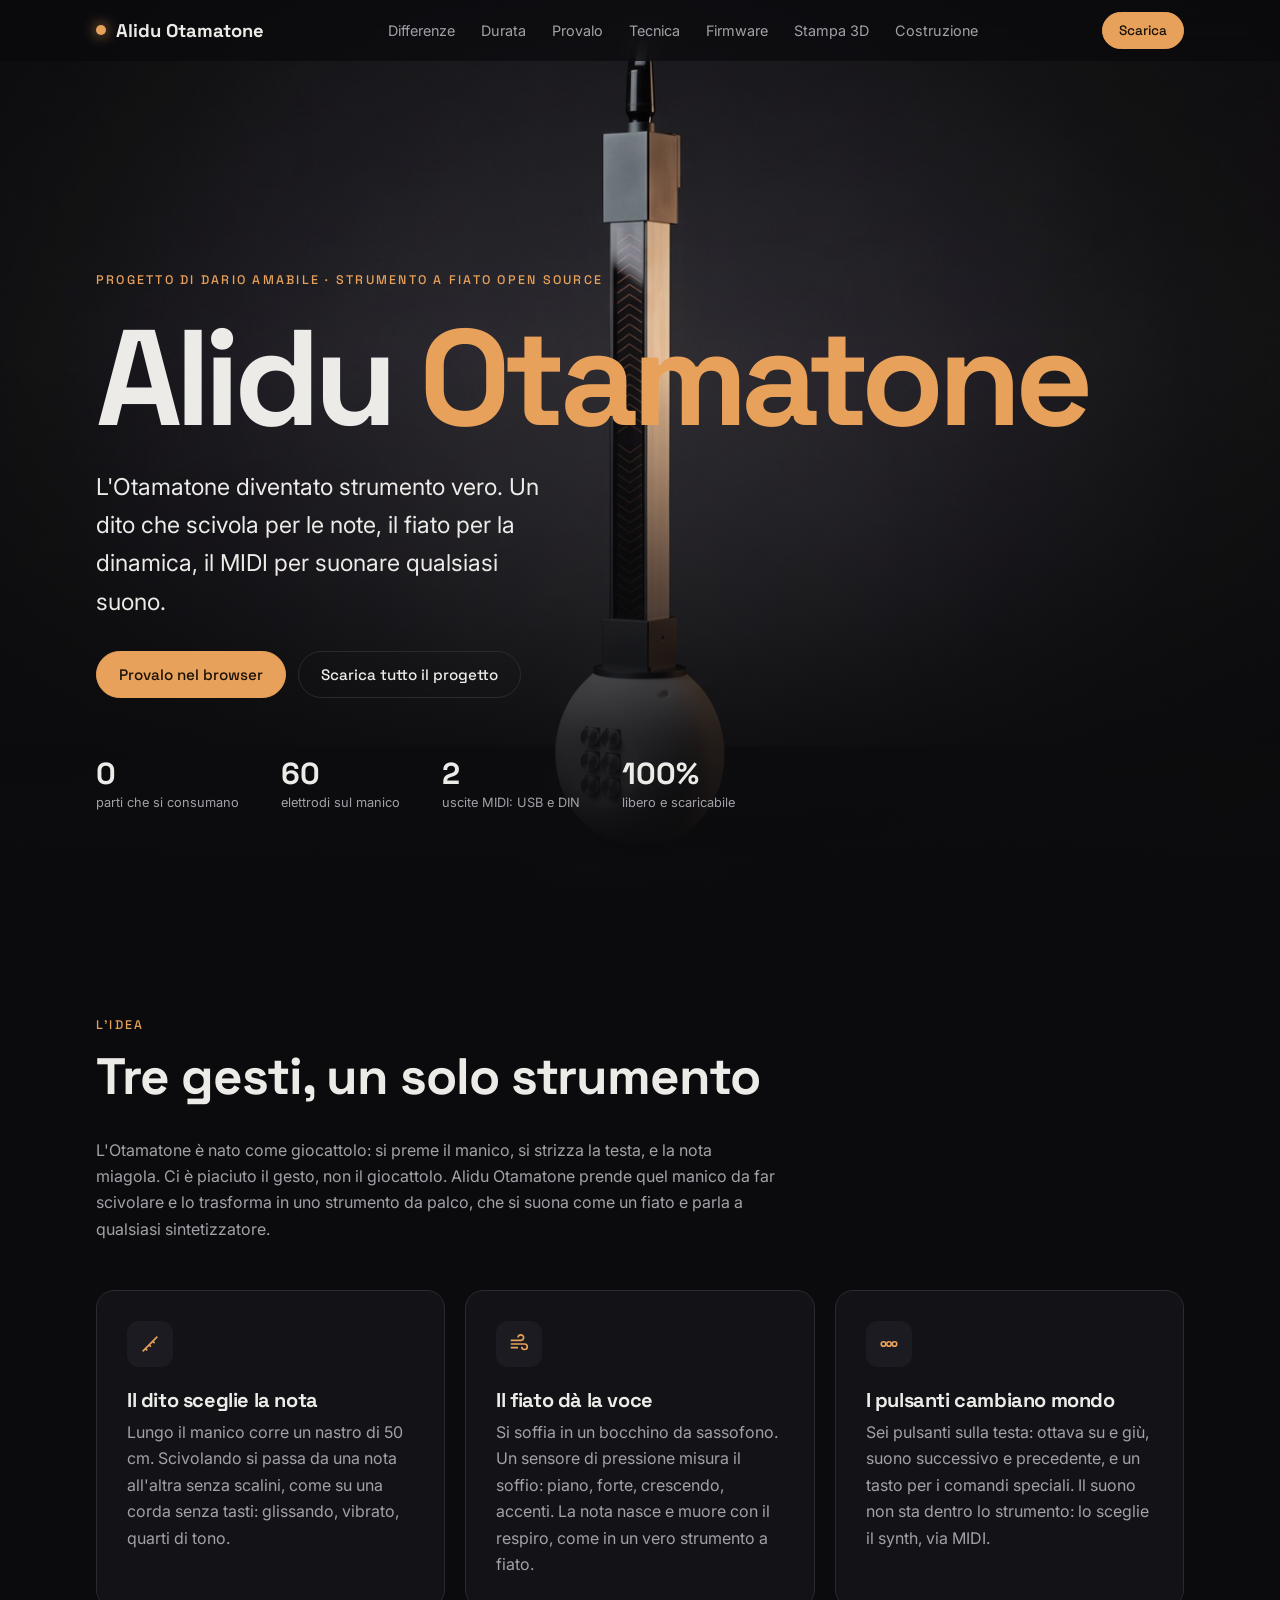
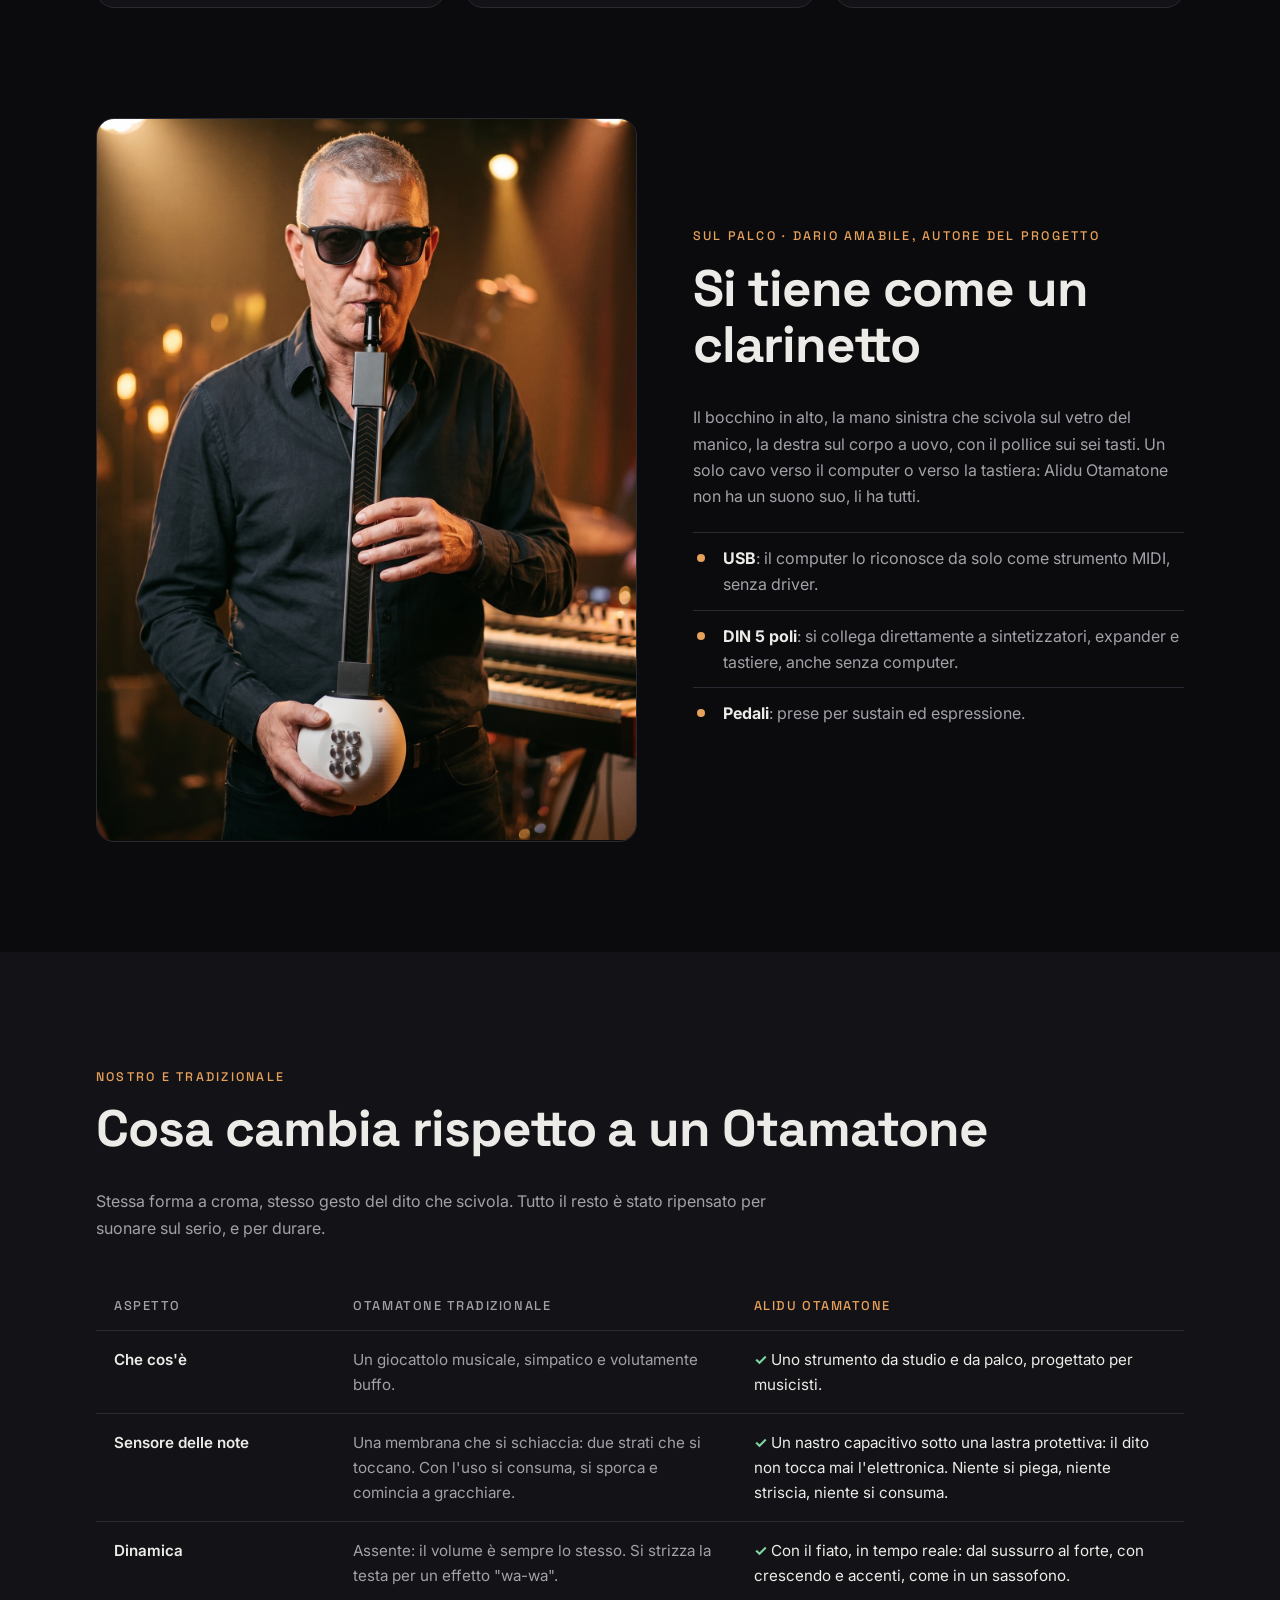
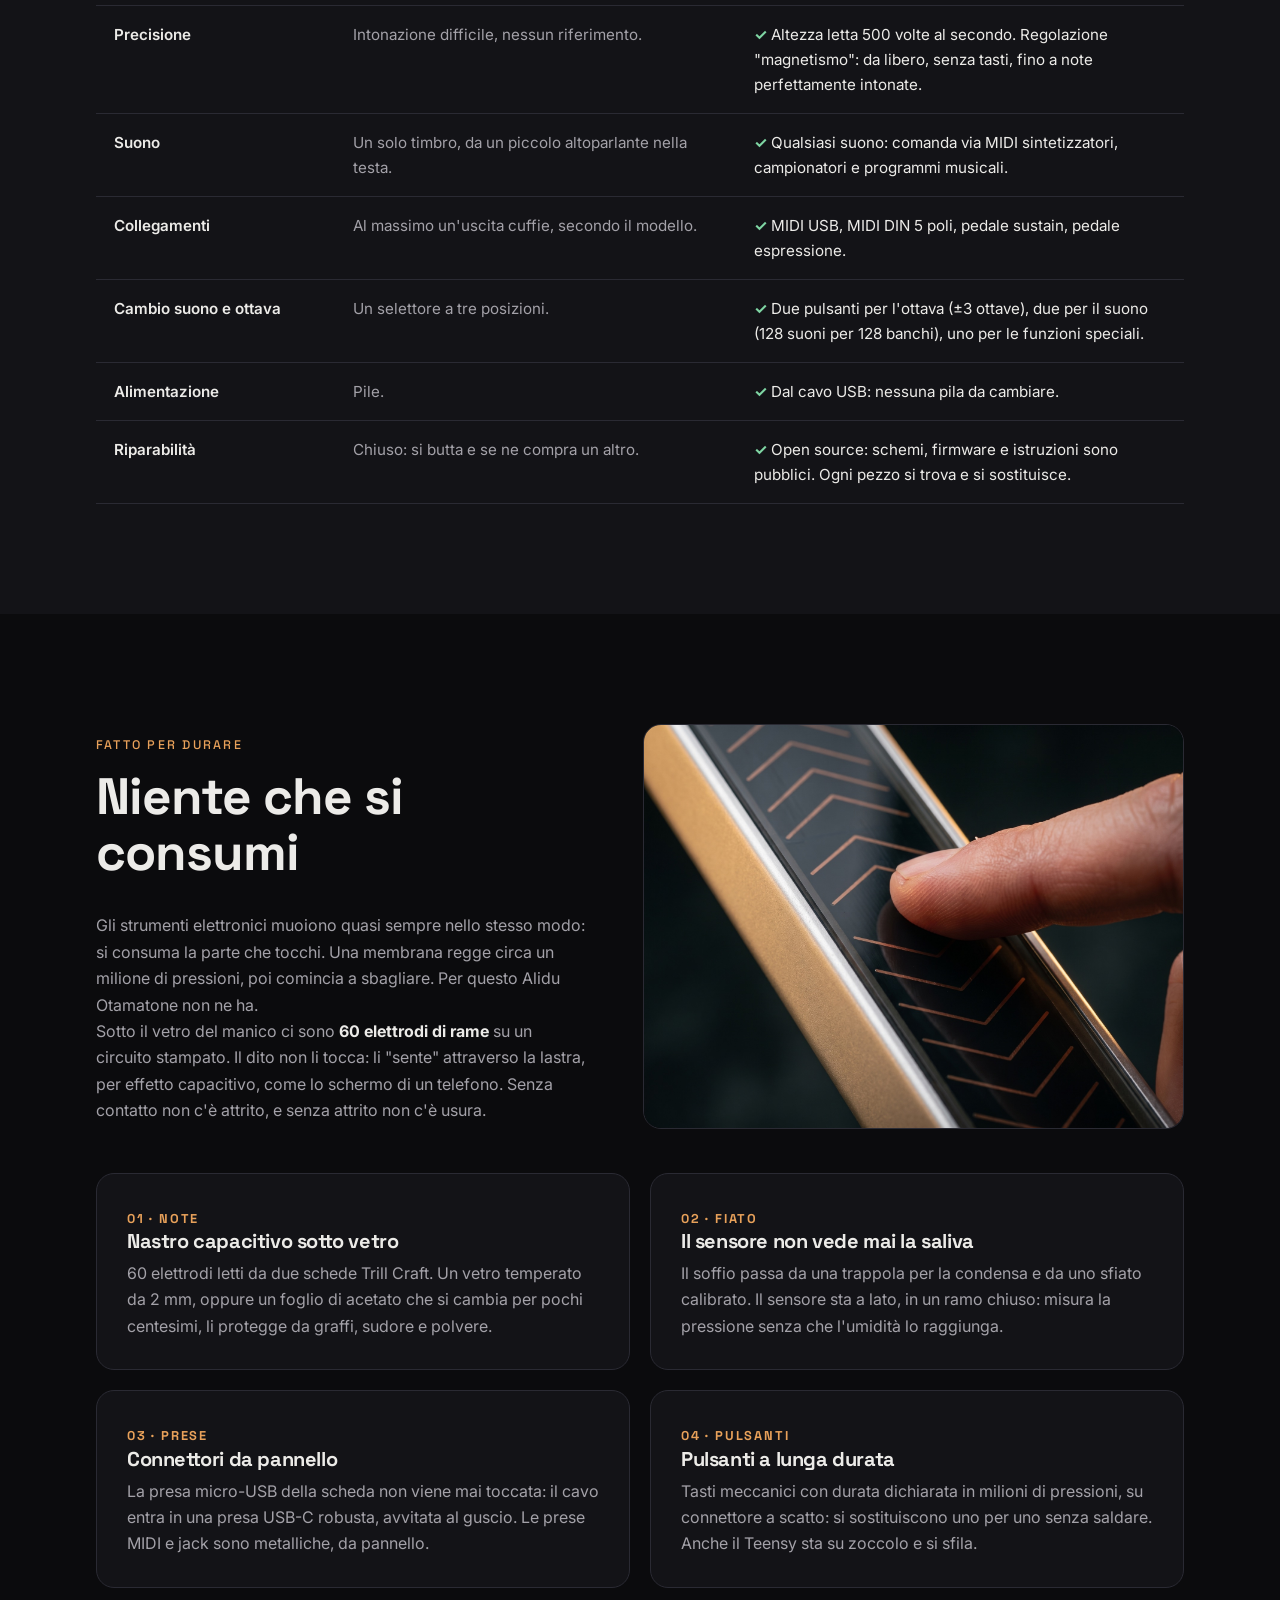
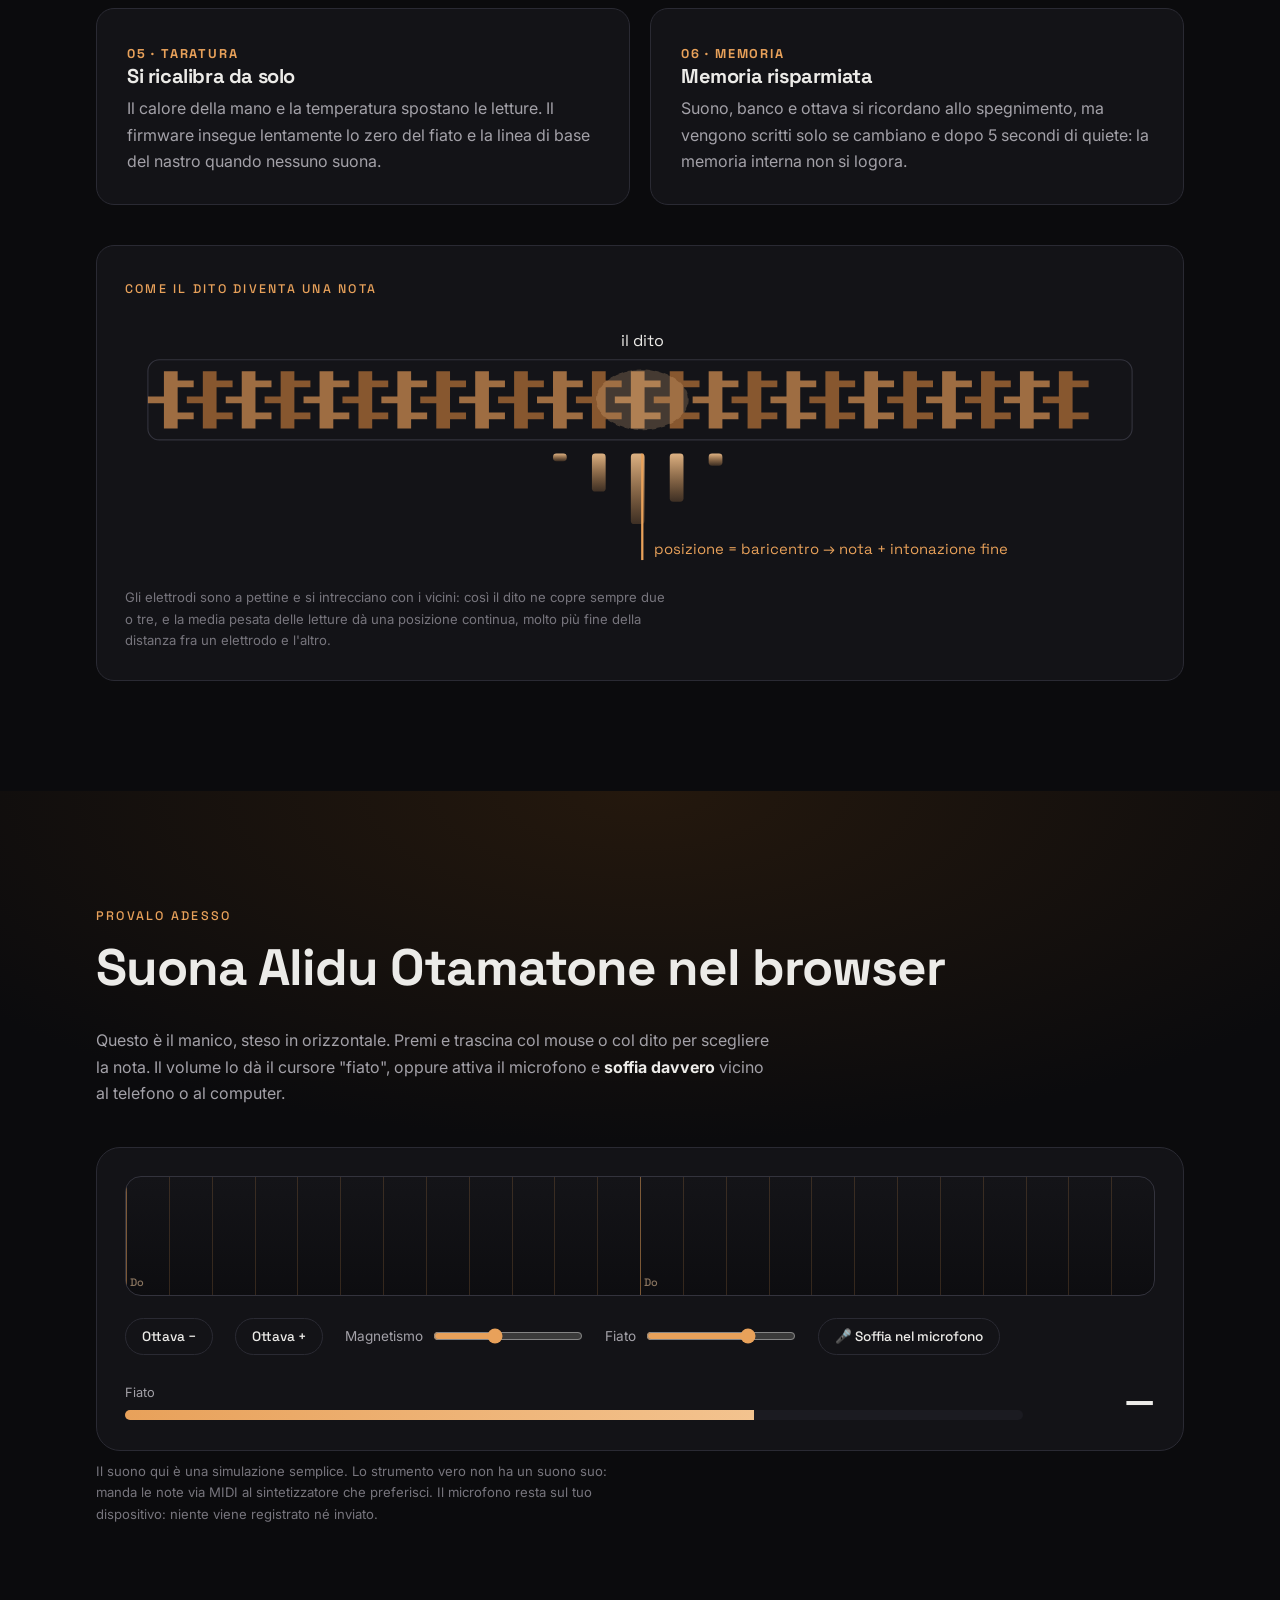
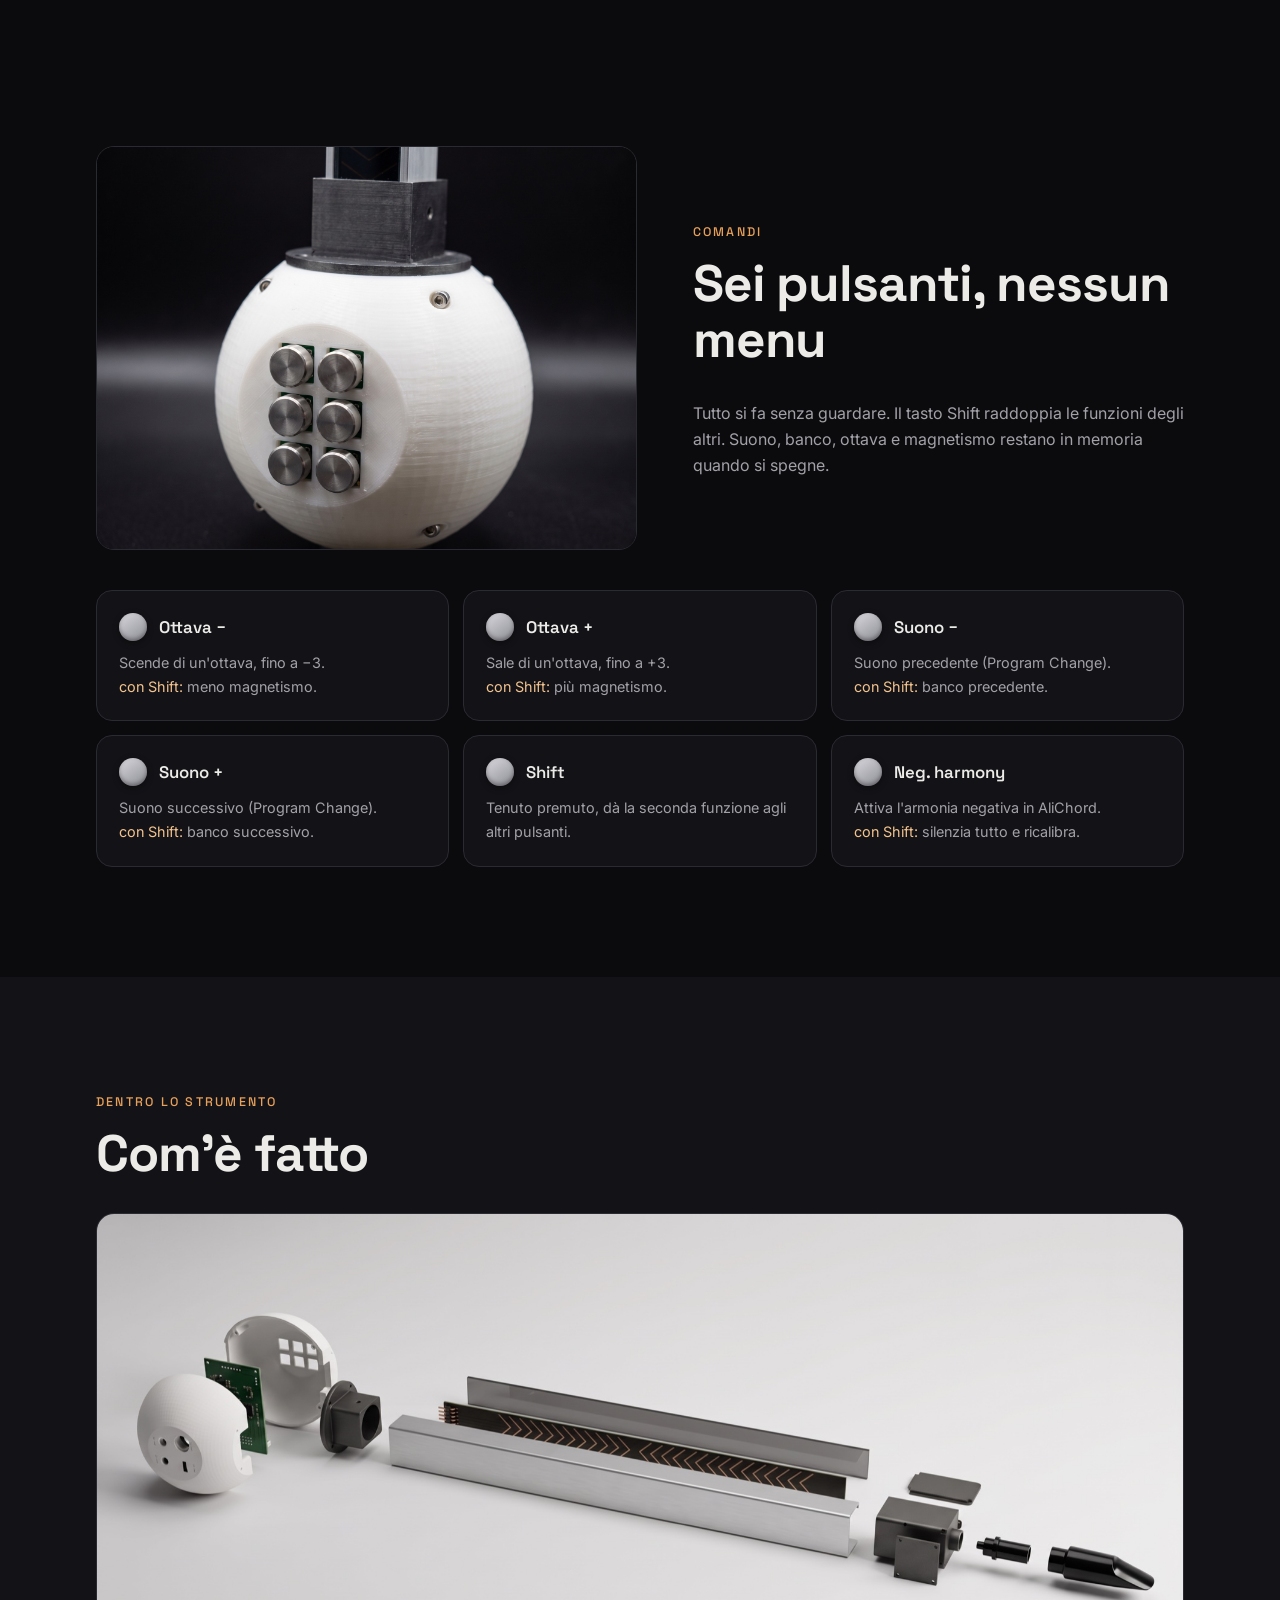
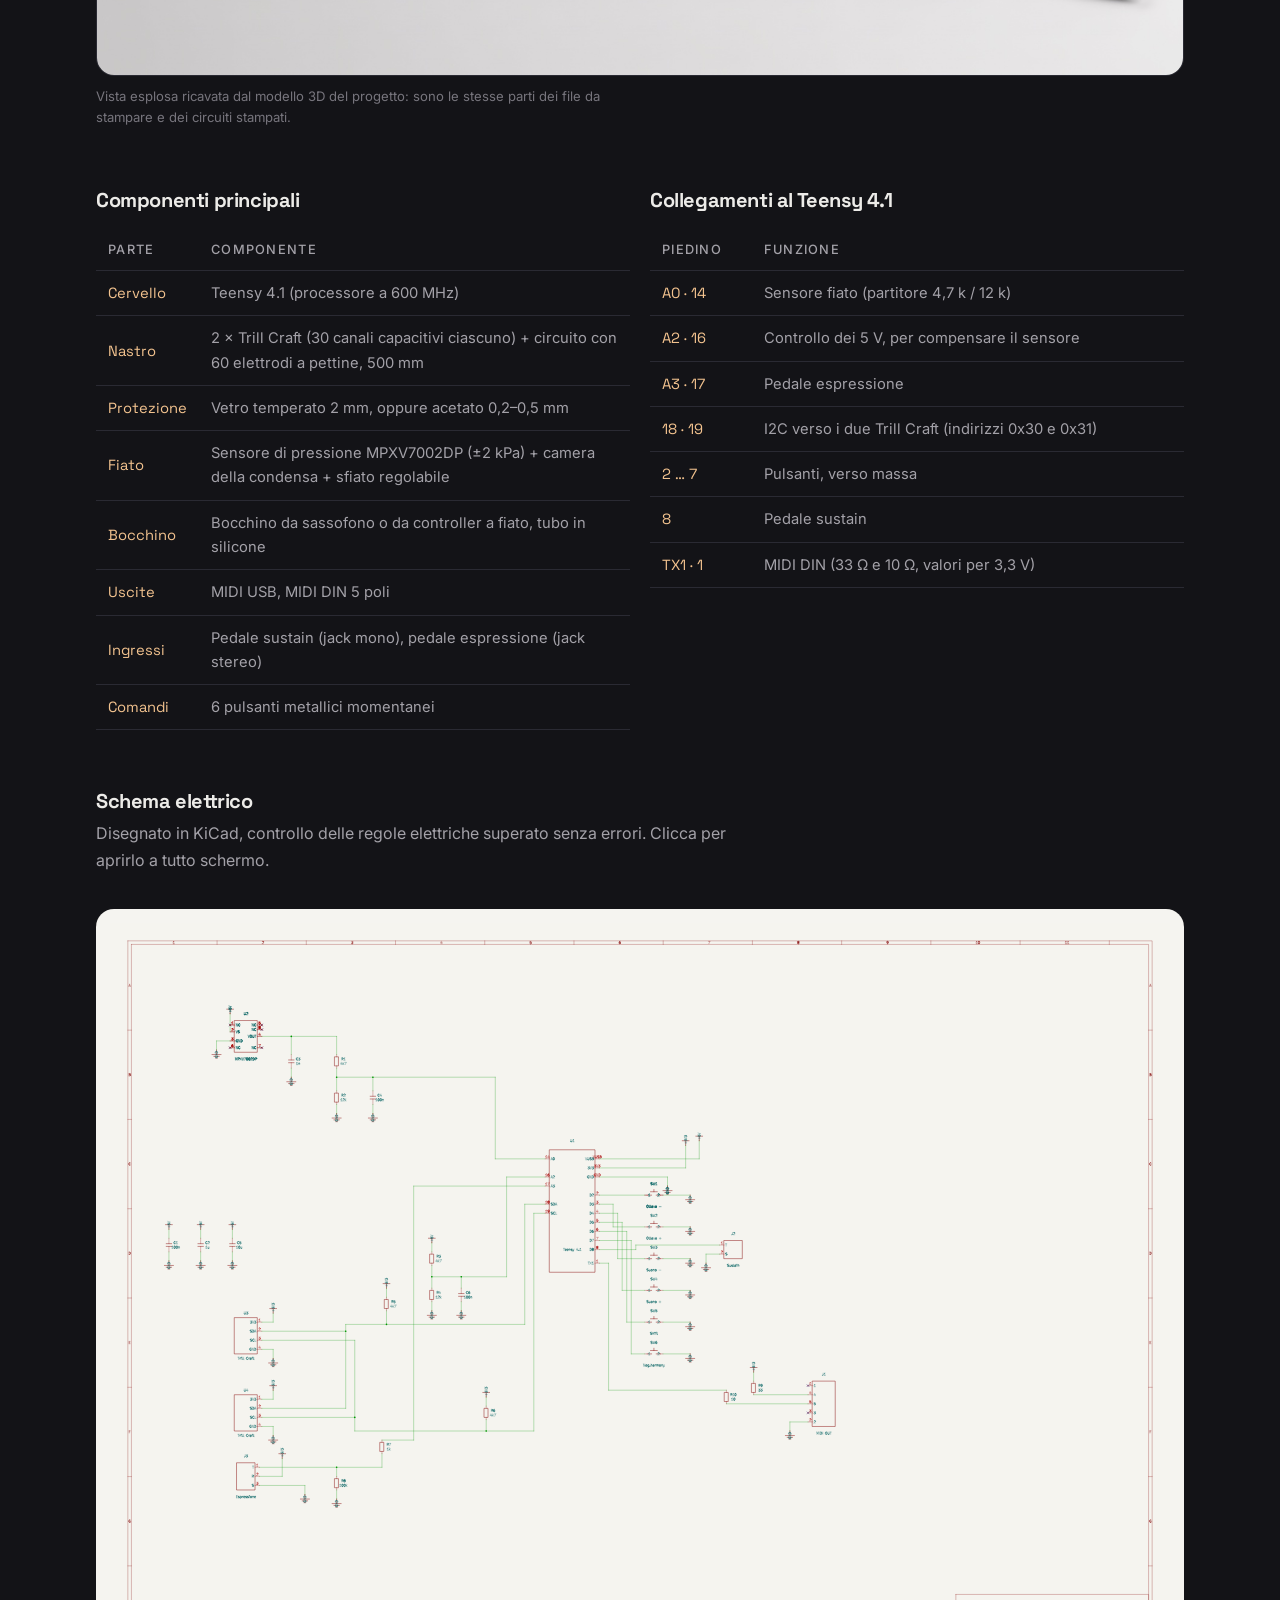
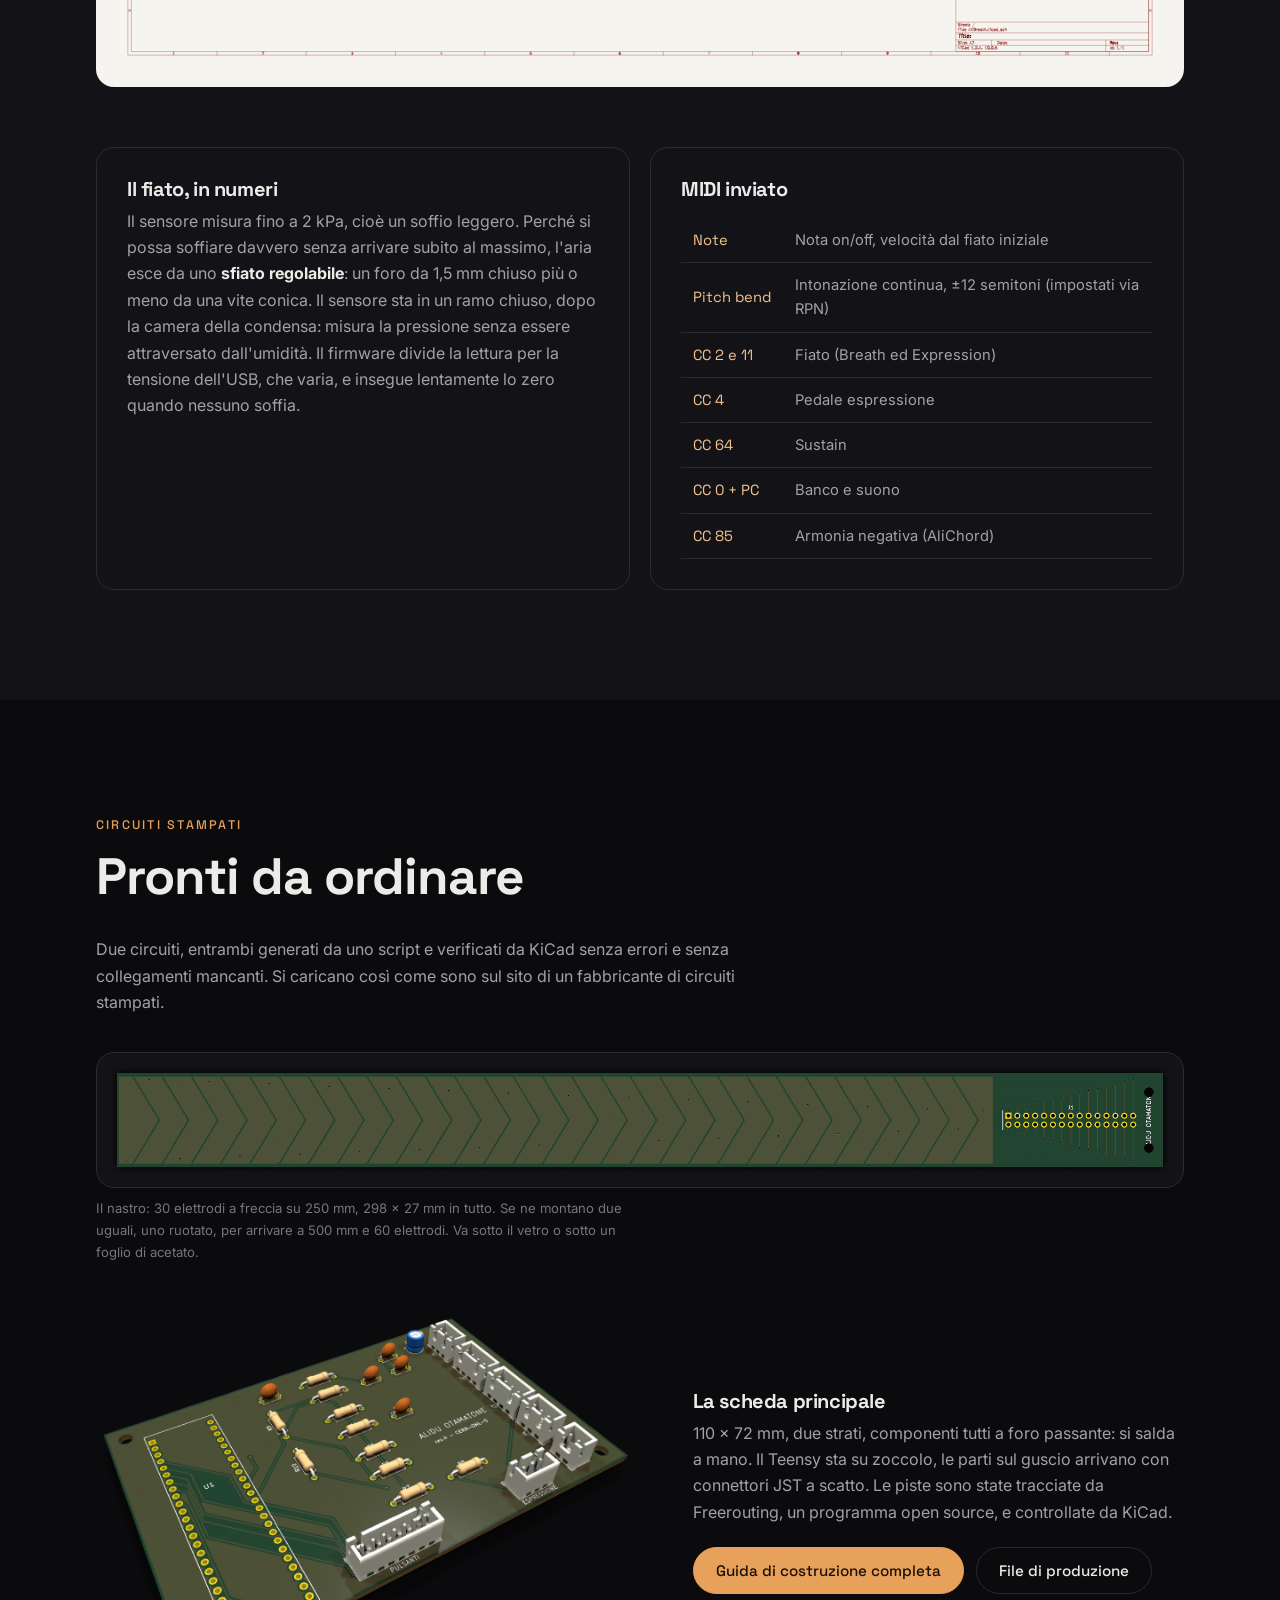
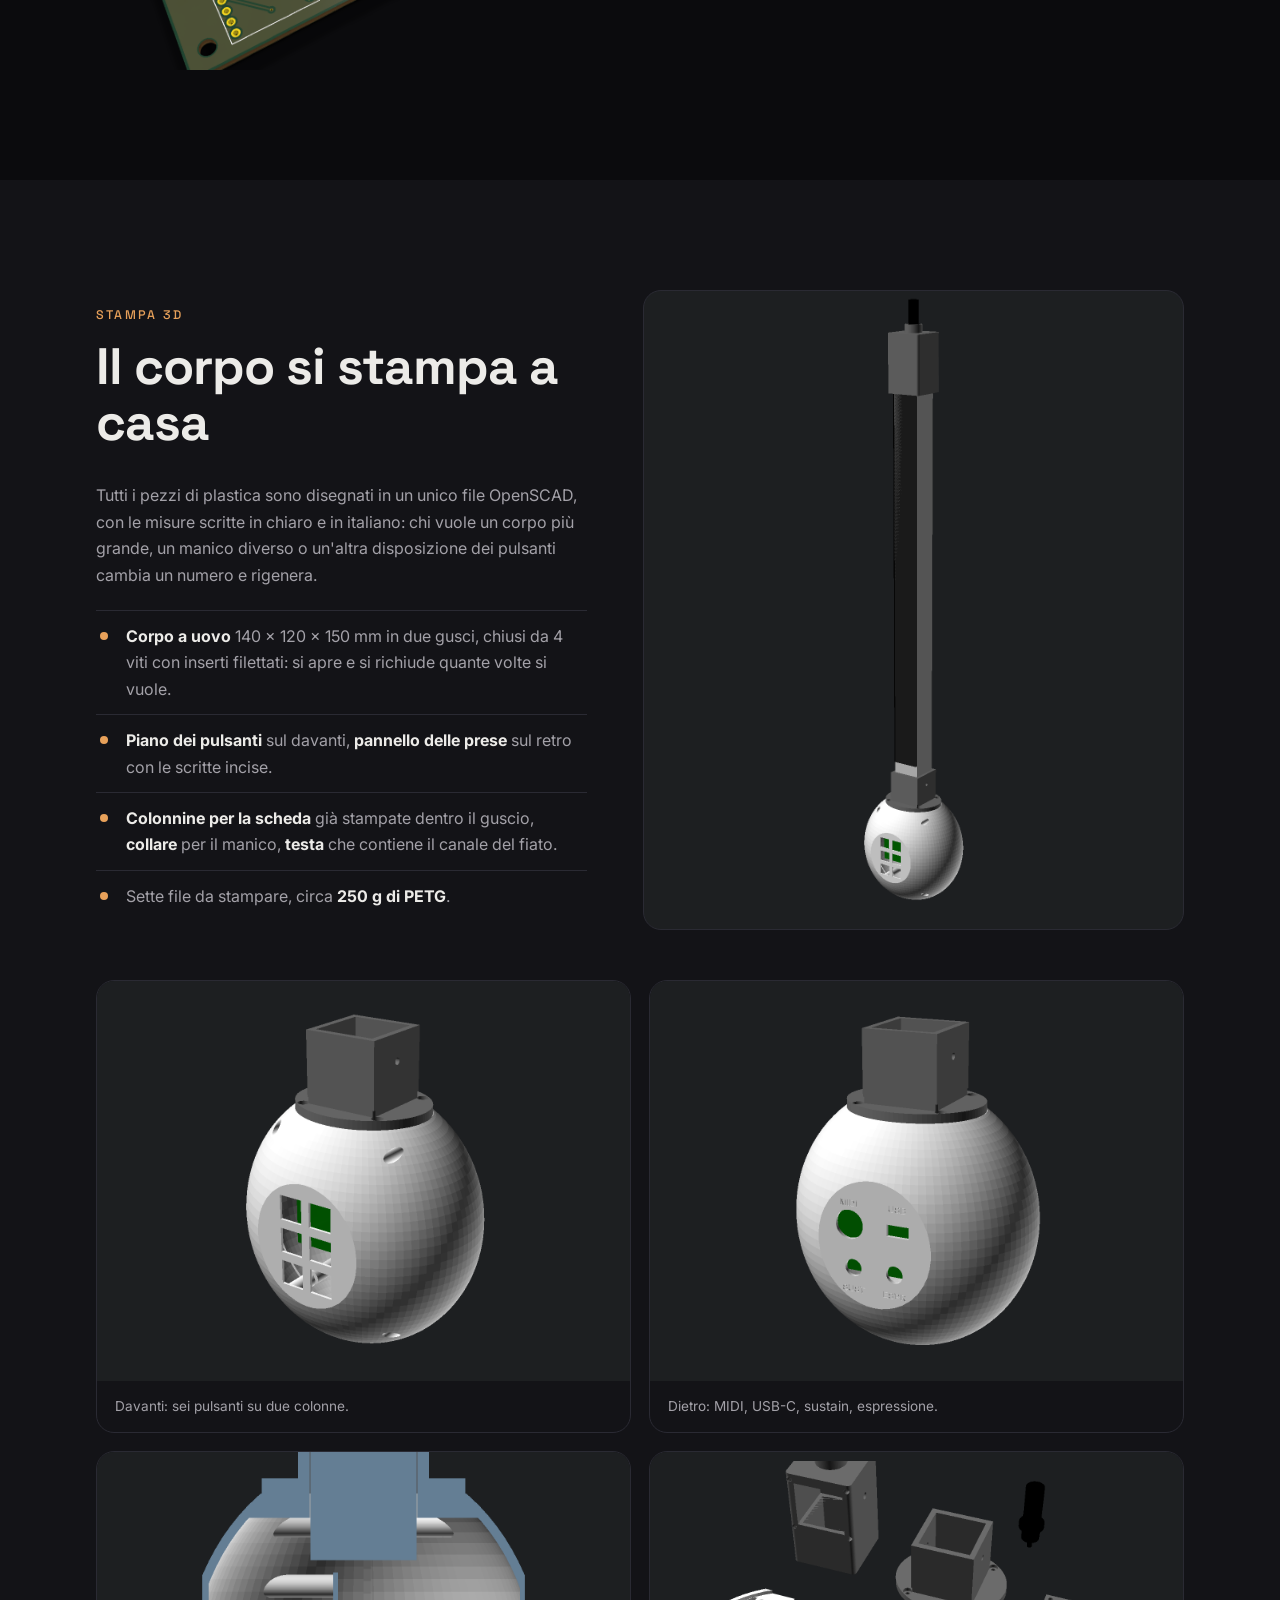
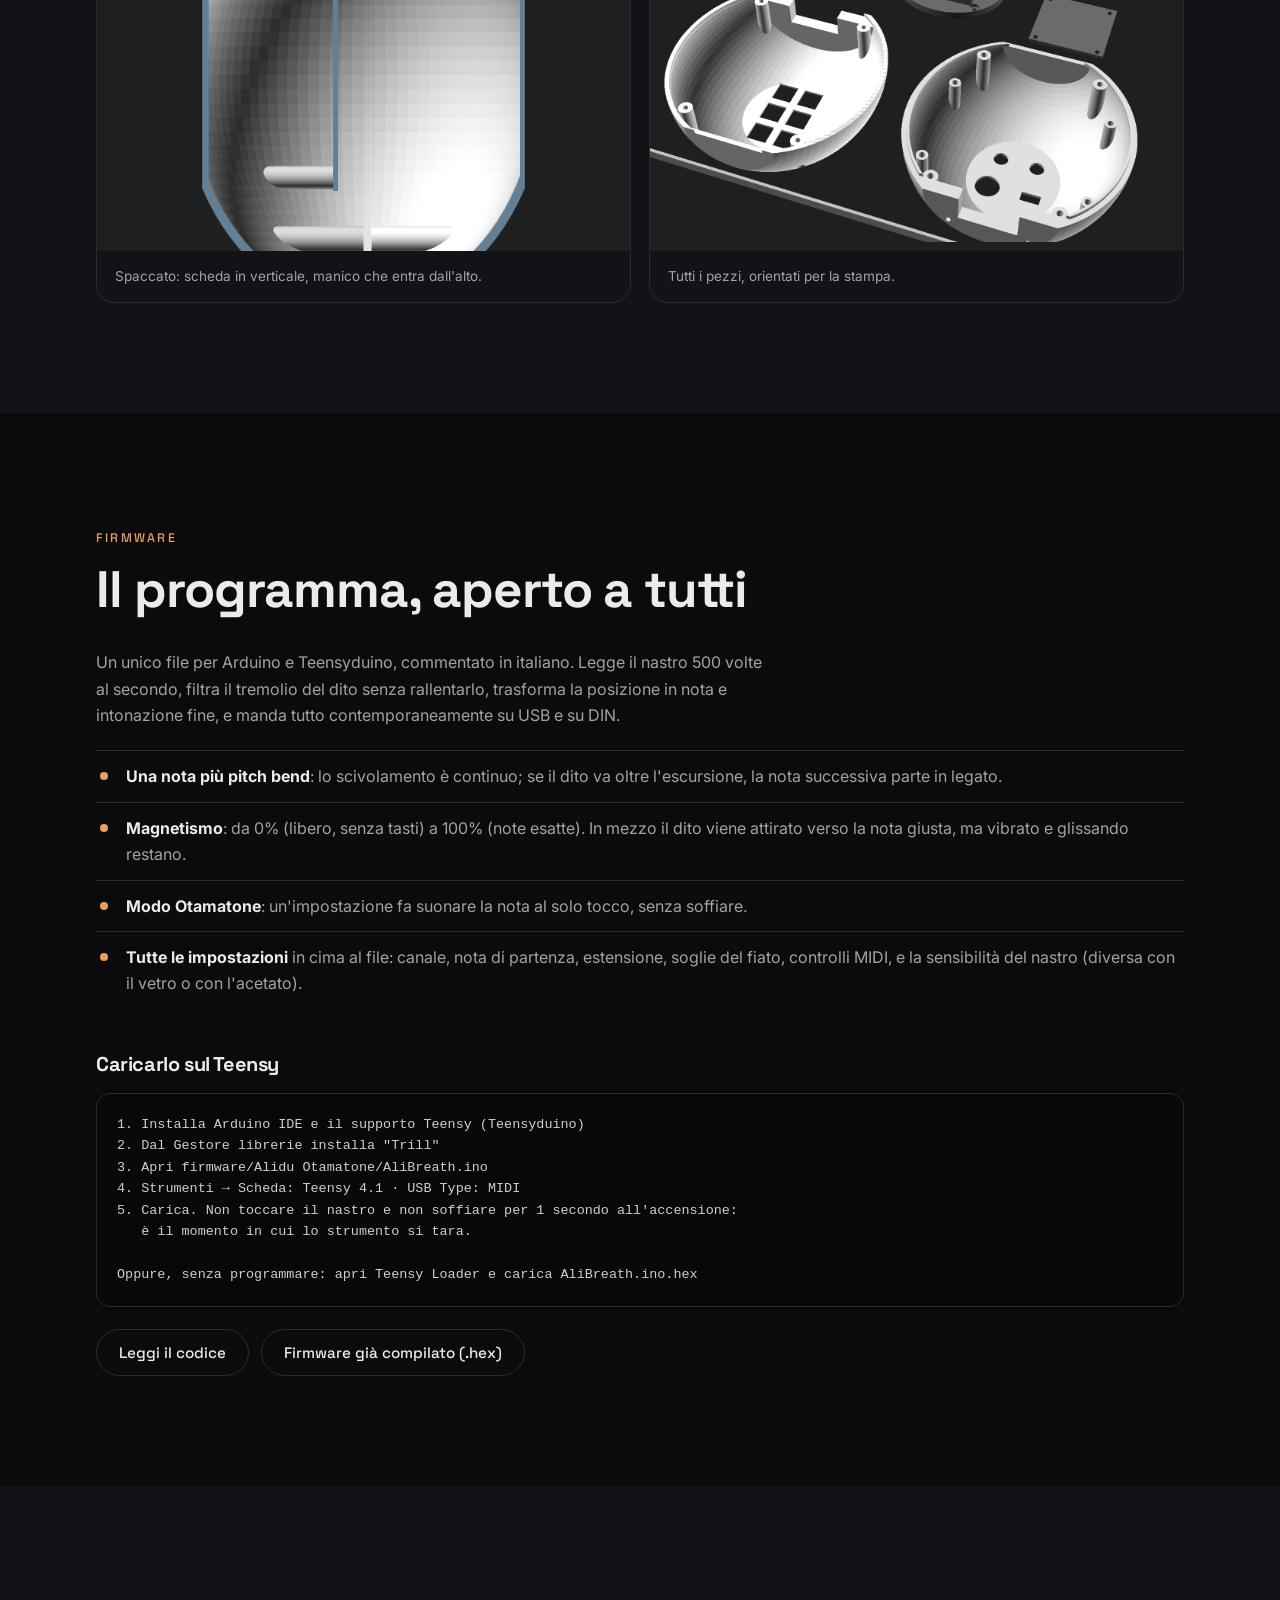
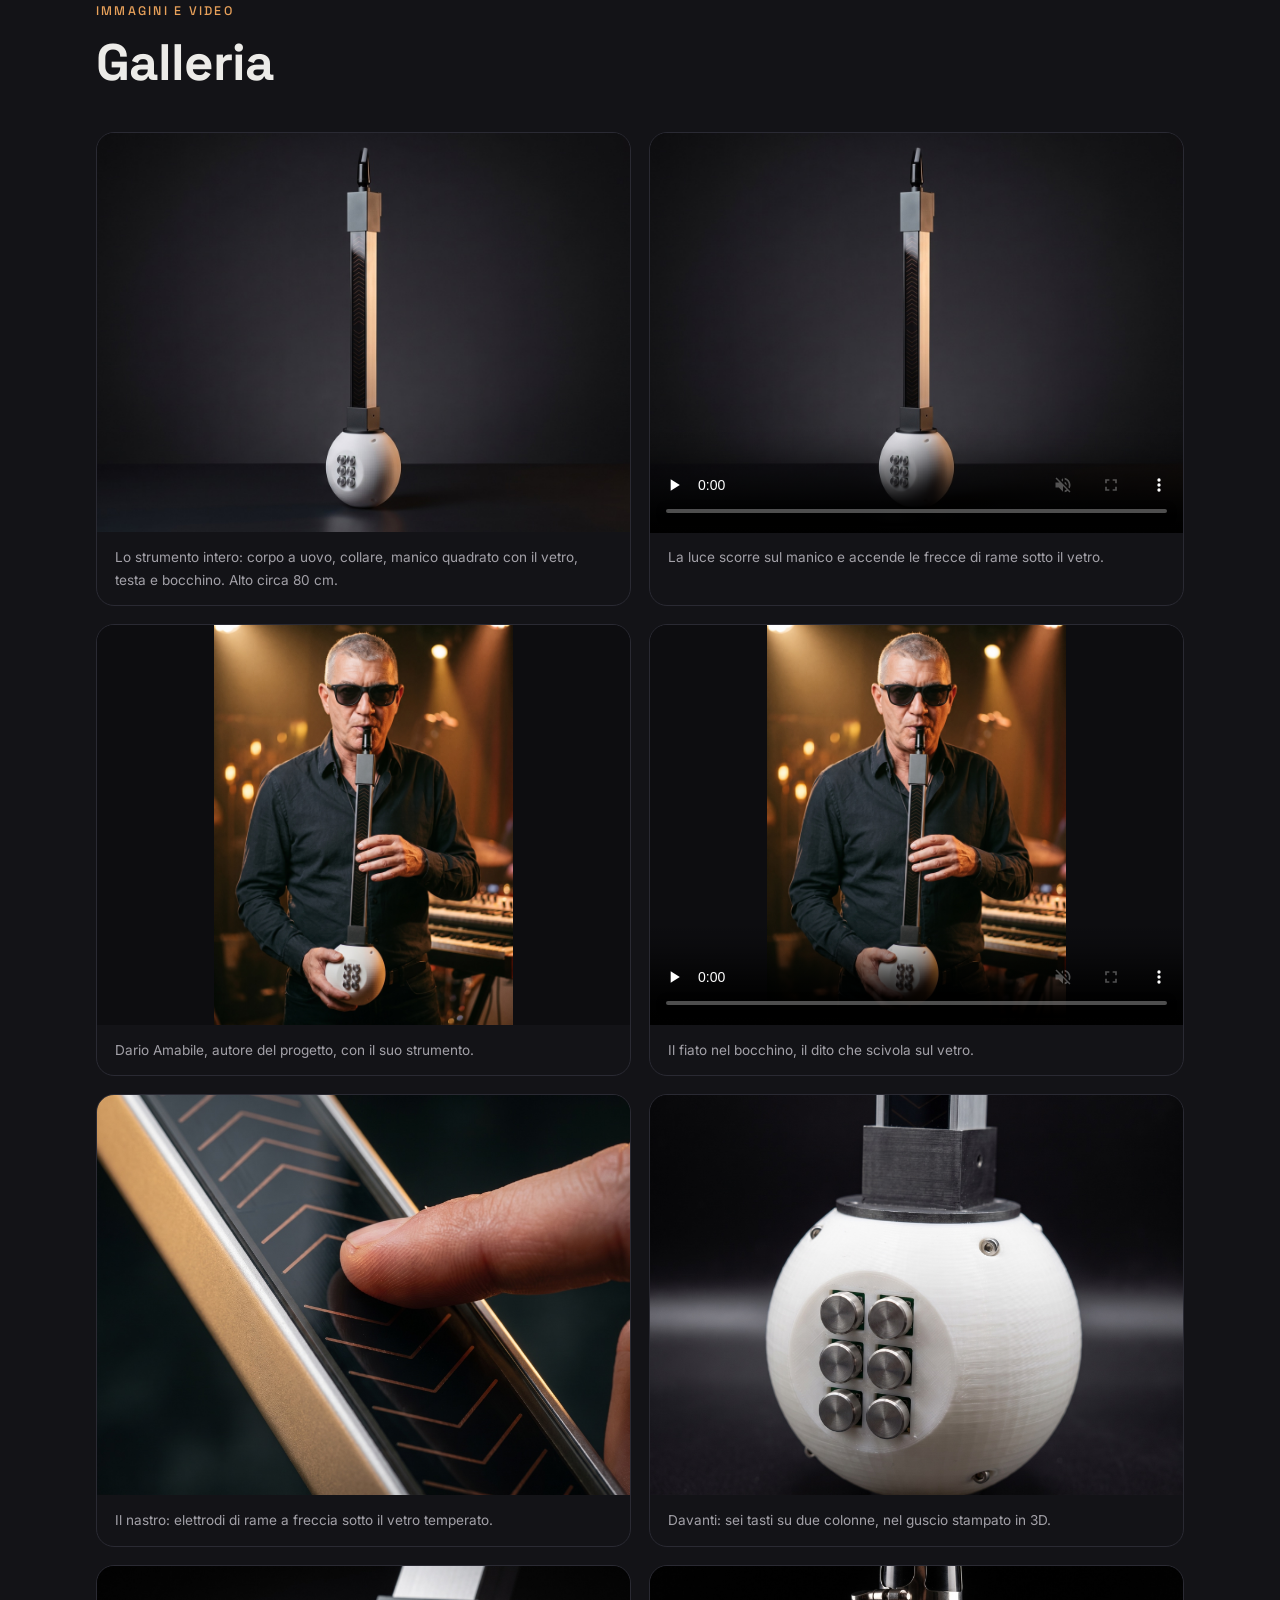
<file: docs/index.html>
<!doctype html>
<html lang="it">
<head>
<meta charset="utf-8">
<meta name="viewport" content="width=device-width, initial-scale=1">
<title>Alidu Otamatone — progetto di Dario Amabile</title>
<meta name="description" content="Alidu Otamatone: un Otamatone professionale a fiato. Nastro capacitivo senza usura, sensore di fiato, uscita MIDI, Teensy 4.1. Progetto open source: schemi, firmware e documentazione scaricabili.">
<meta property="og:title" content="Alidu Otamatone — progetto di Dario Amabile">
<meta property="og:description" content="Si suona scivolando un dito e soffiando. Nessuna parte che si consuma. Tutto il progetto è libero e scaricabile.">
<meta property="og:image" content="img/prodotto.jpg">
<link rel="icon" href="img/favicon.svg" type="image/svg+xml">
<link rel="preconnect" href="https://fonts.googleapis.com">
<link rel="preconnect" href="https://fonts.gstatic.com" crossorigin>
<link href="https://fonts.googleapis.com/css2?family=Space+Grotesk:wght@400;500;700&family=Inter:wght@400;500;600&display=swap" rel="stylesheet">
<link rel="stylesheet" href="stile.css?v=2">
</head>
<body>

<nav id="nav"><div class="wrap">
  <a class="marchio" href="#"><i></i>Alidu Otamatone</a>
  <ul>
    <li><a href="#confronto">Differenze</a></li>
    <li><a href="#eterno">Durata</a></li>
    <li><a href="#prova">Provalo</a></li>
    <li><a href="#tecnica">Tecnica</a></li>
    <li><a href="#firmware">Firmware</a></li>
    <li><a href="#meccanica">Stampa 3D</a></li>
    <li><a href="costruzione.html">Costruzione</a></li>
  </ul>
  <a class="bottone pieno piccolo" href="#scarica">Scarica</a>
</div></nav>

<!-- ============ APERTURA ============ -->
<header class="apertura">
  <img class="sfondo" src="img/prodotto.jpg" alt="">
  <video id="videoApertura" autoplay muted loop playsinline poster="img/prodotto.jpg">
    <source src="video/giro.mp4" type="video/mp4">
  </video>
  <div class="wrap">
    <span class="etichetta">Progetto di Dario Amabile · strumento a fiato open source</span>
    <h1>Alidu <span>Otamatone</span></h1>
    <p class="sotto">L'Otamatone diventato strumento vero. Un dito che scivola per le note, il fiato per la dinamica, il MIDI per suonare qualsiasi suono.</p>
    <div class="azioni">
      <a class="bottone pieno" href="#prova">Provalo nel browser</a>
      <a class="bottone" href="#scarica">Scarica tutto il progetto</a>
    </div>
    <div class="cifre">
      <div>0<small>parti che si consumano</small></div>
      <div>60<small>elettrodi sul manico</small></div>
      <div>2<small>uscite MIDI: USB e DIN</small></div>
      <div>100%<small>libero e scaricabile</small></div>
    </div>
  </div>
</header>

<!-- ============ TRE GESTI ============ -->
<section id="idea"><div class="wrap appare">
  <span class="etichetta">L'idea</span>
  <h2>Tre gesti, un solo strumento</h2>
  <p>L'Otamatone è nato come giocattolo: si preme il manico, si strizza la testa, e la nota miagola. Ci è piaciuto il gesto, non il giocattolo. Alidu Otamatone prende quel manico da far scivolare e lo trasforma in uno strumento da palco, che si suona come un fiato e parla a qualsiasi sintetizzatore.</p>
  <div class="griglia3">
    <div class="carta">
      <div class="icona"><svg width="22" height="22" viewBox="0 0 24 24" fill="none" stroke="currentColor" stroke-width="1.8"><path d="M4 20 20 4M7 17l2 2M11 13l2 2M15 9l2 2"/></svg></div>
      <h3>Il dito sceglie la nota</h3>
      <p>Lungo il manico corre un nastro di 50 cm. Scivolando si passa da una nota all'altra senza scalini, come su una corda senza tasti: glissando, vibrato, quarti di tono.</p>
    </div>
    <div class="carta">
      <div class="icona"><svg width="22" height="22" viewBox="0 0 24 24" fill="none" stroke="currentColor" stroke-width="1.8"><path d="M3 8h11a3 3 0 1 0-3-3M3 12h15a3 3 0 1 1-3 3M3 16h8"/></svg></div>
      <h3>Il fiato dà la voce</h3>
      <p>Si soffia in un bocchino da sassofono. Un sensore di pressione misura il soffio: piano, forte, crescendo, accenti. La nota nasce e muore con il respiro, come in un vero strumento a fiato.</p>
    </div>
    <div class="carta">
      <div class="icona"><svg width="22" height="22" viewBox="0 0 24 24" fill="none" stroke="currentColor" stroke-width="1.8"><circle cx="6" cy="12" r="2.5"/><circle cx="12" cy="12" r="2.5"/><circle cx="18" cy="12" r="2.5"/></svg></div>
      <h3>I pulsanti cambiano mondo</h3>
      <p>Sei pulsanti sulla testa: ottava su e giù, suono successivo e precedente, e un tasto per i comandi speciali. Il suono non sta dentro lo strumento: lo sceglie il synth, via MIDI.</p>
    </div>
  </div>
</div></section>

<!-- ============ MUSICISTA ============ -->
<section style="padding-top:0"><div class="wrap affianco appare">
  <div class="media">
    <video autoplay muted loop playsinline poster="img/musicista.jpg"><source src="video/suona.mp4" type="video/mp4"></video>
  </div>
  <div>
    <span class="etichetta">Sul palco · Dario Amabile, autore del progetto</span>
    <h2>Si tiene come un clarinetto</h2>
    <p>Il bocchino in alto, la mano sinistra che scivola sul vetro del manico, la destra sul corpo a uovo, con il pollice sui sei tasti. Un solo cavo verso il computer o verso la tastiera: Alidu Otamatone non ha un suono suo, li ha tutti.</p>
    <ul class="punti">
      <li><strong>USB</strong>: il computer lo riconosce da solo come strumento MIDI, senza driver.</li>
      <li><strong>DIN 5 poli</strong>: si collega direttamente a sintetizzatori, expander e tastiere, anche senza computer.</li>
      <li><strong>Pedali</strong>: prese per sustain ed espressione.</li>
    </ul>
  </div>
</div></section>

<!-- ============ CONFRONTO ============ -->
<section id="confronto" class="confronto"><div class="wrap appare">
  <span class="etichetta">Nostro e tradizionale</span>
  <h2>Cosa cambia rispetto a un Otamatone</h2>
  <p>Stessa forma a croma, stesso gesto del dito che scivola. Tutto il resto è stato ripensato per suonare sul serio, e per durare.</p>
  <div class="scorri">
  <table class="tabella">
    <thead><tr><th>Aspetto</th><th>Otamatone tradizionale</th><th>Alidu Otamatone</th></tr></thead>
    <tbody>
      <tr><td>Che cos'è</td><td>Un giocattolo musicale, simpatico e volutamente buffo.</td><td>Uno strumento da studio e da palco, progettato per musicisti.</td></tr>
      <tr><td>Sensore delle note</td><td>Una membrana che si schiaccia: due strati che si toccano. Con l'uso si consuma, si sporca e comincia a gracchiare.</td><td>Un nastro capacitivo sotto una lastra protettiva: il dito non tocca mai l'elettronica. Niente si piega, niente striscia, niente si consuma.</td></tr>
      <tr><td>Dinamica</td><td>Assente: il volume è sempre lo stesso. Si strizza la testa per un effetto "wa-wa".</td><td>Con il fiato, in tempo reale: dal sussurro al forte, con crescendo e accenti, come in un sassofono.</td></tr>
      <tr><td>Precisione</td><td>Intonazione difficile, nessun riferimento.</td><td>Altezza letta 500 volte al secondo. Regolazione "magnetismo": da libero, senza tasti, fino a note perfettamente intonate.</td></tr>
      <tr><td>Suono</td><td>Un solo timbro, da un piccolo altoparlante nella testa.</td><td>Qualsiasi suono: comanda via MIDI sintetizzatori, campionatori e programmi musicali.</td></tr>
      <tr><td>Collegamenti</td><td>Al massimo un'uscita cuffie, secondo il modello.</td><td>MIDI USB, MIDI DIN 5 poli, pedale sustain, pedale espressione.</td></tr>
      <tr><td>Cambio suono e ottava</td><td>Un selettore a tre posizioni.</td><td>Due pulsanti per l'ottava (±3 ottave), due per il suono (128 suoni per 128 banchi), uno per le funzioni speciali.</td></tr>
      <tr><td>Alimentazione</td><td>Pile.</td><td>Dal cavo USB: nessuna pila da cambiare.</td></tr>
      <tr><td>Riparabilità</td><td>Chiuso: si butta e se ne compra un altro.</td><td>Open source: schemi, firmware e istruzioni sono pubblici. Ogni pezzo si trova e si sostituisce.</td></tr>
    </tbody>
  </table>
  </div>
</div></section>

<!-- ============ ETERNO ============ -->
<section id="eterno"><div class="wrap">
  <div class="affianco inverso appare">
    <div class="media"><img src="img/nastro.jpg" alt="Un dito scivola sul vetro del manico quadrato: sotto si vedono gli elettrodi di rame a freccia" loading="lazy"></div>
    <div>
      <span class="etichetta">Fatto per durare</span>
      <h2>Niente che si consumi</h2>
      <p>Gli strumenti elettronici muoiono quasi sempre nello stesso modo: si consuma la parte che tocchi. Una membrana regge circa un milione di pressioni, poi comincia a sbagliare. Per questo Alidu Otamatone non ne ha.</p>
      <p>Sotto il vetro del manico ci sono <strong>60 elettrodi di rame</strong> su un circuito stampato. Il dito non li tocca: li "sente" attraverso la lastra, per effetto capacitivo, come lo schermo di un telefono. Senza contatto non c'è attrito, e senza attrito non c'è usura.</p>
    </div>
  </div>
  <div class="griglia2 appare">
    <div class="carta"><span class="numero">01 · NOTE</span><h3>Nastro capacitivo sotto vetro</h3><p>60 elettrodi letti da due schede Trill Craft. Un vetro temperato da 2 mm, oppure un foglio di acetato che si cambia per pochi centesimi, li protegge da graffi, sudore e polvere.</p></div>
    <div class="carta"><span class="numero">02 · FIATO</span><h3>Il sensore non vede mai la saliva</h3><p>Il soffio passa da una trappola per la condensa e da uno sfiato calibrato. Il sensore sta a lato, in un ramo chiuso: misura la pressione senza che l'umidità lo raggiunga.</p></div>
    <div class="carta"><span class="numero">03 · PRESE</span><h3>Connettori da pannello</h3><p>La presa micro-USB della scheda non viene mai toccata: il cavo entra in una presa USB-C robusta, avvitata al guscio. Le prese MIDI e jack sono metalliche, da pannello.</p></div>
    <div class="carta"><span class="numero">04 · PULSANTI</span><h3>Pulsanti a lunga durata</h3><p>Tasti meccanici con durata dichiarata in milioni di pressioni, su connettore a scatto: si sostituiscono uno per uno senza saldare. Anche il Teensy sta su zoccolo e si sfila.</p></div>
    <div class="carta"><span class="numero">05 · TARATURA</span><h3>Si ricalibra da solo</h3><p>Il calore della mano e la temperatura spostano le letture. Il firmware insegue lentamente lo zero del fiato e la linea di base del nastro quando nessuno suona.</p></div>
    <div class="carta"><span class="numero">06 · MEMORIA</span><h3>Memoria risparmiata</h3><p>Suono, banco e ottava si ricordano allo spegnimento, ma vengono scritti solo se cambiano e dopo 5 secondi di quiete: la memoria interna non si logora.</p></div>
  </div>

  <div class="diagramma appare">
    <span class="etichetta">Come il dito diventa una nota</span>
    <svg viewBox="0 0 900 230" role="img" aria-label="Elettrodi a pettine intrecciati: il dito copre due o tre elettrodi e la posizione si calcola come baricentro">
      <defs><linearGradient id="g" x1="0" x2="0" y1="0" y2="1"><stop offset="0" stop-color="#f3c38f" stop-opacity=".9"/><stop offset="1" stop-color="#e8a15a" stop-opacity=".2"/></linearGradient></defs>
      <rect x="20" y="40" width="860" height="70" rx="10" fill="#141418" stroke="#33333d"/>
      <g id="elettrodi"></g>
      <ellipse cx="452" cy="75" rx="40" ry="26" fill="#f3c38f" opacity=".22" stroke="#f3c38f" stroke-dasharray="4 4"/>
      <text x="452" y="28" text-anchor="middle" fill="#ecebe8" font-family="Space Grotesk" font-size="14">il dito</text>
      <g id="barre"></g>
      <line x1="452" y1="122" x2="452" y2="215" stroke="#e8a15a" stroke-width="2"/>
      <text x="462" y="210" fill="#e8a15a" font-family="Space Grotesk" font-size="13">posizione = baricentro → nota + intonazione fine</text>
    </svg>
    <p class="nota">Gli elettrodi sono a pettine e si intrecciano con i vicini: così il dito ne copre sempre due o tre, e la media pesata delle letture dà una posizione continua, molto più fine della distanza fra un elettrodo e l'altro.</p>
  </div>
</div></section>

<!-- ============ PROVA ============ -->
<section id="prova" class="prova"><div class="wrap appare">
  <span class="etichetta">Provalo adesso</span>
  <h2>Suona Alidu Otamatone nel browser</h2>
  <p>Questo è il manico, steso in orizzontale. Premi e trascina col mouse o col dito per scegliere la nota. Il volume lo dà il cursore "fiato", oppure attiva il microfono e <strong>soffia davvero</strong> vicino al telefono o al computer.</p>
  <div class="strumento">
    <div id="manico"><div id="dito"></div></div>
    <div class="comandi">
      <button class="bottone piccolo" id="ottGiu">Ottava −</button>
      <button class="bottone piccolo" id="ottSu">Ottava +</button>
      <label>Magnetismo <input type="range" id="magnete" min="0" max="100" value="40"></label>
      <label>Fiato <input type="range" id="fiatoMano" min="0" max="100" value="70"></label>
      <button class="bottone piccolo" id="micro">🎤 Soffia nel microfono</button>
      <div class="misura"><span style="font-size:.8rem;color:var(--tenue)">Fiato</span><div class="barra"><i id="barraFiato"></i></div></div>
      <div id="leggiNota">—</div>
    </div>
  </div>
  <p class="nota">Il suono qui è una simulazione semplice. Lo strumento vero non ha un suono suo: manda le note via MIDI al sintetizzatore che preferisci. Il microfono resta sul tuo dispositivo: niente viene registrato né inviato.</p>
</div></section>

<!-- ============ PULSANTI ============ -->
<section id="comandi"><div class="wrap">
  <div class="affianco appare">
    <div class="media"><img src="img/tasti.jpg" alt="Il corpo a uovo dal davanti: sei tasti metallici su due colonne, sopra il collare e il manico quadrato" loading="lazy"></div>
    <div>
      <span class="etichetta">Comandi</span>
      <h2>Sei pulsanti, nessun menu</h2>
      <p>Tutto si fa senza guardare. Il tasto Shift raddoppia le funzioni degli altri. Suono, banco, ottava e magnetismo restano in memoria quando si spegne.</p>
    </div>
  </div>
  <div class="pulsantiera appare">
    <div class="tasto"><b><i></i>Ottava −</b><p>Scende di un'ottava, fino a −3.<br><em>con Shift:</em> meno magnetismo.</p></div>
    <div class="tasto"><b><i></i>Ottava +</b><p>Sale di un'ottava, fino a +3.<br><em>con Shift:</em> più magnetismo.</p></div>
    <div class="tasto"><b><i></i>Suono −</b><p>Suono precedente (Program Change).<br><em>con Shift:</em> banco precedente.</p></div>
    <div class="tasto"><b><i></i>Suono +</b><p>Suono successivo (Program Change).<br><em>con Shift:</em> banco successivo.</p></div>
    <div class="tasto"><b><i></i>Shift</b><p>Tenuto premuto, dà la seconda funzione agli altri pulsanti.</p></div>
    <div class="tasto"><b><i></i>Neg. harmony</b><p>Attiva l'armonia negativa in AliChord.<br><em>con Shift:</em> silenzia tutto e ricalibra.</p></div>
  </div>
</div></section>

<!-- ============ TECNICA ============ -->
<section id="tecnica" class="confronto"><div class="wrap">
  <div class="appare">
    <span class="etichetta">Dentro lo strumento</span>
    <h2>Com'è fatto</h2>
    <img src="img/esploso.jpg" alt="Vista esplosa: i due gusci del corpo con la scheda, il collare, il profilato del manico, il circuito del nastro con le frecce di rame, il vetro, la testa con lo sportello, l'innesto e il bocchino" loading="lazy" style="border-radius:var(--raggio);margin-top:30px;border:1px solid var(--linea)">
    <p class="nota">Vista esplosa ricavata dal modello 3D del progetto: sono le stesse parti dei file da stampare e dei circuiti stampati.</p>
  </div>

  <div class="griglia2 appare" style="margin-top:60px">
    <div>
      <h3>Componenti principali</h3>
      <table class="dati">
        <tr><th>Parte</th><th>Componente</th></tr>
        <tr><td>Cervello</td><td>Teensy 4.1 (processore a 600 MHz)</td></tr>
        <tr><td>Nastro</td><td>2 × Trill Craft (30 canali capacitivi ciascuno) + circuito con 60 elettrodi a pettine, 500 mm</td></tr>
        <tr><td>Protezione</td><td>Vetro temperato 2 mm, oppure acetato 0,2–0,5 mm</td></tr>
        <tr><td>Fiato</td><td>Sensore di pressione MPXV7002DP (±2 kPa) + camera della condensa + sfiato regolabile</td></tr>
        <tr><td>Bocchino</td><td>Bocchino da sassofono o da controller a fiato, tubo in silicone</td></tr>
        <tr><td>Uscite</td><td>MIDI USB, MIDI DIN 5 poli</td></tr>
        <tr><td>Ingressi</td><td>Pedale sustain (jack mono), pedale espressione (jack stereo)</td></tr>
        <tr><td>Comandi</td><td>6 pulsanti metallici momentanei</td></tr>
      </table>
    </div>
    <div>
      <h3>Collegamenti al Teensy 4.1</h3>
      <table class="dati">
        <tr><th>Piedino</th><th>Funzione</th></tr>
        <tr><td>A0 · 14</td><td>Sensore fiato (partitore 4,7 k / 12 k)</td></tr>
        <tr><td>A2 · 16</td><td>Controllo dei 5 V, per compensare il sensore</td></tr>
        <tr><td>A3 · 17</td><td>Pedale espressione</td></tr>
        <tr><td>18 · 19</td><td>I2C verso i due Trill Craft (indirizzi 0x30 e 0x31)</td></tr>
        <tr><td>2 … 7</td><td>Pulsanti, verso massa</td></tr>
        <tr><td>8</td><td>Pedale sustain</td></tr>
        <tr><td>TX1 · 1</td><td>MIDI DIN (33 Ω e 10 Ω, valori per 3,3 V)</td></tr>
      </table>
    </div>
  </div>

  <div class="appare" style="margin-top:60px">
    <h3>Schema elettrico</h3>
    <p>Disegnato in KiCad, controllo delle regole elettriche superato senza errori. Clicca per aprirlo a tutto schermo.</p>
    <a href="img/AliBreath.svg" target="_blank" rel="noopener"><div class="schema"><img src="img/AliBreath.svg" alt="Schema elettrico di Alidu Otamatone, revisione 4" loading="lazy"></div></a>
  </div>

  <div class="griglia2 appare" style="margin-top:60px">
    <div class="carta">
      <h3>Il fiato, in numeri</h3>
      <p>Il sensore misura fino a 2 kPa, cioè un soffio leggero. Perché si possa soffiare davvero senza arrivare subito al massimo, l'aria esce da uno <strong>sfiato regolabile</strong>: un foro da 1,5 mm chiuso più o meno da una vite conica. Il sensore sta in un ramo chiuso, dopo la camera della condensa: misura la pressione senza essere attraversato dall'umidità. Il firmware divide la lettura per la tensione dell'USB, che varia, e insegue lentamente lo zero quando nessuno soffia.</p>
    </div>
    <div class="carta">
      <h3>MIDI inviato</h3>
      <table class="dati">
        <tr><td>Note</td><td>Nota on/off, velocità dal fiato iniziale</td></tr>
        <tr><td>Pitch bend</td><td>Intonazione continua, ±12 semitoni (impostati via RPN)</td></tr>
        <tr><td>CC 2 e 11</td><td>Fiato (Breath ed Expression)</td></tr>
        <tr><td>CC 4</td><td>Pedale espressione</td></tr>
        <tr><td>CC 64</td><td>Sustain</td></tr>
        <tr><td>CC 0 + PC</td><td>Banco e suono</td></tr>
        <tr><td>CC 85</td><td>Armonia negativa (AliChord)</td></tr>
      </table>
    </div>
  </div>
</div></section>

<!-- ============ CIRCUITI ============ -->
<section id="circuiti"><div class="wrap">
  <div class="appare">
    <span class="etichetta">Circuiti stampati</span>
    <h2>Pronti da ordinare</h2>
    <p>Due circuiti, entrambi generati da uno script e verificati da KiCad senza errori e senza collegamenti mancanti. Si caricano così come sono sul sito di un fabbricante di circuiti stampati.</p>
    <div class="schema" style="background:var(--bg2);border:1px solid var(--linea)"><img src="img/pcb_nastro_fronte.png" alt="Circuito del nastro: 30 elettrodi a freccia" loading="lazy"></div>
    <p class="nota">Il nastro: 30 elettrodi a freccia su 250 mm, 298 × 27 mm in tutto. Se ne montano due uguali, uno ruotato, per arrivare a 500 mm e 60 elettrodi. Va sotto il vetro o sotto un foglio di acetato.</p>
  </div>
  <div class="affianco appare" style="margin-top:50px">
    <div class="media"><img src="img/pcb_scheda_3d.png" alt="Scheda principale con il Teensy e i connettori" loading="lazy" style="border:0"></div>
    <div>
      <h3>La scheda principale</h3>
      <p>110 × 72 mm, due strati, componenti tutti a foro passante: si salda a mano. Il Teensy sta su zoccolo, le parti sul guscio arrivano con connettori JST a scatto. Le piste sono state tracciate da Freerouting, un programma open source, e controllate da KiCad.</p>
      <div class="azioni" style="margin-top:22px">
        <a class="bottone pieno" href="costruzione.html">Guida di costruzione completa</a>
        <a class="bottone" href="#scarica">File di produzione</a>
      </div>
    </div>
  </div>
</div></section>

<!-- ============ MECCANICA ============ -->
<section id="meccanica" class="confronto"><div class="wrap">
  <div class="affianco inverso appare">
    <div class="media"><img src="img/mec_assieme.png" alt="Modello 3D dello strumento montato" loading="lazy" style="max-height:640px;object-fit:contain;background:#1d1f21"></div>
    <div>
      <span class="etichetta">Stampa 3D</span>
      <h2>Il corpo si stampa a casa</h2>
      <p>Tutti i pezzi di plastica sono disegnati in un unico file OpenSCAD, con le misure scritte in chiaro e in italiano: chi vuole un corpo più grande, un manico diverso o un'altra disposizione dei pulsanti cambia un numero e rigenera.</p>
      <ul class="punti">
        <li><strong>Corpo a uovo</strong> 140 × 120 × 150 mm in due gusci, chiusi da 4 viti con inserti filettati: si apre e si richiude quante volte si vuole.</li>
        <li><strong>Piano dei pulsanti</strong> sul davanti, <strong>pannello delle prese</strong> sul retro con le scritte incise.</li>
        <li><strong>Colonnine per la scheda</strong> già stampate dentro il guscio, <strong>collare</strong> per il manico, <strong>testa</strong> che contiene il canale del fiato.</li>
        <li>Sette file da stampare, circa <strong>250 g di PETG</strong>.</li>
      </ul>
    </div>
  </div>
  <div class="galleria appare" style="margin-top:50px">
    <figure><img src="img/mec_corpo_fronte.png" alt="Corpo dal davanti con i sei pulsanti" loading="lazy" style="object-fit:contain;background:#1d1f21"><figcaption>Davanti: sei pulsanti su due colonne.</figcaption></figure>
    <figure><img src="img/mec_corpo_retro.png" alt="Corpo dal retro con le prese MIDI, USB e i jack" loading="lazy" style="object-fit:contain;background:#1d1f21"><figcaption>Dietro: MIDI, USB-C, sustain, espressione.</figcaption></figure>
    <figure><img src="img/mec_spaccato.png" alt="Spaccato del corpo con la scheda" loading="lazy" style="object-fit:contain;background:#1d1f21"><figcaption>Spaccato: scheda in verticale, manico che entra dall'alto.</figcaption></figure>
    <figure><img src="img/mec_pezzi.png" alt="Tutti i pezzi sul piatto di stampa" loading="lazy" style="object-fit:contain;background:#1d1f21"><figcaption>Tutti i pezzi, orientati per la stampa.</figcaption></figure>
  </div>
</div></section>

<!-- ============ FIRMWARE ============ -->
<section id="firmware"><div class="wrap appare">
  <span class="etichetta">Firmware</span>
  <h2>Il programma, aperto a tutti</h2>
  <p>Un unico file per Arduino e Teensyduino, commentato in italiano. Legge il nastro 500 volte al secondo, filtra il tremolio del dito senza rallentarlo, trasforma la posizione in nota e intonazione fine, e manda tutto contemporaneamente su USB e su DIN.</p>
  <ul class="punti">
    <li><strong>Una nota più pitch bend</strong>: lo scivolamento è continuo; se il dito va oltre l'escursione, la nota successiva parte in legato.</li>
    <li><strong>Magnetismo</strong>: da 0% (libero, senza tasti) a 100% (note esatte). In mezzo il dito viene attirato verso la nota giusta, ma vibrato e glissando restano.</li>
    <li><strong>Modo Otamatone</strong>: un'impostazione fa suonare la nota al solo tocco, senza soffiare.</li>
    <li><strong>Tutte le impostazioni</strong> in cima al file: canale, nota di partenza, estensione, soglie del fiato, controlli MIDI, e la sensibilità del nastro (diversa con il vetro o con l'acetato).</li>
  </ul>
  <h3 style="margin-top:44px">Caricarlo sul Teensy</h3>
  <pre>1. Installa Arduino IDE e il supporto Teensy (Teensyduino)
2. Dal Gestore librerie installa "Trill"
3. Apri firmware/Alidu Otamatone/AliBreath.ino
4. Strumenti → Scheda: Teensy 4.1 · USB Type: MIDI
5. Carica. Non toccare il nastro e non soffiare per 1 secondo all'accensione:
   è il momento in cui lo strumento si tara.

Oppure, senza programmare: apri Teensy Loader e carica AliBreath.ino.hex</pre>
  <div class="azioni" style="margin-top:22px">
    <a class="bottone" href="download/AliBreath.ino">Leggi il codice</a>
    <a class="bottone" href="download/AliBreath.ino.hex" download>Firmware già compilato (.hex)</a>
  </div>
</div></section>

<!-- ============ GALLERIA ============ -->
<section class="confronto"><div class="wrap appare">
  <span class="etichetta">Immagini e video</span>
  <h2>Galleria</h2>
  <div class="galleria">
    <figure><img src="img/prodotto.jpg" alt="Alidu Otamatone in studio" loading="lazy"><figcaption>Lo strumento intero: corpo a uovo, collare, manico quadrato con il vetro, testa e bocchino. Alto circa 80 cm.</figcaption></figure>
    <figure><video controls muted loop playsinline preload="none" poster="img/prodotto.jpg"><source src="video/giro.mp4" type="video/mp4"></video><figcaption>La luce scorre sul manico e accende le frecce di rame sotto il vetro.</figcaption></figure>
    <figure class="verticale"><img src="img/musicista.jpg" alt="Dario Amabile suona Alidu Otamatone su un palco" loading="lazy"><figcaption>Dario Amabile, autore del progetto, con il suo strumento.</figcaption></figure>
    <figure class="verticale"><video controls muted loop playsinline preload="none" poster="img/musicista.jpg"><source src="video/suona.mp4" type="video/mp4"></video><figcaption>Il fiato nel bocchino, il dito che scivola sul vetro.</figcaption></figure>
    <figure><img src="img/nastro.jpg" alt="Il dito sul nastro capacitivo" loading="lazy"><figcaption>Il nastro: elettrodi di rame a freccia sotto il vetro temperato.</figcaption></figure>
    <figure><img src="img/tasti.jpg" alt="I sei tasti sul davanti del corpo" loading="lazy"><figcaption>Davanti: sei tasti su due colonne, nel guscio stampato in 3D.</figcaption></figure>
    <figure><img src="img/connettori.jpg" alt="Le prese sul retro del corpo" loading="lazy"><figcaption>Dietro: MIDI DIN, USB-C, sustain, espressione, con le scritte incise.</figcaption></figure>
    <figure><img src="img/testa.jpg" alt="La testa con l'innesto e il bocchino" loading="lazy"><figcaption>La testa: dentro il canale del fiato, sopra il bocchino.</figcaption></figure>
  </div>
  <p class="nota">Foto e video sono stati generati al computer a partire dal modello 3D del progetto: mostrano i pezzi veri, quelli dei file da stampare e dei circuiti. Il prototipo fisico non è ancora stato costruito.</p>
</div></section>

<!-- ============ STATO ============ -->
<section><div class="wrap appare">
  <span class="etichetta">A che punto siamo</span>
  <h2>Stato del progetto</h2>
  <p>Diciamo le cose come stanno, così chi vuole costruirlo sa da dove parte.</p>
  <div class="stato">
    <div class="fatto"><b>Fatto</b><span>Schema elettrico, revisione 4, verificato in KiCad senza errori.</span></div>
    <div class="fatto"><b>Fatto</b><span>Circuito stampato del nastro delle note: 30 elettrodi a freccia, file di produzione pronti. Controllo di KiCad: 0 errori.</span></div>
    <div class="fatto"><b>Fatto</b><span>Circuito stampato della scheda principale, piste complete. Controllo di KiCad: 0 errori, 0 collegamenti mancanti.</span></div>
    <div class="fatto"><b>Fatto</b><span>Guida di costruzione completa, dai materiali al collaudo.</span></div>
    <div class="inprova"><b>Da provare</b><span>Firmware: compila per Teensy 4.1, ma non è ancora stato provato sullo strumento. Sensibilità e soglie andranno ritoccate al banco.</span></div>
    <div class="inprova"><b>Da provare</b><span>Circuiti stampati: verificati al computer, non ancora prodotti e montati.</span></div>
    <div class="fatto"><b>Fatto</b><span>Meccanica stampabile: corpo, collare, testa, innesto del bocchino, guide del nastro. Sette file STL verificati, sorgente OpenSCAD modificabile.</span></div>
    <div class="inprova"><b>Da provare</b><span>Pezzi stampati: verificati al computer, non ancora stampati e montati.</span></div>
    <div class="dafare"><b>Da fare</b><span>Primo prototipo e registrazioni audio vere.</span></div>
  </div>
</div></section>

<!-- ============ SCARICA ============ -->
<section id="scarica" class="scarica"><div class="wrap appare">
  <span class="etichetta">Open source</span>
  <h2>Scarica tutto</h2>
  <p>Ogni file del progetto è qui, libero. Puoi leggerlo, costruirlo, modificarlo e condividerlo. Chiediamo solo di citare il progetto e di lasciare libere anche le tue modifiche.</p>
  <div class="file">
    <a class="grande" href="download/AliBreath-progetto-completo.zip" download><b>⬇ Progetto completo (.zip)</b><span>Schema e circuiti stampati KiCad, file di produzione, pezzi 3D, firmware, documentazione, immagini e video.</span></a>
    <a href="download/nastro-gerber.zip" download><b>Circuito del nastro</b><span>Gerber pronti per il fabbricante (ordinane 2)</span></a>
    <a href="download/scheda-gerber.zip" download><b>Scheda principale</b><span>Gerber pronti per il fabbricante</span></a>
    <a href="download/AliBreath-stampa-3d.zip" download><b>Pezzi da stampare in 3D</b><span>7 file STL e il sorgente OpenSCAD</span></a>
    <a href="download/AliBreath-circuiti-kicad.zip" download><b>Circuiti stampati KiCad</b><span>file .kicad_pcb e script che li generano</span></a>
    <a href="costruzione.html"><b>Guida di costruzione</b><span>materiali, montaggio, collaudo</span></a>
    <a href="download/AliBreath.ino"><b>Firmware sorgente</b><span>AliBreath.ino, da leggere o modificare</span></a>
    <a href="download/AliBreath.ino.hex" download><b>Firmware compilato</b><span>.hex pronto per Teensy Loader</span></a>
    <a href="download/AliBreath_schema.pdf"><b>Schema in PDF</b><span>da stampare o leggere</span></a>
    <a href="download/AliBreath-kicad.zip" download><b>Schema KiCad</b><span>schema, simboli, generatore Python</span></a>
    <a href="download/SCHEMA_ELETTRICO.md"><b>Note di progetto</b><span>componenti, nodi, regole di montaggio</span></a>
    <a href="img/AliBreath.svg"><b>Schema in SVG</b><span>ingrandibile senza perdere qualità</span></a>
  </div>
  <div class="licenze">
    <div class="carta"><h3>Hardware</h3><p>CERN Open Hardware Licence v2, versione "fortemente reciproca" (CERN-OHL-S).</p></div>
    <div class="carta"><h3>Firmware</h3><p>GNU General Public License v3. La libreria Trill di Bela, usata dal firmware, ha licenza BSD.</p></div>
    <div class="carta"><h3>Testi e immagini</h3><p>Creative Commons Attribuzione – Condividi allo stesso modo 4.0 (CC BY-SA 4.0).</p></div>
  </div>
</div></section>

<footer><div class="wrap">
  <span>Alidu Otamatone · progetto di Dario Amabile · fratello hardware di AliChord</span>
  <span>Progetto libero: costruiscilo, miglioralo, condividilo.</span>
</div></footer>

<script>
// barra di navigazione
const nav = document.getElementById('nav');
addEventListener('scroll', () => nav.classList.toggle('scorso', scrollY > 30), {passive:true});

// comparsa delle sezioni
const oss = new IntersectionObserver(es => es.forEach(e => { if (e.isIntersecting) { e.target.classList.add('visto'); oss.unobserve(e.target); } }), {threshold:.12});
document.querySelectorAll('.appare').forEach(el => oss.observe(el));

// video di apertura: se manca, resta la foto
const va = document.getElementById('videoApertura');
va.addEventListener('error', () => va.remove(), true);

// diagramma degli elettrodi
(() => {
  const g = document.getElementById('elettrodi'), b = document.getElementById('barre');
  const ns = 'http://www.w3.org/2000/svg', n = 24, x0 = 40, passo = 34;
  for (let i = 0; i < n; i++) {
    const x = x0 + i * passo, col = i % 2 ? '#b8743a' : '#d99355';
    const p = document.createElementNS(ns, 'path');
    // pettine: dente pieno al centro e due denti sottili verso i vicini
    p.setAttribute('d', `M${x-6} 50h12v50h-12z M${x+6} 58h14v6h-14z M${x+6} 86h14v6h-14z M${x-6} 72h-14v6h14z`);
    p.setAttribute('fill', col); p.setAttribute('opacity', .7); g.appendChild(p);
    const d = Math.abs(x - 452), h = Math.max(0, 62 * Math.exp(-(d*d) / (2*34*34)));
    if (h > 2) {
      const r = document.createElementNS(ns, 'rect');
      r.setAttribute('x', x - 6); r.setAttribute('y', 122); r.setAttribute('width', 12);
      r.setAttribute('height', h); r.setAttribute('rx', 3); r.setAttribute('fill', 'url(#g)'); b.appendChild(r);
    }
  }
})();

// ===== strumento nel browser =====
(() => {
  const manico = document.getElementById('manico'), dito = document.getElementById('dito');
  const nomi = ['Do','Do♯','Re','Mi♭','Mi','Fa','Fa♯','Sol','La♭','La','Si♭','Si'];
  const ESTENSIONE = 24;
  let base = 48, ottava = 0, ctx, osc, filtro, vol, premuto = false, fiatoMic = null, analizz, datiMic;
  for (let s = 0; s <= ESTENSIONE; s++) {
    const t = document.createElement('div');
    t.className = 'tacca' + (s % 12 === 0 ? ' do' : '');
    t.style.left = (s / ESTENSIONE * 100) + '%';
    if (s % 12 === 0) t.innerHTML = `<span>Do</span>`;
    manico.appendChild(t);
  }
  function avvia() {
    if (ctx) return;
    ctx = new (window.AudioContext || window.webkitAudioContext)();
    osc = ctx.createOscillator(); osc.type = 'sawtooth';
    const osc2 = ctx.createOscillator(); osc2.type = 'square'; osc2.detune.value = 7;
    const mix2 = ctx.createGain(); mix2.gain.value = .25;
    filtro = ctx.createBiquadFilter(); filtro.type = 'lowpass'; filtro.Q.value = 6;
    vol = ctx.createGain(); vol.gain.value = 0;
    osc.connect(filtro); osc2.connect(mix2).connect(filtro); filtro.connect(vol).connect(ctx.destination);
    osc.start(); osc2.start(); osc.frequency.value = 220;
    osc._gemello = osc2;
  }
  function fiato() {
    if (analizz) {
      analizz.getFloatTimeDomainData(datiMic);
      let s = 0; for (const v of datiMic) s += v * v;
      const rms = Math.sqrt(s / datiMic.length);
      fiatoMic = Math.min(1, Math.max(0, (rms - .01) * 9));
      return fiatoMic;
    }
    return document.getElementById('fiatoMano').value / 100;
  }
  let posizione = 0;
  function aggiorna() {
    const f = fiato();
    document.getElementById('barraFiato').style.width = (f * 100) + '%';
    if (ctx) {
      const m = document.getElementById('magnete').value / 100;
      let st = posizione * ESTENSIONE; const vicino = Math.round(st);
      st = vicino + (st - vicino) * (1 - m);
      const nota = base + ottava * 12 + st, hz = 440 * Math.pow(2, (nota - 69) / 12);
      const t = ctx.currentTime;
      osc.frequency.setTargetAtTime(hz, t, .012); osc._gemello.frequency.setTargetAtTime(hz, t, .012);
      const suona = premuto && f > .03;
      vol.gain.setTargetAtTime(suona ? f * .32 : 0, t, .03);
      filtro.frequency.setTargetAtTime(300 + f * f * 5200, t, .03);
      const n = Math.round(nota);
      document.getElementById('leggiNota').textContent = premuto ? nomi[((n % 12) + 12) % 12] + (Math.floor(n / 12) - 1) : '—';
    }
    requestAnimationFrame(aggiorna);
  }
  function muovi(e) {
    const r = manico.getBoundingClientRect();
    const x = Math.min(r.width, Math.max(0, e.clientX - r.left));
    posizione = x / r.width; dito.style.left = x + 'px';
  }
  manico.addEventListener('pointerdown', e => { avvia(); ctx.resume(); premuto = true; manico.setPointerCapture(e.pointerId); dito.style.opacity = 1; muovi(e); });
  manico.addEventListener('pointermove', e => { if (premuto) muovi(e); });
  const rilascia = () => { premuto = false; dito.style.opacity = 0; };
  manico.addEventListener('pointerup', rilascia); manico.addEventListener('pointercancel', rilascia);
  document.getElementById('ottGiu').onclick = () => { ottava = Math.max(-3, ottava - 1); };
  document.getElementById('ottSu').onclick = () => { ottava = Math.min(3, ottava + 1); };
  document.getElementById('micro').onclick = async (e) => {
    try {
      avvia(); await ctx.resume();
      const flusso = await navigator.mediaDevices.getUserMedia({audio:{echoCancellation:false,noiseSuppression:false,autoGainControl:false}});
      const src = ctx.createMediaStreamSource(flusso);
      analizz = ctx.createAnalyser(); analizz.fftSize = 1024; datiMic = new Float32Array(analizz.fftSize);
      src.connect(analizz);
      e.target.classList.add('attivo'); e.target.textContent = '🎤 Microfono attivo: soffia';
    } catch (err) { e.target.textContent = 'Microfono non disponibile'; }
  };
  aggiorna();
})();
</script>
</body>
</html>
</file>
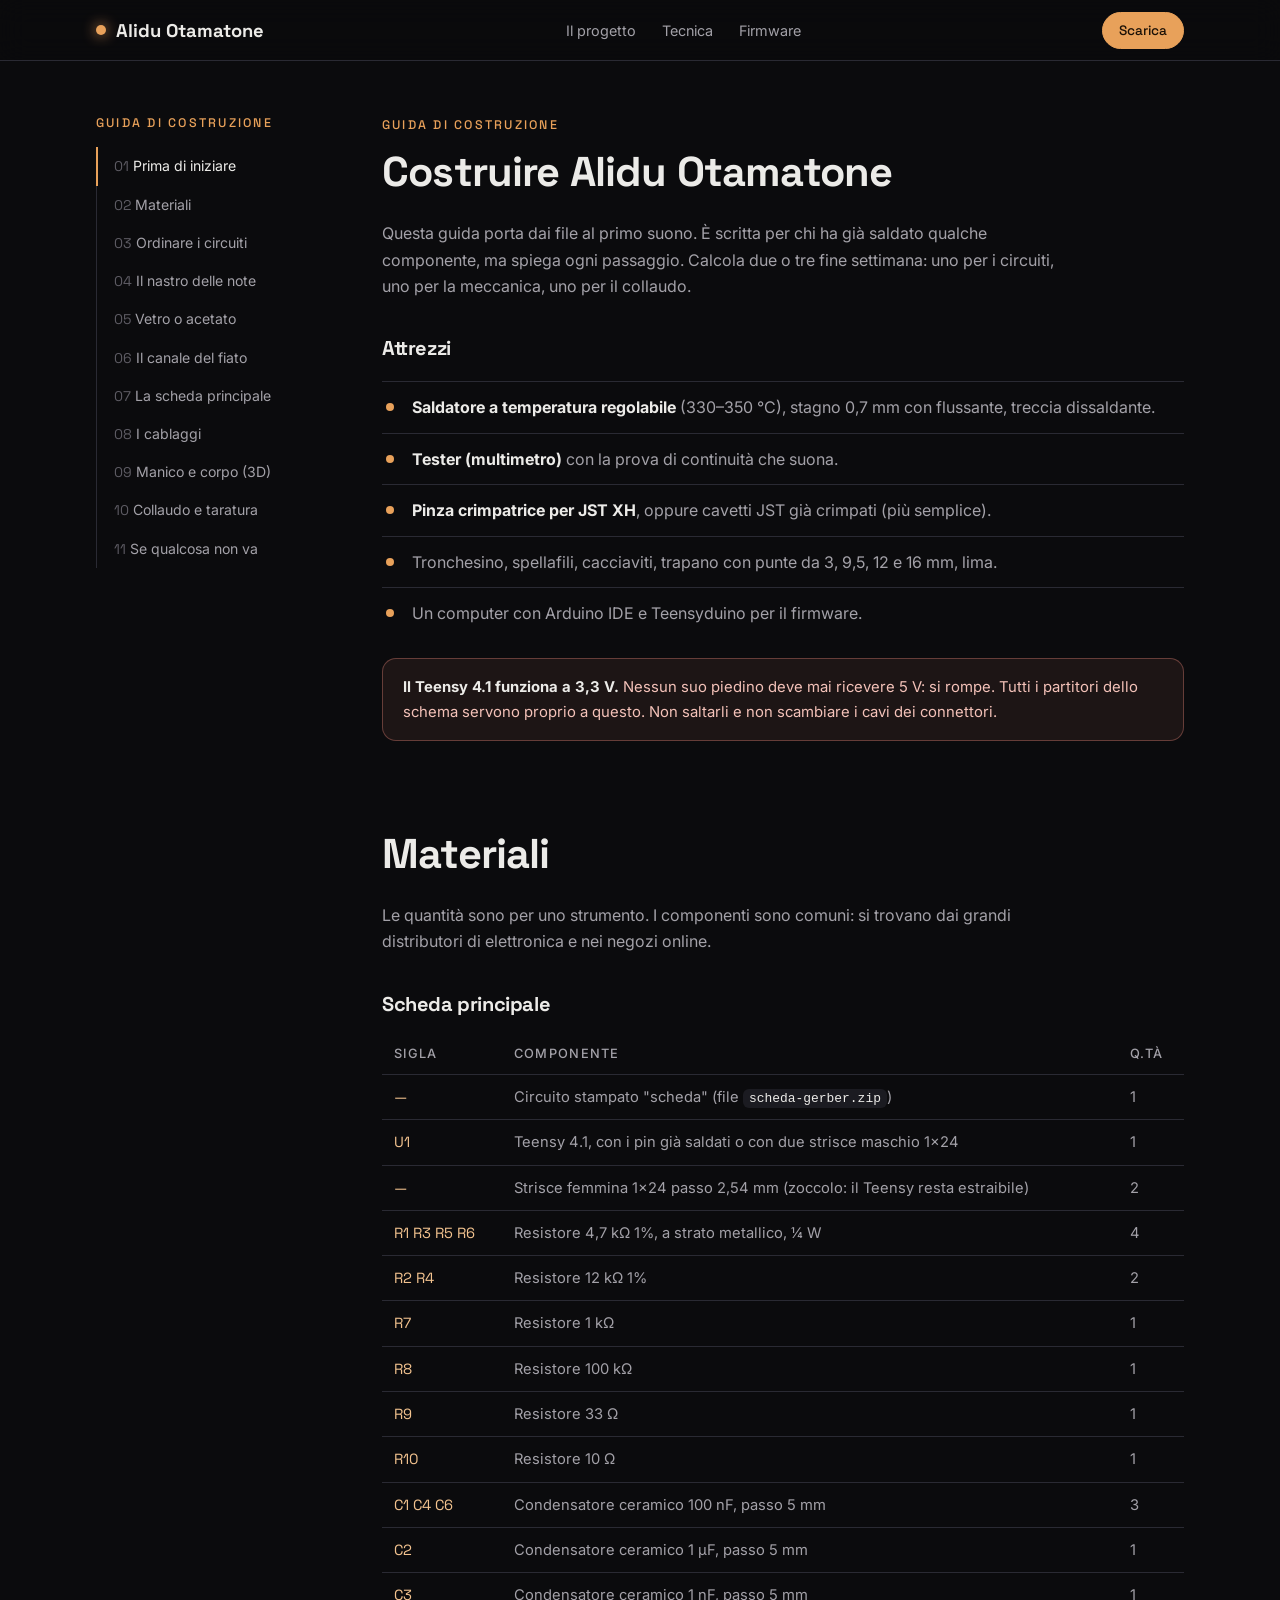
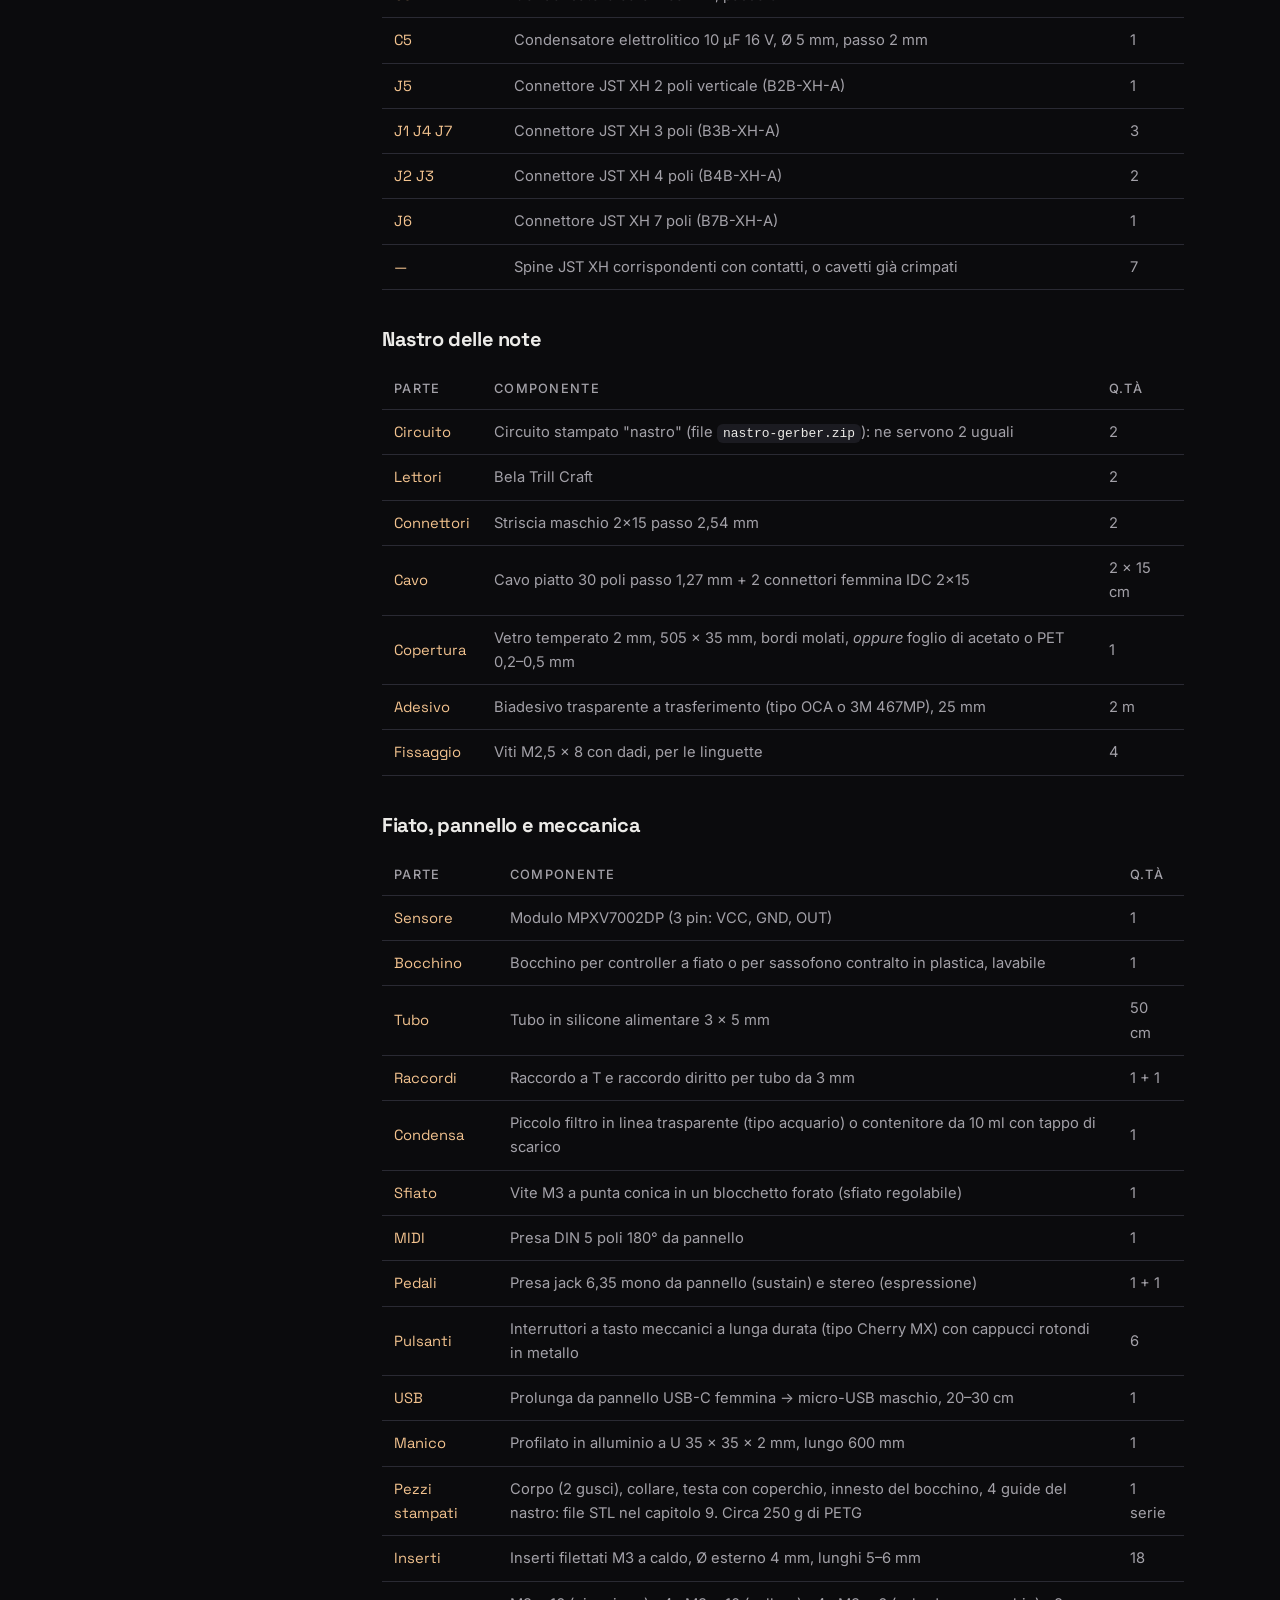
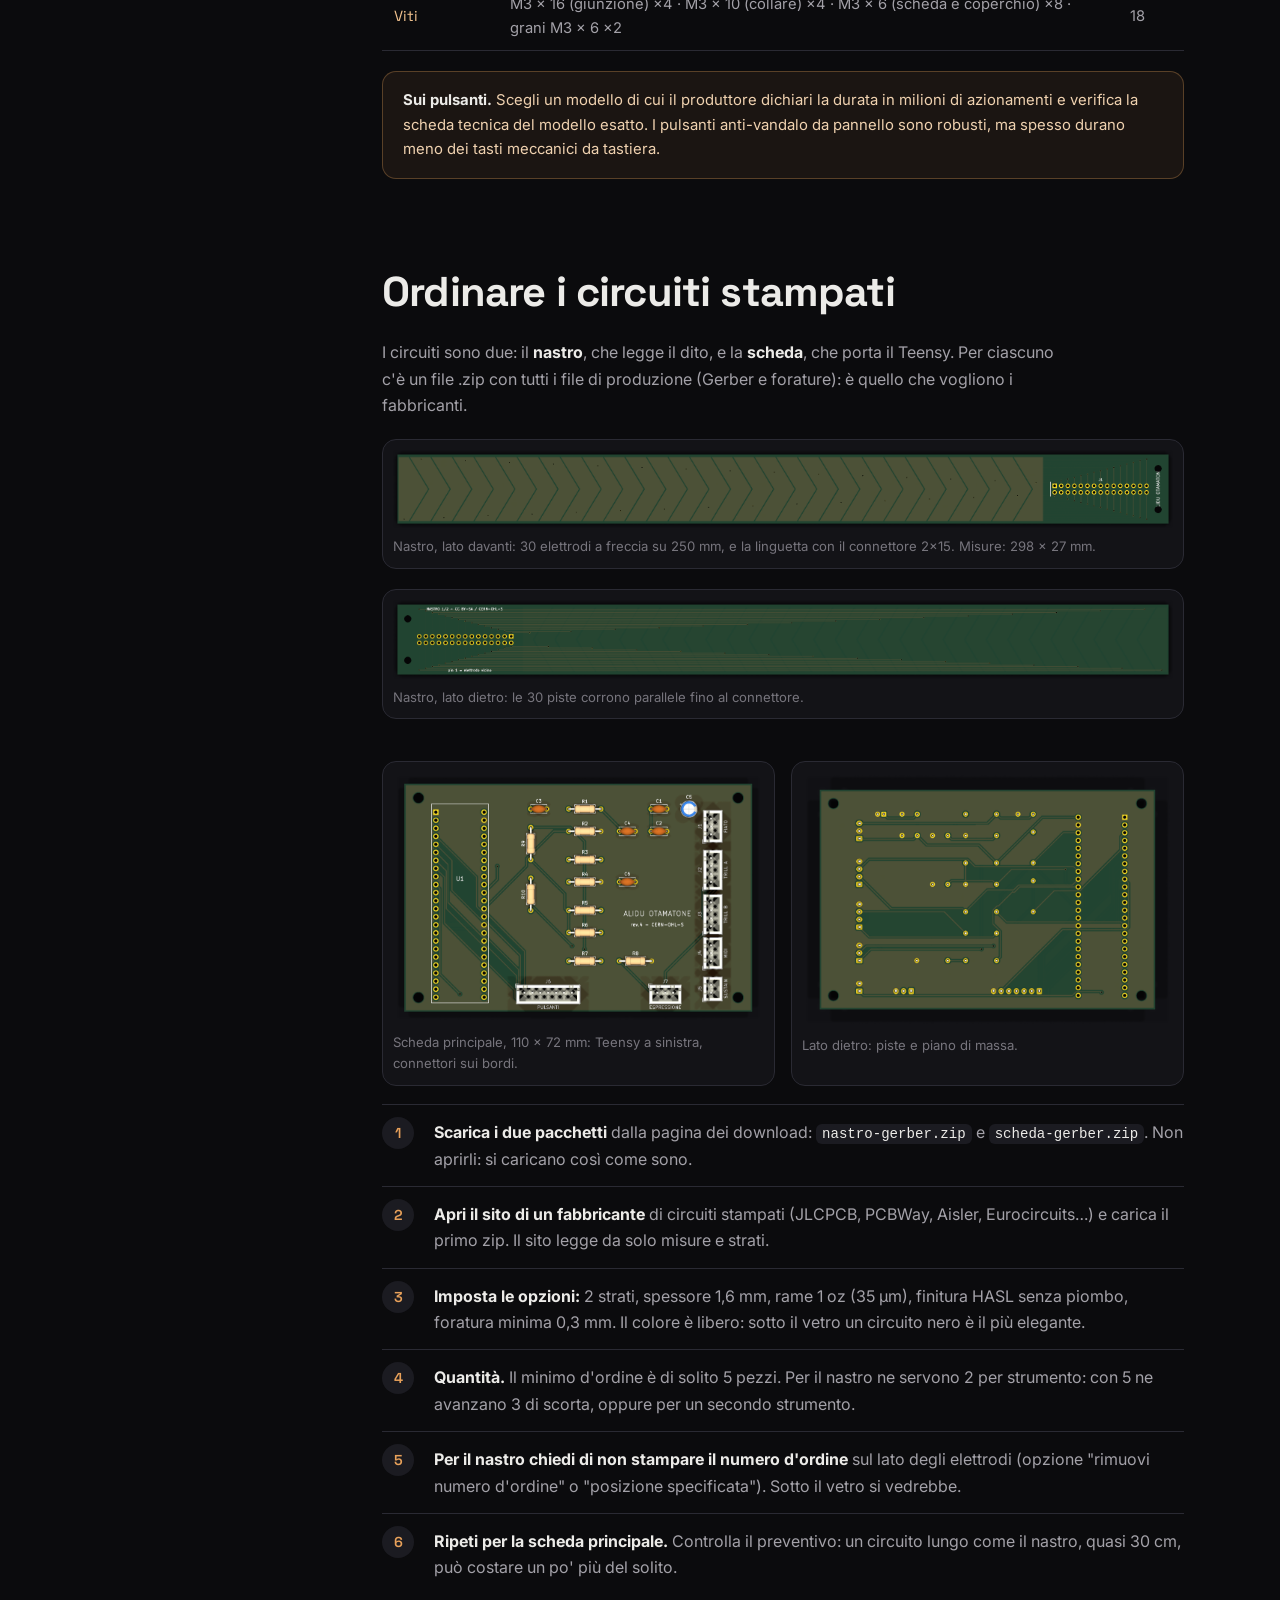
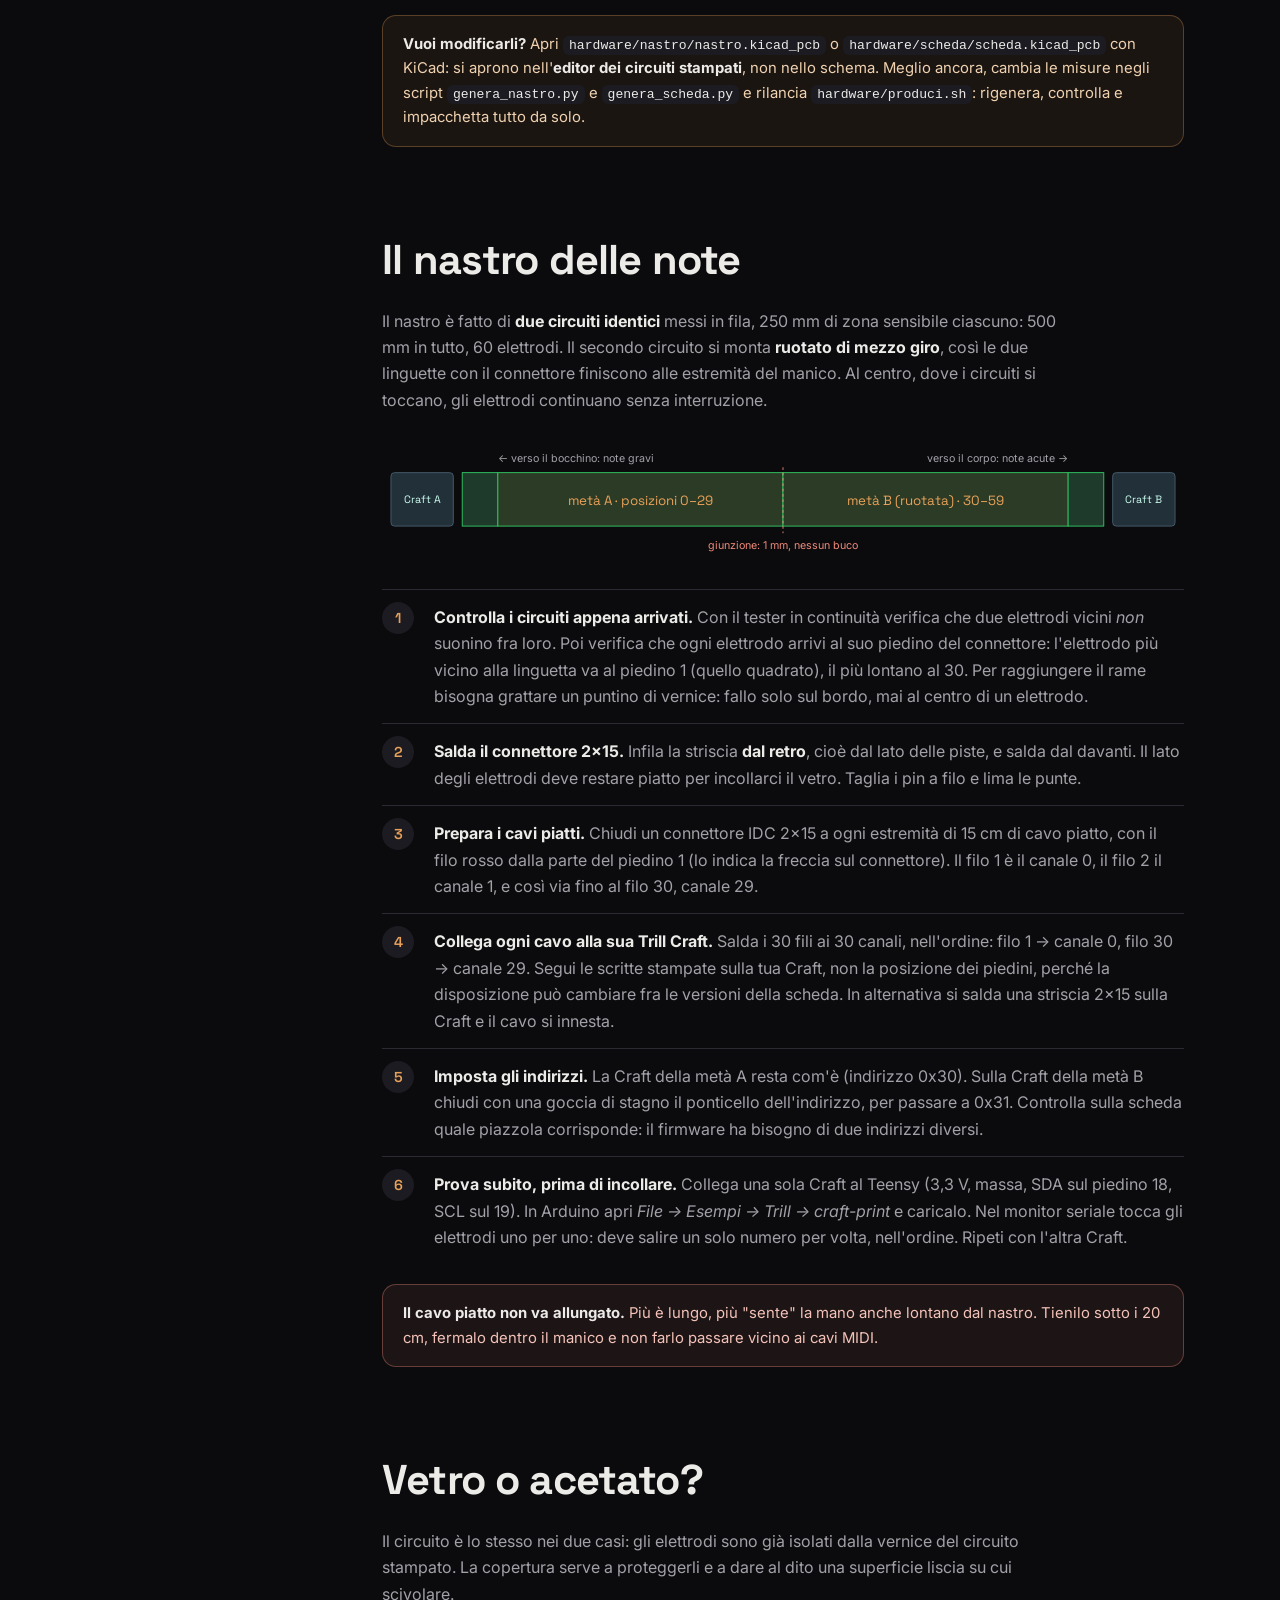
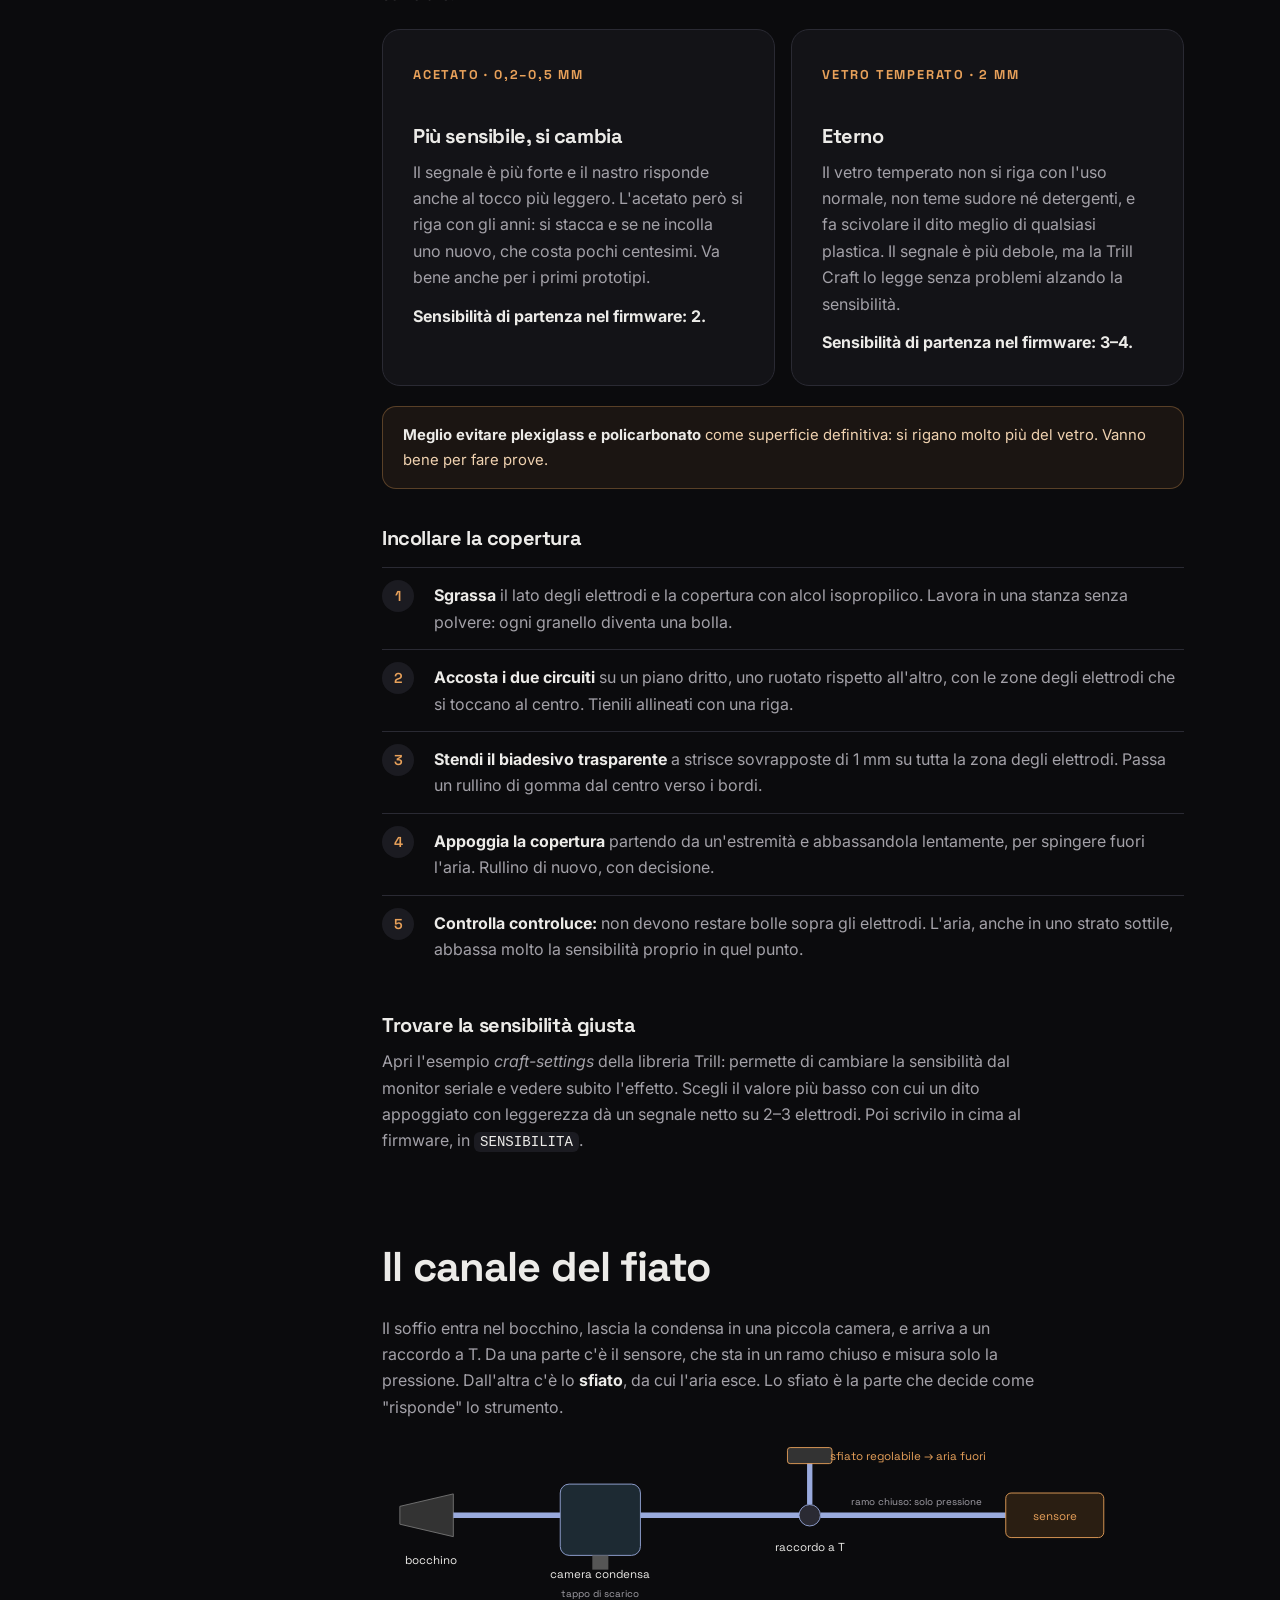
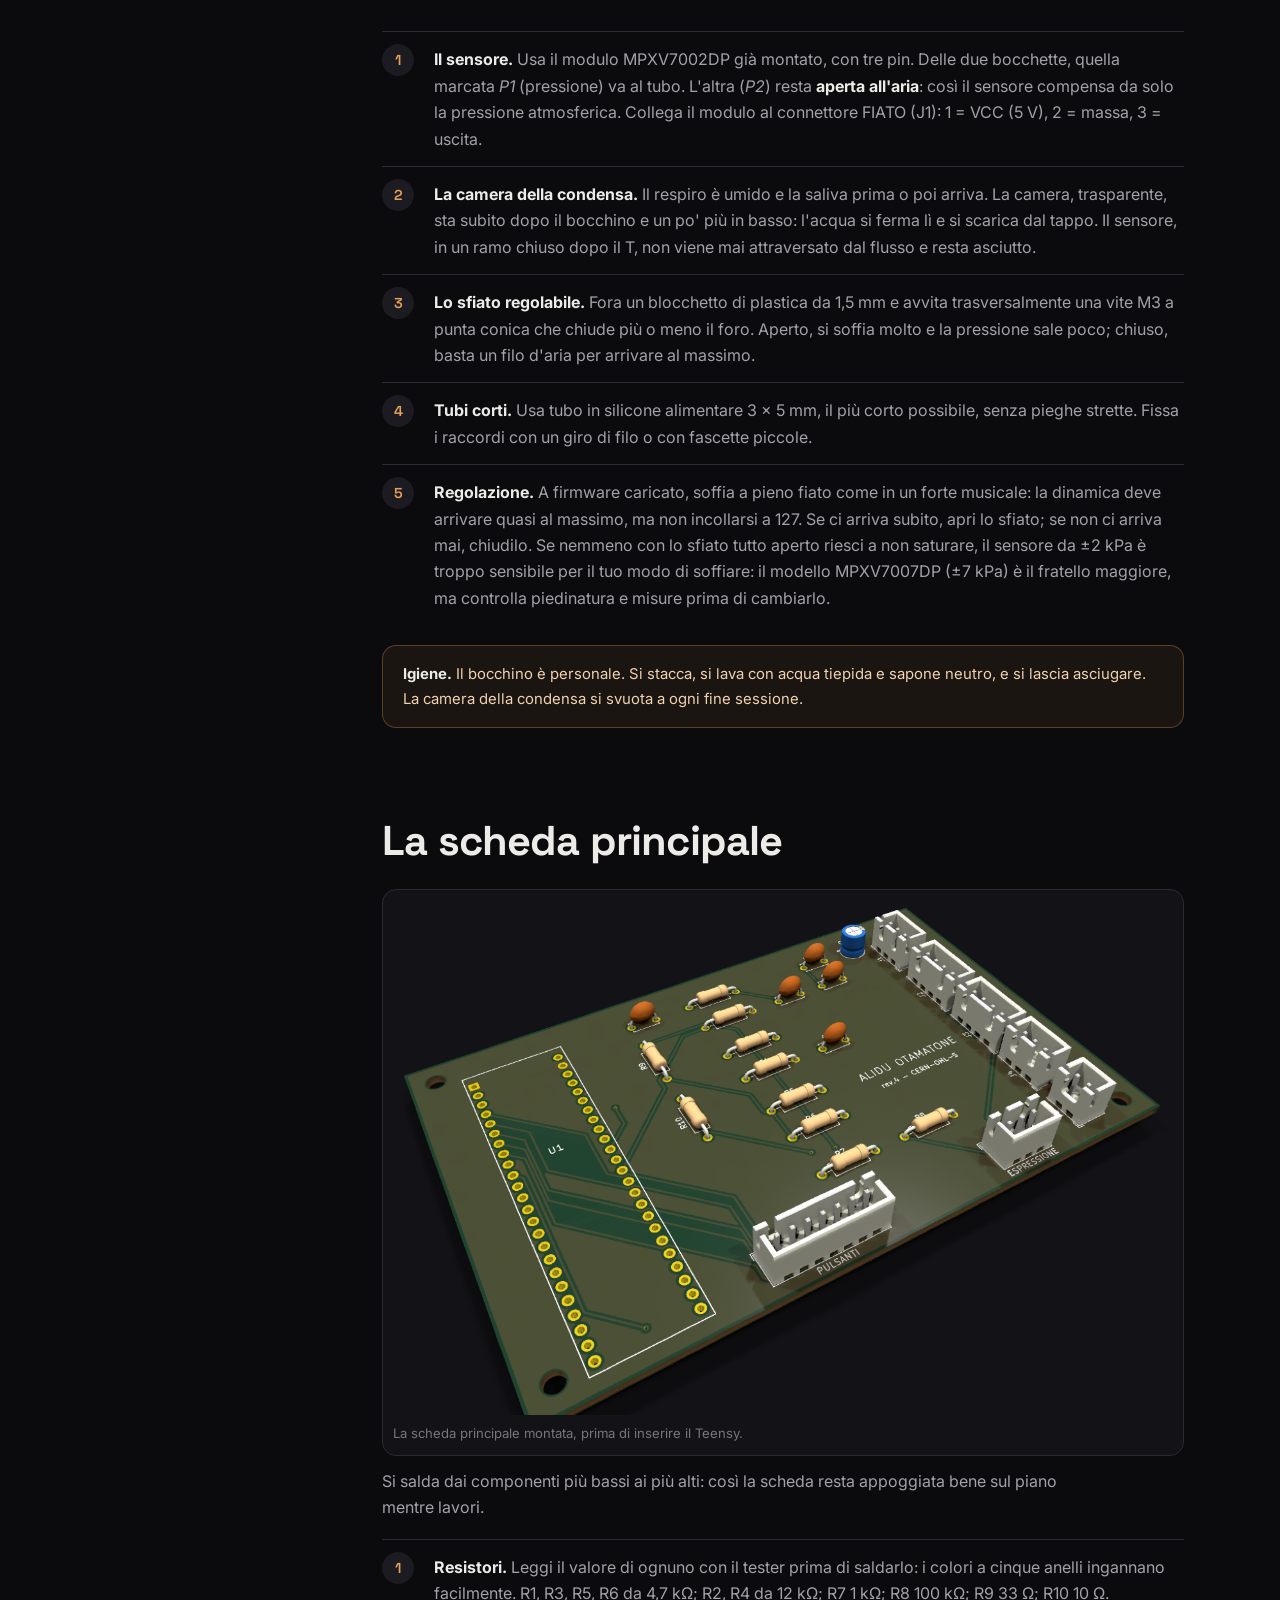
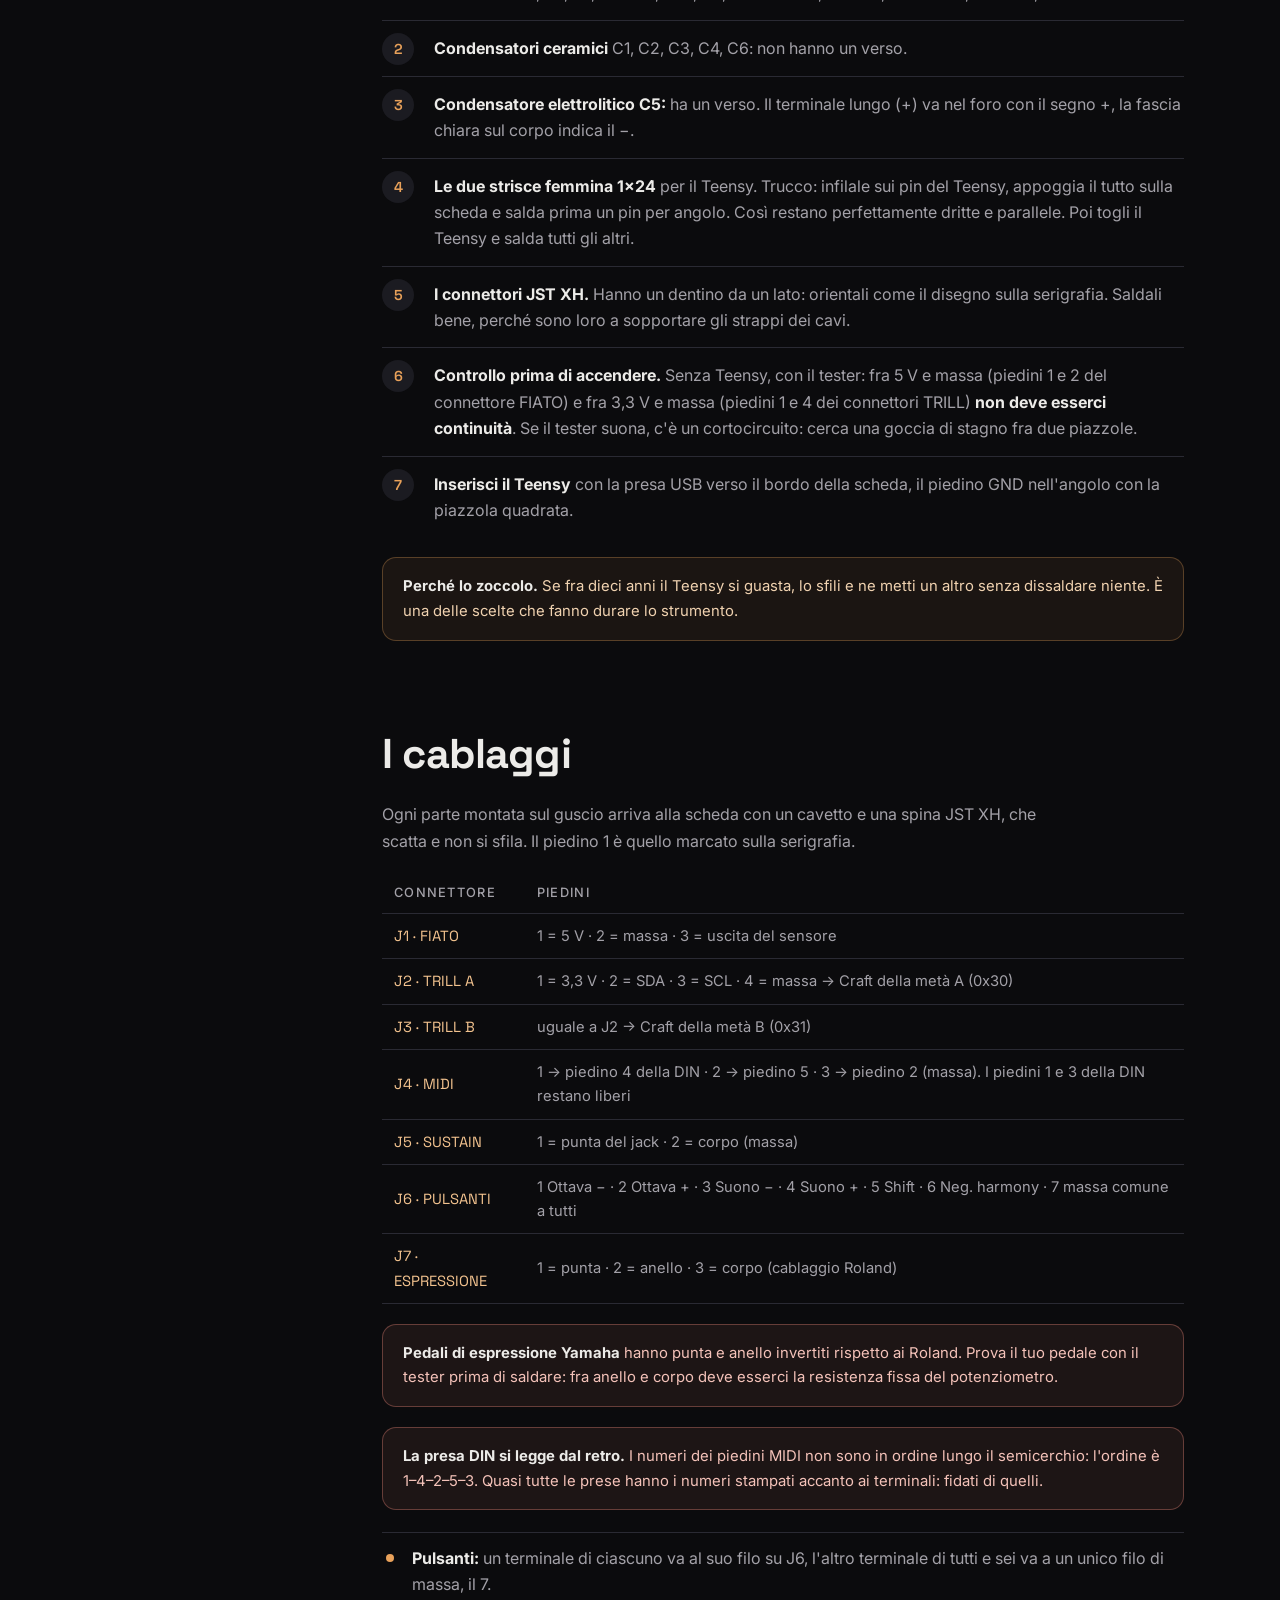
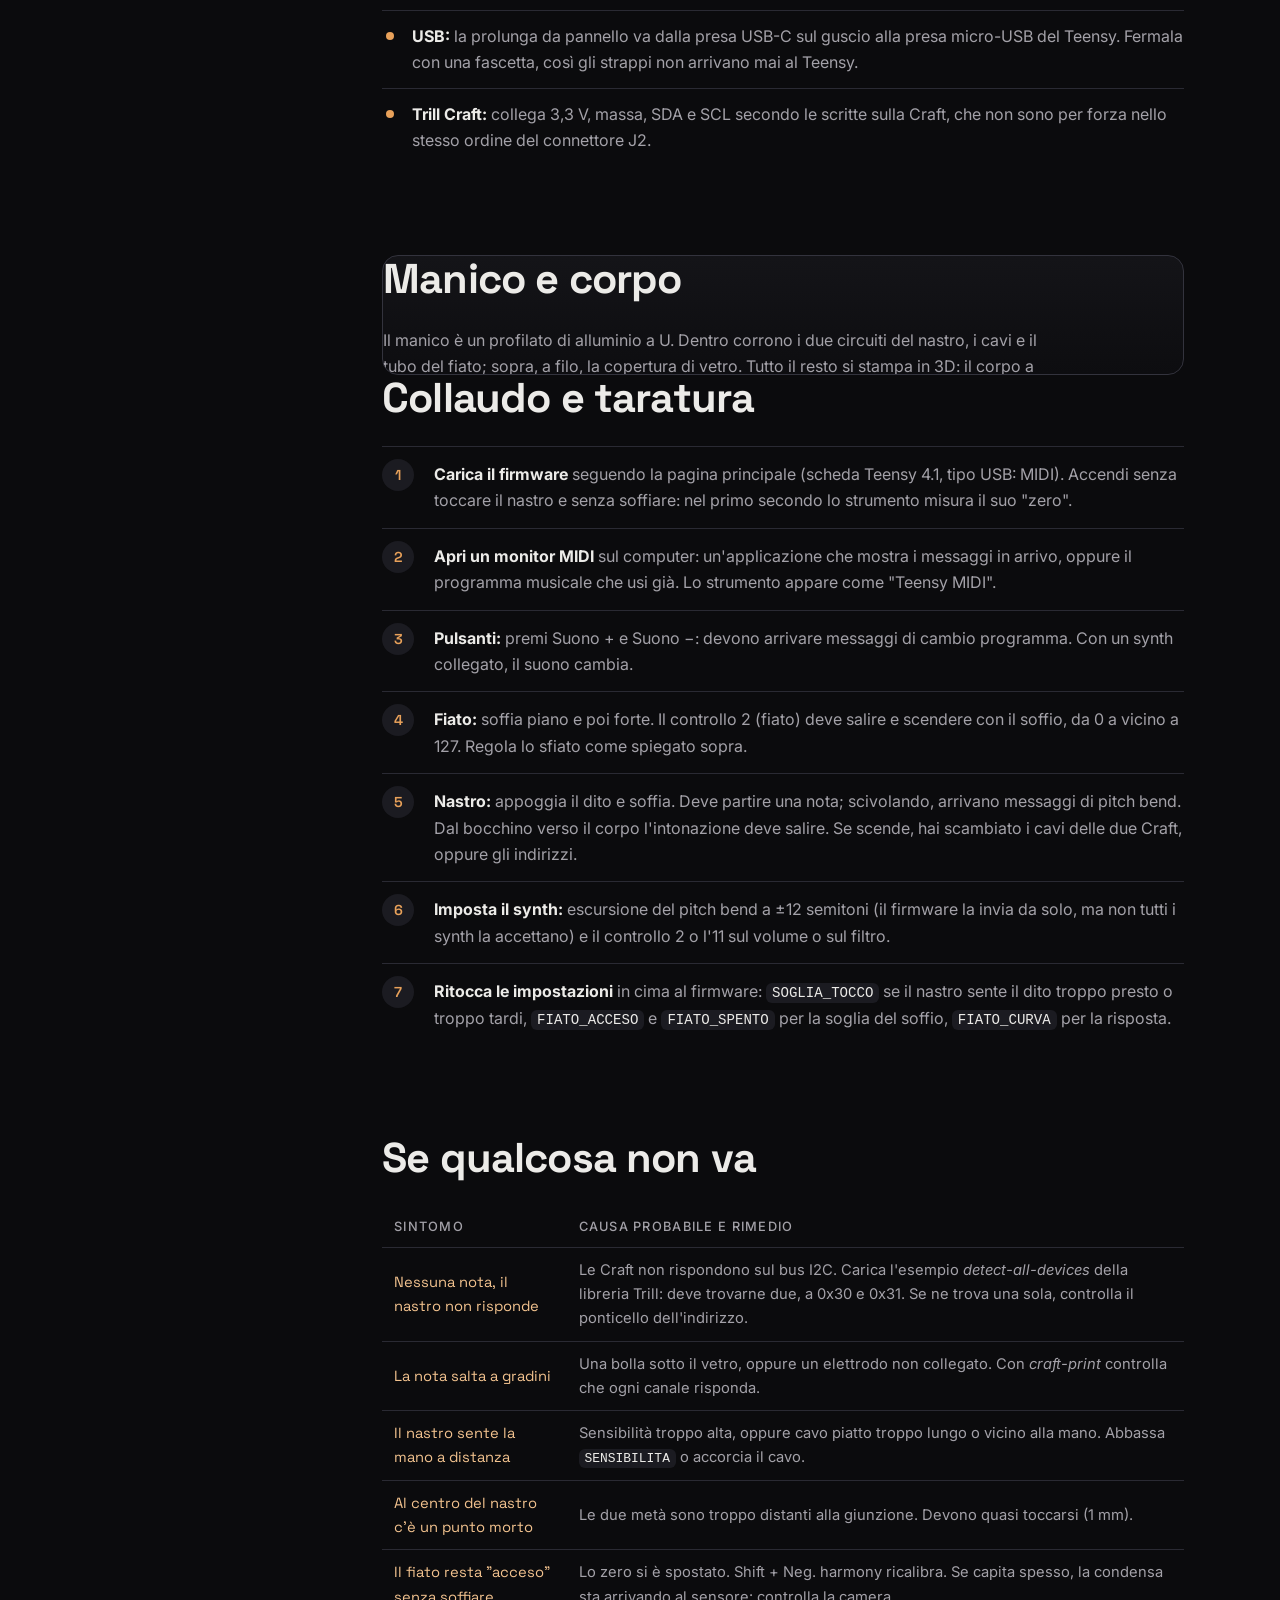
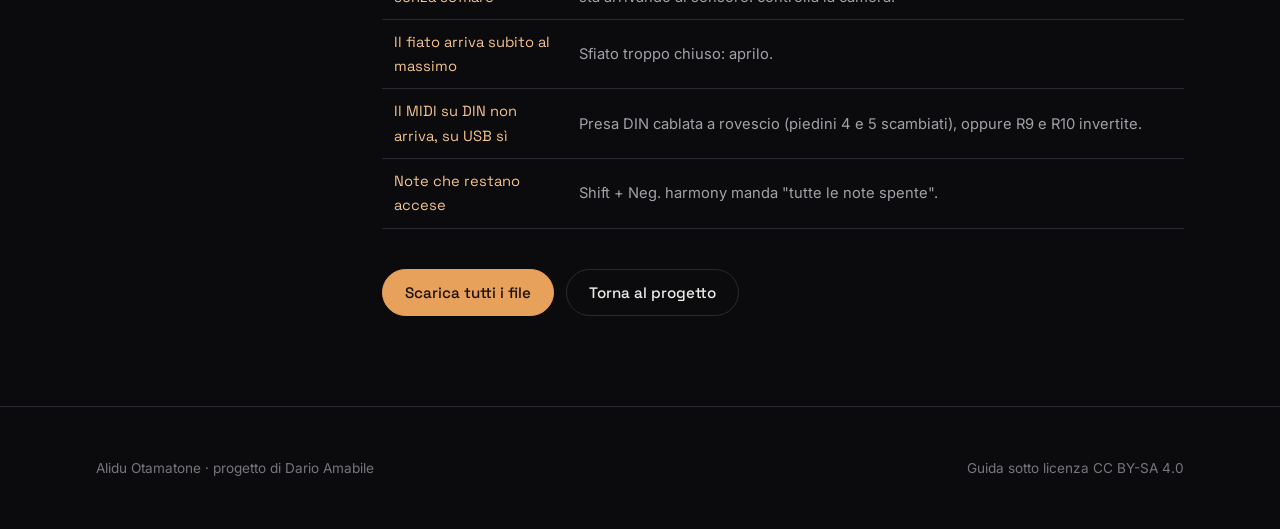
<file: docs/costruzione.html>
<!doctype html>
<html lang="it">
<head>
<meta charset="utf-8">
<meta name="viewport" content="width=device-width, initial-scale=1">
<title>Costruire Alidu Otamatone — guida completa</title>
<meta name="description" content="Guida passo passo per costruire Alidu Otamatone: materiali, ordine dei circuiti stampati, nastro capacitivo sotto vetro o acetato, canale del fiato, scheda principale, cablaggi, manico e collaudo.">
<link rel="icon" href="img/favicon.svg" type="image/svg+xml">
<link rel="preconnect" href="https://fonts.googleapis.com">
<link rel="preconnect" href="https://fonts.gstatic.com" crossorigin>
<link href="https://fonts.googleapis.com/css2?family=Space+Grotesk:wght@400;500;700&family=Inter:wght@400;500;600&display=swap" rel="stylesheet">
<link rel="stylesheet" href="stile.css?v=2">
<style>
.guida{display:grid;grid-template-columns:230px 1fr;gap:56px;padding-top:110px}
.indice{position:sticky;top:84px;align-self:start;font-size:.88rem}
.indice ol{list-style:none;counter-reset:c;border-left:1px solid var(--linea)}
.indice li{counter-increment:c}
.indice a{display:block;padding:7px 0 7px 16px;color:var(--tenue);text-decoration:none;border-left:2px solid transparent;margin-left:-1px}
.indice a::before{content:counter(c,decimal-leading-zero) "  ";color:#5d5b63;font-family:"Space Grotesk"}
.indice a:hover,.indice a.qui{color:var(--testo);border-color:var(--rame)}
@media(max-width:900px){.guida{grid-template-columns:1fr;gap:20px}.indice{position:static}}
.capitolo{padding:0 0 90px}
.capitolo h2{font-size:clamp(1.8rem,3.6vw,2.6rem)}
.capitolo h3{margin-top:38px}
.capitolo p{margin-top:12px}
ol.passi{list-style:none;counter-reset:p;margin-top:18px}
ol.passi>li{counter-increment:p;position:relative;padding:14px 0 14px 52px;border-top:1px solid var(--linea);color:var(--tenue)}
ol.passi>li::before{content:counter(p);position:absolute;left:0;top:12px;width:32px;height:32px;border-radius:50%;background:var(--bg3);color:var(--rame);display:grid;place-items:center;font:600 .9rem "Space Grotesk"}
ol.passi strong{color:var(--testo)}
.avviso,.consiglio{border-radius:14px;padding:16px 20px;margin-top:20px;font-size:.93rem}
.avviso{background:rgba(240,138,122,.08);border:1px solid rgba(240,138,122,.35);color:#f4c2b9}
.consiglio{background:rgba(232,161,90,.07);border:1px solid rgba(232,161,90,.3);color:#f0d2b0}
.avviso b,.consiglio b{color:var(--testo)}
.dati td:first-child{white-space:normal}
.scelta{display:grid;grid-template-columns:1fr 1fr;gap:16px;margin-top:22px}
@media(max-width:700px){.scelta{grid-template-columns:1fr}}
.pcb{background:#f3f2ee;border-radius:14px;padding:10px;margin-top:20px}
.pcb.scuro{background:var(--bg2);border:1px solid var(--linea)}
figure figcaption{font-size:.82rem;color:#77757d;margin-top:8px}
</style>
</head>
<body>

<nav id="nav" class="scorso"><div class="wrap">
  <a class="marchio" href="index.html"><i></i>Alidu Otamatone</a>
  <ul>
    <li><a href="index.html">Il progetto</a></li>
    <li><a href="index.html#tecnica">Tecnica</a></li>
    <li><a href="index.html#firmware">Firmware</a></li>
  </ul>
  <a class="bottone pieno piccolo" href="index.html#scarica">Scarica</a>
</div></nav>

<div class="wrap guida">
<aside class="indice">
  <span class="etichetta">Guida di costruzione</span>
  <ol>
    <li><a href="#prima">Prima di iniziare</a></li>
    <li><a href="#materiali">Materiali</a></li>
    <li><a href="#ordinare">Ordinare i circuiti</a></li>
    <li><a href="#nastro">Il nastro delle note</a></li>
    <li><a href="#copertura">Vetro o acetato</a></li>
    <li><a href="#fiato">Il canale del fiato</a></li>
    <li><a href="#scheda">La scheda principale</a></li>
    <li><a href="#cavi">I cablaggi</a></li>
    <li><a href="#manico">Manico e corpo (3D)</a></li>
    <li><a href="#collaudo">Collaudo e taratura</a></li>
    <li><a href="#guasti">Se qualcosa non va</a></li>
  </ol>
</aside>

<main>

<!-- ================================================================ -->
<section class="capitolo" id="prima">
  <span class="etichetta">Guida di costruzione</span>
  <h2>Costruire Alidu Otamatone</h2>
  <p>Questa guida porta dai file al primo suono. È scritta per chi ha già saldato qualche componente, ma spiega ogni passaggio. Calcola due o tre fine settimana: uno per i circuiti, uno per la meccanica, uno per il collaudo.</p>
  <h3>Attrezzi</h3>
  <ul class="punti">
    <li><strong>Saldatore a temperatura regolabile</strong> (330–350 °C), stagno 0,7 mm con flussante, treccia dissaldante.</li>
    <li><strong>Tester (multimetro)</strong> con la prova di continuità che suona.</li>
    <li><strong>Pinza crimpatrice per JST XH</strong>, oppure cavetti JST già crimpati (più semplice).</li>
    <li>Tronchesino, spellafili, cacciaviti, trapano con punte da 3, 9,5, 12 e 16 mm, lima.</li>
    <li>Un computer con Arduino IDE e Teensyduino per il firmware.</li>
  </ul>
  <div class="avviso"><b>Il Teensy 4.1 funziona a 3,3 V.</b> Nessun suo piedino deve mai ricevere 5 V: si rompe. Tutti i partitori dello schema servono proprio a questo. Non saltarli e non scambiare i cavi dei connettori.</div>
</section>

<!-- ================================================================ -->
<section class="capitolo" id="materiali">
  <h2>Materiali</h2>
  <p>Le quantità sono per uno strumento. I componenti sono comuni: si trovano dai grandi distributori di elettronica e nei negozi online.</p>

  <h3>Scheda principale</h3>
  <table class="dati">
    <tr><th>Sigla</th><th>Componente</th><th>Q.tà</th></tr>
    <tr><td>—</td><td>Circuito stampato "scheda" (file <code>scheda-gerber.zip</code>)</td><td>1</td></tr>
    <tr><td>U1</td><td>Teensy 4.1, con i pin già saldati o con due strisce maschio 1×24</td><td>1</td></tr>
    <tr><td>—</td><td>Strisce femmina 1×24 passo 2,54 mm (zoccolo: il Teensy resta estraibile)</td><td>2</td></tr>
    <tr><td>R1 R3 R5 R6</td><td>Resistore 4,7 kΩ 1%, a strato metallico, ¼ W</td><td>4</td></tr>
    <tr><td>R2 R4</td><td>Resistore 12 kΩ 1%</td><td>2</td></tr>
    <tr><td>R7</td><td>Resistore 1 kΩ</td><td>1</td></tr>
    <tr><td>R8</td><td>Resistore 100 kΩ</td><td>1</td></tr>
    <tr><td>R9</td><td>Resistore 33 Ω</td><td>1</td></tr>
    <tr><td>R10</td><td>Resistore 10 Ω</td><td>1</td></tr>
    <tr><td>C1 C4 C6</td><td>Condensatore ceramico 100 nF, passo 5 mm</td><td>3</td></tr>
    <tr><td>C2</td><td>Condensatore ceramico 1 µF, passo 5 mm</td><td>1</td></tr>
    <tr><td>C3</td><td>Condensatore ceramico 1 nF, passo 5 mm</td><td>1</td></tr>
    <tr><td>C5</td><td>Condensatore elettrolitico 10 µF 16 V, Ø 5 mm, passo 2 mm</td><td>1</td></tr>
    <tr><td>J5</td><td>Connettore JST XH 2 poli verticale (B2B-XH-A)</td><td>1</td></tr>
    <tr><td>J1 J4 J7</td><td>Connettore JST XH 3 poli (B3B-XH-A)</td><td>3</td></tr>
    <tr><td>J2 J3</td><td>Connettore JST XH 4 poli (B4B-XH-A)</td><td>2</td></tr>
    <tr><td>J6</td><td>Connettore JST XH 7 poli (B7B-XH-A)</td><td>1</td></tr>
    <tr><td>—</td><td>Spine JST XH corrispondenti con contatti, o cavetti già crimpati</td><td>7</td></tr>
  </table>

  <h3>Nastro delle note</h3>
  <table class="dati">
    <tr><th>Parte</th><th>Componente</th><th>Q.tà</th></tr>
    <tr><td>Circuito</td><td>Circuito stampato "nastro" (file <code>nastro-gerber.zip</code>): ne servono 2 uguali</td><td>2</td></tr>
    <tr><td>Lettori</td><td>Bela Trill Craft</td><td>2</td></tr>
    <tr><td>Connettori</td><td>Striscia maschio 2×15 passo 2,54 mm</td><td>2</td></tr>
    <tr><td>Cavo</td><td>Cavo piatto 30 poli passo 1,27 mm + 2 connettori femmina IDC 2×15</td><td>2 × 15 cm</td></tr>
    <tr><td>Copertura</td><td>Vetro temperato 2 mm, 505 × 35 mm, bordi molati, <em>oppure</em> foglio di acetato o PET 0,2–0,5 mm</td><td>1</td></tr>
    <tr><td>Adesivo</td><td>Biadesivo trasparente a trasferimento (tipo OCA o 3M 467MP), 25 mm</td><td>2 m</td></tr>
    <tr><td>Fissaggio</td><td>Viti M2,5 × 8 con dadi, per le linguette</td><td>4</td></tr>
  </table>

  <h3>Fiato, pannello e meccanica</h3>
  <table class="dati">
    <tr><th>Parte</th><th>Componente</th><th>Q.tà</th></tr>
    <tr><td>Sensore</td><td>Modulo MPXV7002DP (3 pin: VCC, GND, OUT)</td><td>1</td></tr>
    <tr><td>Bocchino</td><td>Bocchino per controller a fiato o per sassofono contralto in plastica, lavabile</td><td>1</td></tr>
    <tr><td>Tubo</td><td>Tubo in silicone alimentare 3 × 5 mm</td><td>50 cm</td></tr>
    <tr><td>Raccordi</td><td>Raccordo a T e raccordo diritto per tubo da 3 mm</td><td>1 + 1</td></tr>
    <tr><td>Condensa</td><td>Piccolo filtro in linea trasparente (tipo acquario) o contenitore da 10 ml con tappo di scarico</td><td>1</td></tr>
    <tr><td>Sfiato</td><td>Vite M3 a punta conica in un blocchetto forato (sfiato regolabile)</td><td>1</td></tr>
    <tr><td>MIDI</td><td>Presa DIN 5 poli 180° da pannello</td><td>1</td></tr>
    <tr><td>Pedali</td><td>Presa jack 6,35 mono da pannello (sustain) e stereo (espressione)</td><td>1 + 1</td></tr>
    <tr><td>Pulsanti</td><td>Interruttori a tasto meccanici a lunga durata (tipo Cherry MX) con cappucci rotondi in metallo</td><td>6</td></tr>
    <tr><td>USB</td><td>Prolunga da pannello USB-C femmina → micro-USB maschio, 20–30 cm</td><td>1</td></tr>
    <tr><td>Manico</td><td>Profilato in alluminio a U 35 × 35 × 2 mm, lungo 600 mm</td><td>1</td></tr>
    <tr><td>Pezzi stampati</td><td>Corpo (2 gusci), collare, testa con coperchio, innesto del bocchino, 4 guide del nastro: file STL nel capitolo 9. Circa 250 g di PETG</td><td>1 serie</td></tr>
    <tr><td>Inserti</td><td>Inserti filettati M3 a caldo, Ø esterno 4 mm, lunghi 5–6 mm</td><td>18</td></tr>
    <tr><td>Viti</td><td>M3 × 16 (giunzione) ×4 · M3 × 10 (collare) ×4 · M3 × 6 (scheda e coperchio) ×8 · grani M3 × 6 ×2</td><td>18</td></tr>
  </table>
  <div class="consiglio"><b>Sui pulsanti.</b> Scegli un modello di cui il produttore dichiari la durata in milioni di azionamenti e verifica la scheda tecnica del modello esatto. I pulsanti anti-vandalo da pannello sono robusti, ma spesso durano meno dei tasti meccanici da tastiera.</div>
</section>

<!-- ================================================================ -->
<section class="capitolo" id="ordinare">
  <h2>Ordinare i circuiti stampati</h2>
  <p>I circuiti sono due: il <strong>nastro</strong>, che legge il dito, e la <strong>scheda</strong>, che porta il Teensy. Per ciascuno c'è un file .zip con tutti i file di produzione (Gerber e forature): è quello che vogliono i fabbricanti.</p>
  <figure class="pcb scuro"><img src="img/pcb_nastro_fronte.png" alt="Circuito del nastro, lato davanti: 30 elettrodi a freccia e la linguetta con il connettore" loading="lazy"><figcaption>Nastro, lato davanti: 30 elettrodi a freccia su 250 mm, e la linguetta con il connettore 2×15. Misure: 298 × 27 mm.</figcaption></figure>
  <figure class="pcb scuro"><img src="img/pcb_nastro_retro.png" alt="Circuito del nastro, lato dietro: 30 piste che portano al connettore" loading="lazy"><figcaption>Nastro, lato dietro: le 30 piste corrono parallele fino al connettore.</figcaption></figure>
  <div class="scelta">
    <figure class="pcb scuro"><img src="img/pcb_scheda_fronte.png" alt="Scheda principale vista dall'alto" loading="lazy"><figcaption>Scheda principale, 110 × 72 mm: Teensy a sinistra, connettori sui bordi.</figcaption></figure>
    <figure class="pcb scuro"><img src="img/pcb_scheda_retro.png" alt="Scheda principale vista da sotto" loading="lazy"><figcaption>Lato dietro: piste e piano di massa.</figcaption></figure>
  </div>
  <ol class="passi">
    <li><strong>Scarica i due pacchetti</strong> dalla pagina dei download: <code>nastro-gerber.zip</code> e <code>scheda-gerber.zip</code>. Non aprirli: si caricano così come sono.</li>
    <li><strong>Apri il sito di un fabbricante</strong> di circuiti stampati (JLCPCB, PCBWay, Aisler, Eurocircuits…) e carica il primo zip. Il sito legge da solo misure e strati.</li>
    <li><strong>Imposta le opzioni:</strong> 2 strati, spessore 1,6 mm, rame 1 oz (35 µm), finitura HASL senza piombo, foratura minima 0,3 mm. Il colore è libero: sotto il vetro un circuito nero è il più elegante.</li>
    <li><strong>Quantità.</strong> Il minimo d'ordine è di solito 5 pezzi. Per il nastro ne servono 2 per strumento: con 5 ne avanzano 3 di scorta, oppure per un secondo strumento.</li>
    <li><strong>Per il nastro chiedi di non stampare il numero d'ordine</strong> sul lato degli elettrodi (opzione "rimuovi numero d'ordine" o "posizione specificata"). Sotto il vetro si vedrebbe.</li>
    <li><strong>Ripeti per la scheda principale.</strong> Controlla il preventivo: un circuito lungo come il nastro, quasi 30 cm, può costare un po' più del solito.</li>
  </ol>
  <div class="consiglio"><b>Vuoi modificarli?</b> Apri <code>hardware/nastro/nastro.kicad_pcb</code> o <code>hardware/scheda/scheda.kicad_pcb</code> con KiCad: si aprono nell'<b>editor dei circuiti stampati</b>, non nello schema. Meglio ancora, cambia le misure negli script <code>genera_nastro.py</code> e <code>genera_scheda.py</code> e rilancia <code>hardware/produci.sh</code>: rigenera, controlla e impacchetta tutto da solo.</div>
</section>

<!-- ================================================================ -->
<section class="capitolo" id="nastro">
  <h2>Il nastro delle note</h2>
  <p>Il nastro è fatto di <strong>due circuiti identici</strong> messi in fila, 250 mm di zona sensibile ciascuno: 500 mm in tutto, 60 elettrodi. Il secondo circuito si monta <strong>ruotato di mezzo giro</strong>, così le due linguette con il connettore finiscono alle estremità del manico. Al centro, dove i circuiti si toccano, gli elettrodi continuano senza interruzione.</p>
  <svg viewBox="0 0 900 150" role="img" aria-label="Disposizione dei due circuiti del nastro nel manico" style="margin-top:24px">
    <rect x="10" y="40" width="70" height="60" rx="4" fill="#22303a" stroke="#4a6070"/>
    <text x="45" y="74" fill="#cfe" font-size="12" text-anchor="middle" font-family="Space Grotesk">Craft A</text>
    <rect x="90" y="40" width="40" height="60" fill="#1d3a2a" stroke="#3c6"/>
    <rect x="130" y="40" width="320" height="60" fill="#2c3b25" stroke="#3c6"/>
    <rect x="450" y="40" width="320" height="60" fill="#2c3b25" stroke="#3c6"/>
    <rect x="770" y="40" width="40" height="60" fill="#1d3a2a" stroke="#3c6"/>
    <rect x="820" y="40" width="70" height="60" rx="4" fill="#22303a" stroke="#4a6070"/>
    <text x="855" y="74" fill="#cfe" font-size="12" text-anchor="middle" font-family="Space Grotesk">Craft B</text>
    <text x="290" y="76" fill="#e8a15a" font-size="15" text-anchor="middle" font-family="Space Grotesk">metà A · posizioni 0–29</text>
    <text x="610" y="76" fill="#e8a15a" font-size="15" text-anchor="middle" font-family="Space Grotesk">metà B (ruotata) · 30–59</text>
    <text x="130" y="28" fill="#a3a1a8" font-size="12" font-family="Inter">← verso il bocchino: note gravi</text>
    <text x="770" y="28" fill="#a3a1a8" font-size="12" text-anchor="end" font-family="Inter">verso il corpo: note acute →</text>
    <line x1="450" y1="34" x2="450" y2="108" stroke="#f08a7a" stroke-dasharray="3 3"/>
    <text x="450" y="126" fill="#f08a7a" font-size="12" text-anchor="middle" font-family="Inter">giunzione: 1 mm, nessun buco</text>
  </svg>
  <ol class="passi">
    <li><strong>Controlla i circuiti appena arrivati.</strong> Con il tester in continuità verifica che due elettrodi vicini <em>non</em> suonino fra loro. Poi verifica che ogni elettrodo arrivi al suo piedino del connettore: l'elettrodo più vicino alla linguetta va al piedino 1 (quello quadrato), il più lontano al 30. Per raggiungere il rame bisogna grattare un puntino di vernice: fallo solo sul bordo, mai al centro di un elettrodo.</li>
    <li><strong>Salda il connettore 2×15.</strong> Infila la striscia <strong>dal retro</strong>, cioè dal lato delle piste, e salda dal davanti. Il lato degli elettrodi deve restare piatto per incollarci il vetro. Taglia i pin a filo e lima le punte.</li>
    <li><strong>Prepara i cavi piatti.</strong> Chiudi un connettore IDC 2×15 a ogni estremità di 15 cm di cavo piatto, con il filo rosso dalla parte del piedino 1 (lo indica la freccia sul connettore). Il filo 1 è il canale 0, il filo 2 il canale 1, e così via fino al filo 30, canale 29.</li>
    <li><strong>Collega ogni cavo alla sua Trill Craft.</strong> Salda i 30 fili ai 30 canali, nell'ordine: filo 1 → canale 0, filo 30 → canale 29. Segui le scritte stampate sulla tua Craft, non la posizione dei piedini, perché la disposizione può cambiare fra le versioni della scheda. In alternativa si salda una striscia 2×15 sulla Craft e il cavo si innesta.</li>
    <li><strong>Imposta gli indirizzi.</strong> La Craft della metà A resta com'è (indirizzo 0x30). Sulla Craft della metà B chiudi con una goccia di stagno il ponticello dell'indirizzo, per passare a 0x31. Controlla sulla scheda quale piazzola corrisponde: il firmware ha bisogno di due indirizzi diversi.</li>
    <li><strong>Prova subito, prima di incollare.</strong> Collega una sola Craft al Teensy (3,3 V, massa, SDA sul piedino 18, SCL sul 19). In Arduino apri <em>File → Esempi → Trill → craft-print</em> e caricalo. Nel monitor seriale tocca gli elettrodi uno per uno: deve salire un solo numero per volta, nell'ordine. Ripeti con l'altra Craft.</li>
  </ol>
  <div class="avviso"><b>Il cavo piatto non va allungato.</b> Più è lungo, più "sente" la mano anche lontano dal nastro. Tienilo sotto i 20 cm, fermalo dentro il manico e non farlo passare vicino ai cavi MIDI.</div>
</section>

<!-- ================================================================ -->
<section class="capitolo" id="copertura">
  <h2>Vetro o acetato?</h2>
  <p>Il circuito è lo stesso nei due casi: gli elettrodi sono già isolati dalla vernice del circuito stampato. La copertura serve a proteggerli e a dare al dito una superficie liscia su cui scivolare.</p>
  <div class="scelta">
    <div class="carta"><span class="numero">ACETATO · 0,2–0,5 MM</span><h3>Più sensibile, si cambia</h3><p>Il segnale è più forte e il nastro risponde anche al tocco più leggero. L'acetato però si riga con gli anni: si stacca e se ne incolla uno nuovo, che costa pochi centesimi. Va bene anche per i primi prototipi.</p><p><strong>Sensibilità di partenza nel firmware: 2.</strong></p></div>
    <div class="carta"><span class="numero">VETRO TEMPERATO · 2 MM</span><h3>Eterno</h3><p>Il vetro temperato non si riga con l'uso normale, non teme sudore né detergenti, e fa scivolare il dito meglio di qualsiasi plastica. Il segnale è più debole, ma la Trill Craft lo legge senza problemi alzando la sensibilità.</p><p><strong>Sensibilità di partenza nel firmware: 3–4.</strong></p></div>
  </div>
  <div class="consiglio"><b>Meglio evitare plexiglass e policarbonato</b> come superficie definitiva: si rigano molto più del vetro. Vanno bene per fare prove.</div>
  <h3>Incollare la copertura</h3>
  <ol class="passi">
    <li><strong>Sgrassa</strong> il lato degli elettrodi e la copertura con alcol isopropilico. Lavora in una stanza senza polvere: ogni granello diventa una bolla.</li>
    <li><strong>Accosta i due circuiti</strong> su un piano dritto, uno ruotato rispetto all'altro, con le zone degli elettrodi che si toccano al centro. Tienili allineati con una riga.</li>
    <li><strong>Stendi il biadesivo trasparente</strong> a strisce sovrapposte di 1 mm su tutta la zona degli elettrodi. Passa un rullino di gomma dal centro verso i bordi.</li>
    <li><strong>Appoggia la copertura</strong> partendo da un'estremità e abbassandola lentamente, per spingere fuori l'aria. Rullino di nuovo, con decisione.</li>
    <li><strong>Controlla controluce:</strong> non devono restare bolle sopra gli elettrodi. L'aria, anche in uno strato sottile, abbassa molto la sensibilità proprio in quel punto.</li>
  </ol>
  <h3>Trovare la sensibilità giusta</h3>
  <p>Apri l'esempio <em>craft-settings</em> della libreria Trill: permette di cambiare la sensibilità dal monitor seriale e vedere subito l'effetto. Scegli il valore più basso con cui un dito appoggiato con leggerezza dà un segnale netto su 2–3 elettrodi. Poi scrivilo in cima al firmware, in <code>SENSIBILITA</code>.</p>
</section>

<!-- ================================================================ -->
<section class="capitolo" id="fiato">
  <h2>Il canale del fiato</h2>
  <p>Il soffio entra nel bocchino, lascia la condensa in una piccola camera, e arriva a un raccordo a T. Da una parte c'è il sensore, che sta in un ramo chiuso e misura solo la pressione. Dall'altra c'è lo <strong>sfiato</strong>, da cui l'aria esce. Lo sfiato è la parte che decide come "risponde" lo strumento.</p>
  <svg viewBox="0 0 900 190" role="img" aria-label="Percorso dell'aria: bocchino, camera della condensa, raccordo a T, sensore e sfiato regolabile" style="margin-top:24px">
    <g font-family="Space Grotesk" font-size="13" fill="#ecebe8" text-anchor="middle">
      <path d="M20 70 l60 -14 v48 l-60 -14z" fill="#333" stroke="#777"/><text x="55" y="135">bocchino</text>
      <line x1="80" y1="80" x2="200" y2="80" stroke="#9ad" stroke-width="6"/>
      <rect x="200" y="45" width="90" height="80" rx="10" fill="#1d2a33" stroke="#9ad"/><text x="245" y="150">camera condensa</text>
      <rect x="236" y="125" width="18" height="16" fill="#555"/><text x="245" y="172" fill="#a3a1a8" font-size="11">tappo di scarico</text>
      <line x1="290" y1="80" x2="470" y2="80" stroke="#9ad" stroke-width="6"/>
      <circle cx="480" cy="80" r="12" fill="#2a2a33" stroke="#9ad"/><text x="480" y="120">raccordo a T</text>
      <line x1="492" y1="80" x2="700" y2="80" stroke="#9ad" stroke-width="6"/>
      <rect x="700" y="55" width="110" height="50" rx="6" fill="#2a1e12" stroke="#e8a15a"/><text x="755" y="85" fill="#e8a15a">sensore</text>
      <text x="600" y="68" fill="#a3a1a8" font-size="11">ramo chiuso: solo pressione</text>
      <line x1="480" y1="68" x2="480" y2="20" stroke="#9ad" stroke-width="6"/>
      <rect x="455" y="4" width="50" height="18" rx="3" fill="#333" stroke="#e8a15a"/><text x="590" y="18" fill="#e8a15a">sfiato regolabile → aria fuori</text>
    </g>
  </svg>
  <ol class="passi">
    <li><strong>Il sensore.</strong> Usa il modulo MPXV7002DP già montato, con tre pin. Delle due bocchette, quella marcata <em>P1</em> (pressione) va al tubo. L'altra (<em>P2</em>) resta <strong>aperta all'aria</strong>: così il sensore compensa da solo la pressione atmosferica. Collega il modulo al connettore FIATO (J1): 1 = VCC (5 V), 2 = massa, 3 = uscita.</li>
    <li><strong>La camera della condensa.</strong> Il respiro è umido e la saliva prima o poi arriva. La camera, trasparente, sta subito dopo il bocchino e un po' più in basso: l'acqua si ferma lì e si scarica dal tappo. Il sensore, in un ramo chiuso dopo il T, non viene mai attraversato dal flusso e resta asciutto.</li>
    <li><strong>Lo sfiato regolabile.</strong> Fora un blocchetto di plastica da 1,5 mm e avvita trasversalmente una vite M3 a punta conica che chiude più o meno il foro. Aperto, si soffia molto e la pressione sale poco; chiuso, basta un filo d'aria per arrivare al massimo.</li>
    <li><strong>Tubi corti.</strong> Usa tubo in silicone alimentare 3 × 5 mm, il più corto possibile, senza pieghe strette. Fissa i raccordi con un giro di filo o con fascette piccole.</li>
    <li><strong>Regolazione.</strong> A firmware caricato, soffia a pieno fiato come in un forte musicale: la dinamica deve arrivare quasi al massimo, ma non incollarsi a 127. Se ci arriva subito, apri lo sfiato; se non ci arriva mai, chiudilo. Se nemmeno con lo sfiato tutto aperto riesci a non saturare, il sensore da ±2 kPa è troppo sensibile per il tuo modo di soffiare: il modello MPXV7007DP (±7 kPa) è il fratello maggiore, ma controlla piedinatura e misure prima di cambiarlo.</li>
  </ol>
  <div class="consiglio"><b>Igiene.</b> Il bocchino è personale. Si stacca, si lava con acqua tiepida e sapone neutro, e si lascia asciugare. La camera della condensa si svuota a ogni fine sessione.</div>
</section>

<!-- ================================================================ -->
<section class="capitolo" id="scheda">
  <h2>La scheda principale</h2>
  <figure class="pcb scuro"><img src="img/pcb_scheda_3d.png" alt="Vista tridimensionale della scheda principale" loading="lazy"><figcaption>La scheda principale montata, prima di inserire il Teensy.</figcaption></figure>
  <p>Si salda dai componenti più bassi ai più alti: così la scheda resta appoggiata bene sul piano mentre lavori.</p>
  <ol class="passi">
    <li><strong>Resistori.</strong> Leggi il valore di ognuno con il tester prima di saldarlo: i colori a cinque anelli ingannano facilmente. R1, R3, R5, R6 da 4,7 kΩ; R2, R4 da 12 kΩ; R7 1 kΩ; R8 100 kΩ; R9 33 Ω; R10 10 Ω.</li>
    <li><strong>Condensatori ceramici</strong> C1, C2, C3, C4, C6: non hanno un verso.</li>
    <li><strong>Condensatore elettrolitico C5:</strong> ha un verso. Il terminale lungo (+) va nel foro con il segno +, la fascia chiara sul corpo indica il −.</li>
    <li><strong>Le due strisce femmina 1×24</strong> per il Teensy. Trucco: infilale sui pin del Teensy, appoggia il tutto sulla scheda e salda prima un pin per angolo. Così restano perfettamente dritte e parallele. Poi togli il Teensy e salda tutti gli altri.</li>
    <li><strong>I connettori JST XH.</strong> Hanno un dentino da un lato: orientali come il disegno sulla serigrafia. Saldali bene, perché sono loro a sopportare gli strappi dei cavi.</li>
    <li><strong>Controllo prima di accendere.</strong> Senza Teensy, con il tester: fra 5 V e massa (piedini 1 e 2 del connettore FIATO) e fra 3,3 V e massa (piedini 1 e 4 dei connettori TRILL) <strong>non deve esserci continuità</strong>. Se il tester suona, c'è un cortocircuito: cerca una goccia di stagno fra due piazzole.</li>
    <li><strong>Inserisci il Teensy</strong> con la presa USB verso il bordo della scheda, il piedino GND nell'angolo con la piazzola quadrata.</li>
  </ol>
  <div class="consiglio"><b>Perché lo zoccolo.</b> Se fra dieci anni il Teensy si guasta, lo sfili e ne metti un altro senza dissaldare niente. È una delle scelte che fanno durare lo strumento.</div>
</section>

<!-- ================================================================ -->
<section class="capitolo" id="cavi">
  <h2>I cablaggi</h2>
  <p>Ogni parte montata sul guscio arriva alla scheda con un cavetto e una spina JST XH, che scatta e non si sfila. Il piedino 1 è quello marcato sulla serigrafia.</p>
  <table class="dati">
    <tr><th>Connettore</th><th>Piedini</th></tr>
    <tr><td>J1 · FIATO</td><td>1 = 5 V · 2 = massa · 3 = uscita del sensore</td></tr>
    <tr><td>J2 · TRILL A</td><td>1 = 3,3 V · 2 = SDA · 3 = SCL · 4 = massa → Craft della metà A (0x30)</td></tr>
    <tr><td>J3 · TRILL B</td><td>uguale a J2 → Craft della metà B (0x31)</td></tr>
    <tr><td>J4 · MIDI</td><td>1 → piedino 4 della DIN · 2 → piedino 5 · 3 → piedino 2 (massa). I piedini 1 e 3 della DIN restano liberi</td></tr>
    <tr><td>J5 · SUSTAIN</td><td>1 = punta del jack · 2 = corpo (massa)</td></tr>
    <tr><td>J6 · PULSANTI</td><td>1 Ottava − · 2 Ottava + · 3 Suono − · 4 Suono + · 5 Shift · 6 Neg. harmony · 7 massa comune a tutti</td></tr>
    <tr><td>J7 · ESPRESSIONE</td><td>1 = punta · 2 = anello · 3 = corpo (cablaggio Roland)</td></tr>
  </table>
  <div class="avviso"><b>Pedali di espressione Yamaha</b> hanno punta e anello invertiti rispetto ai Roland. Prova il tuo pedale con il tester prima di saldare: fra anello e corpo deve esserci la resistenza fissa del potenziometro.</div>
  <div class="avviso"><b>La presa DIN si legge dal retro.</b> I numeri dei piedini MIDI non sono in ordine lungo il semicerchio: l'ordine è 1–4–2–5–3. Quasi tutte le prese hanno i numeri stampati accanto ai terminali: fidati di quelli.</div>
  <ul class="punti">
    <li><strong>Pulsanti:</strong> un terminale di ciascuno va al suo filo su J6, l'altro terminale di tutti e sei va a un unico filo di massa, il 7.</li>
    <li><strong>USB:</strong> la prolunga da pannello va dalla presa USB-C sul guscio alla presa micro-USB del Teensy. Fermala con una fascetta, così gli strappi non arrivano mai al Teensy.</li>
    <li><strong>Trill Craft:</strong> collega 3,3 V, massa, SDA e SCL secondo le scritte sulla Craft, che non sono per forza nello stesso ordine del connettore J2.</li>
  </ul>
</section>

<!-- ================================================================ -->
<section class="capitolo" id="manico">
  <h2>Manico e corpo</h2>
  <p>Il manico è un profilato di alluminio a U. Dentro corrono i due circuiti del nastro, i cavi e il tubo del fiato; sopra, a filo, la copertura di vetro. Tutto il resto si stampa in 3D: il corpo a uovo in due gusci, il collare che regge il manico, la testa con il canale del fiato.</p>
  <div class="scelta">
    <figure class="pcb scuro"><img src="img/mec_assieme.png" alt="Lo strumento montato: corpo a uovo, collare, manico con il vetro, testa e bocchino" loading="lazy"><figcaption>Lo strumento montato, dal davanti. Alto circa 80 cm con il bocchino.</figcaption></figure>
    <figure class="pcb scuro"><img src="img/mec_spaccato.png" alt="Spaccato del corpo: la scheda in verticale sulle colonnine, il manico che entra dall'alto" loading="lazy"><figcaption>Spaccato del corpo: la scheda sta in verticale sulle sue quattro colonnine, il manico entra dall'alto e si ferma 4 mm sopra di lei.</figcaption></figure>
  </div>
  <svg viewBox="0 0 900 300" role="img" aria-label="Sezione del manico: profilato a U in alluminio, circuito del nastro, biadesivo, vetro" style="margin-top:24px">
    <g font-family="Inter" font-size="13">
      <path d="M260 60 v200 h300 v-200 h-12 v188 h-276 v-188z" fill="#8a8f96"/>
      <rect x="250" y="44" width="320" height="16" rx="2" fill="#9fd0e6" opacity=".55" stroke="#bfe3f2"/>
      <rect x="276" y="60" width="268" height="4" fill="#f3c38f"/>
      <rect x="276" y="64" width="268" height="12" fill="#2c5a3a"/>
      <rect x="290" y="76" width="16" height="10" fill="#555"/><rect x="514" y="76" width="16" height="10" fill="#555"/>
      <rect x="350" y="150" width="120" height="24" rx="12" fill="#3a3a44" stroke="#666"/>
      <rect x="400" y="200" width="100" height="10" rx="3" fill="#777"/>
      <g fill="#ecebe8">
        <text x="590" y="56">vetro temperato 2 mm, 35 mm di larghezza</text>
        <text x="590" y="76">biadesivo trasparente, senza bolle</text>
        <text x="590" y="96">circuito del nastro 1,6 mm, largo 27 mm</text>
        <text x="590" y="166">cavo piatto, cavi I2C e del fiato</text>
        <text x="590" y="208">cavo dei pulsanti verso la testa</text>
        <text x="590" y="250">profilato U 35 × 35 × 2 mm, collegato a massa</text>
      </g>
      <g stroke="#5d5b63"><line x1="572" y1="52" x2="585" y2="52"/><line x1="546" y1="62" x2="585" y2="72"/><line x1="546" y1="70" x2="585" y2="92"/><line x1="472" y1="162" x2="585" y2="162"/><line x1="502" y1="205" x2="585" y2="205"/><line x1="562" y1="246" x2="585" y2="246"/></g>
      <text x="230" y="85" fill="#a3a1a8" text-anchor="end">2 mm d'aria per lato</text>
      <text x="230" y="102" fill="#a3a1a8" text-anchor="end">(guide stampate)</text>
    </g>
  </svg>

  <h3>I pezzi da stampare</h3>
  <figure class="pcb scuro"><img src="img/mec_pezzi.png" alt="Tutti i pezzi stampati disposti come vanno sul piatto della stampante" loading="lazy"><figcaption>Tutti i pezzi, già orientati come vanno sul piatto.</figcaption></figure>
  <table class="dati">
    <tr><th>File</th><th>Che cos'è · come stamparlo</th></tr>
    <tr><td>corpo_anteriore.stl</td><td>Guscio davanti, con il piano dei 6 pulsanti. Giunzione sul piatto. Supporti ad albero, solo dal piatto, sotto il piano dei pulsanti. Circa 105 g.</td></tr>
    <tr><td>corpo_posteriore.stl</td><td>Guscio dietro: pannello delle prese con le scritte incise, 4 colonnine per la scheda, aletta di centraggio. Come il precedente. Circa 120 g.</td></tr>
    <tr><td>collare.stl</td><td>Regge il manico sopra il corpo. Flangia sul piatto, senza supporti.</td></tr>
    <tr><td>testa.stl</td><td>Chiude il manico in alto e contiene camera della condensa, raccordo a T, sensore. Zoccolo sul piatto; il soffitto interno è un ponte di 41 mm: se la tua stampante fa ponti brutti, attiva i supporti.</td></tr>
    <tr><td>testa_coperchio.stl</td><td>Sportello posteriore della testa. Piatto, senza supporti.</td></tr>
    <tr><td>innesto_bocchino.stl</td><td>Tubetto da 13 mm su cui calza il bocchino, come il collo di un sassofono, con il portagomma per il tubo da 3 mm. In piedi, senza supporti.</td></tr>
    <tr><td>guida_nastro.stl</td><td>Listello 245 × 2 × 6 mm che tiene il circuito staccato dall'alluminio. Stampane 4.</td></tr>
  </table>
  <div class="consiglio"><b>Impostazioni consigliate:</b> PETG (più resistente al calore e agli urti del PLA), strato 0,2 mm, 4 perimetri, riempimento gyroid al 30–40%. Il PLA va bene per le prove, ma in un'auto d'estate si deforma.</div>
  <div class="consiglio"><b>Vuoi cambiare le misure?</b> Apri <code>hardware/meccanica/alidu_otamatone.scad</code> con OpenSCAD, che è gratuito. Tutte le misure sono in cima al file, con un nome in italiano: larghezza del corpo, spessore delle pareti, misura del manico, posizione della scheda. Cambiale e rilancia <code>produci_stl.sh</code>.</div>

  <h3>Montaggio</h3>
  <ol class="passi">
    <li><strong>Inserti filettati.</strong> Con il saldatore a 220–240 °C, meglio con una punta apposita, premi gli inserti M3 nei fori ciechi: 4 per la scheda e 4 per la giunzione nel guscio posteriore, 4 nel piano superiore (2 per guscio), 2 nel collare per i grani, 4 nella testa per il coperchio. Fermati quando l'inserto è a filo: se lo spingi oltre, la vite non tiene.</li>
    <li><strong>Taglia il profilato</strong> a 600 mm e sbava bene i bordi. Sulle due ali che reggono il vetro passa una lima fine: devono essere perfettamente dritte.</li>
    <li><strong>Collega l'alluminio a massa</strong> con un filo e un capocorda sotto una vite. Il manico diventa uno schermo: la mano che lo tiene da dietro non disturba il nastro.</li>
    <li><strong>Incolla le guide</strong> lungo le pareti interne: tengono il circuito centrato, 2 mm lontano dall'alluminio. Se il rame stesse troppo vicino al metallo, perderebbe sensibilità.</li>
    <li><strong>Incolla il gruppo nastro più vetro</strong> sulle ali del profilato con un filo di silicone neutro trasparente o di colla epossidica elastica. Il vetro poggia sulle ali, il circuito sta sospeso sotto di lui. Le linguette con i connettori restano alle due estremità, fuori dal vetro.</li>
    <li><strong>La testa.</strong> Incolla l'innesto nel foro in cima, con il portagomma verso l'interno. Dentro sistema camera della condensa, raccordo a T, sensore e vite dello sfiato; l'uscita dello sfiato è il foro sul fianco. Calza la testa sul manico e chiudi lo sportello. La Craft A sta nel manico, sotto la testa.</li>
    <li><strong>Pannelli del corpo.</strong> Monta pulsanti, presa MIDI, jack e prolunga USB-C nei loro fori. Per la USB-C, segna e fora i due fori delle viti secondo il modello che hai comprato: le misure cambiano da un produttore all'altro.</li>
    <li><strong>Scheda.</strong> Avvitala sulle colonnine del guscio posteriore, componenti verso il davanti, e collega tutti i cavi JST prima di chiudere.</li>
    <li><strong>Collare e manico.</strong> Avvita il collare al piano superiore con 4 viti M3 × 10. Infila il manico finché si ferma (22 mm dentro il corpo) e stringi i due grani.</li>
    <li><strong>Chiudi il corpo:</strong> l'aletta del guscio posteriore entra nel guscio anteriore; 4 viti M3 × 16 dal davanti.</li>
  </ol>
</section>

<!-- ================================================================ -->
<section class="capitolo" id="collaudo">
  <h2>Collaudo e taratura</h2>
  <ol class="passi">
    <li><strong>Carica il firmware</strong> seguendo la pagina principale (scheda Teensy 4.1, tipo USB: MIDI). Accendi senza toccare il nastro e senza soffiare: nel primo secondo lo strumento misura il suo "zero".</li>
    <li><strong>Apri un monitor MIDI</strong> sul computer: un'applicazione che mostra i messaggi in arrivo, oppure il programma musicale che usi già. Lo strumento appare come "Teensy MIDI".</li>
    <li><strong>Pulsanti:</strong> premi Suono + e Suono −: devono arrivare messaggi di cambio programma. Con un synth collegato, il suono cambia.</li>
    <li><strong>Fiato:</strong> soffia piano e poi forte. Il controllo 2 (fiato) deve salire e scendere con il soffio, da 0 a vicino a 127. Regola lo sfiato come spiegato sopra.</li>
    <li><strong>Nastro:</strong> appoggia il dito e soffia. Deve partire una nota; scivolando, arrivano messaggi di pitch bend. Dal bocchino verso il corpo l'intonazione deve salire. Se scende, hai scambiato i cavi delle due Craft, oppure gli indirizzi.</li>
    <li><strong>Imposta il synth:</strong> escursione del pitch bend a ±12 semitoni (il firmware la invia da solo, ma non tutti i synth la accettano) e il controllo 2 o l'11 sul volume o sul filtro.</li>
    <li><strong>Ritocca le impostazioni</strong> in cima al firmware: <code>SOGLIA_TOCCO</code> se il nastro sente il dito troppo presto o troppo tardi, <code>FIATO_ACCESO</code> e <code>FIATO_SPENTO</code> per la soglia del soffio, <code>FIATO_CURVA</code> per la risposta.</li>
  </ol>
</section>

<!-- ================================================================ -->
<section class="capitolo" id="guasti">
  <h2>Se qualcosa non va</h2>
  <table class="dati">
    <tr><th>Sintomo</th><th>Causa probabile e rimedio</th></tr>
    <tr><td>Nessuna nota, il nastro non risponde</td><td>Le Craft non rispondono sul bus I2C. Carica l'esempio <em>detect-all-devices</em> della libreria Trill: deve trovarne due, a 0x30 e 0x31. Se ne trova una sola, controlla il ponticello dell'indirizzo.</td></tr>
    <tr><td>La nota salta a gradini</td><td>Una bolla sotto il vetro, oppure un elettrodo non collegato. Con <em>craft-print</em> controlla che ogni canale risponda.</td></tr>
    <tr><td>Il nastro sente la mano a distanza</td><td>Sensibilità troppo alta, oppure cavo piatto troppo lungo o vicino alla mano. Abbassa <code>SENSIBILITA</code> o accorcia il cavo.</td></tr>
    <tr><td>Al centro del nastro c'è un punto morto</td><td>Le due metà sono troppo distanti alla giunzione. Devono quasi toccarsi (1 mm).</td></tr>
    <tr><td>Il fiato resta "acceso" senza soffiare</td><td>Lo zero si è spostato. Shift + Neg. harmony ricalibra. Se capita spesso, la condensa sta arrivando al sensore: controlla la camera.</td></tr>
    <tr><td>Il fiato arriva subito al massimo</td><td>Sfiato troppo chiuso: aprilo.</td></tr>
    <tr><td>Il MIDI su DIN non arriva, su USB sì</td><td>Presa DIN cablata a rovescio (piedini 4 e 5 scambiati), oppure R9 e R10 invertite.</td></tr>
    <tr><td>Note che restano accese</td><td>Shift + Neg. harmony manda "tutte le note spente".</td></tr>
  </table>
  <div class="azioni" style="margin-top:40px">
    <a class="bottone pieno" href="index.html#scarica">Scarica tutti i file</a>
    <a class="bottone" href="index.html">Torna al progetto</a>
  </div>
</section>

</main>
</div>

<footer><div class="wrap">
  <span>Alidu Otamatone · progetto di Dario Amabile</span>
  <span>Guida sotto licenza CC BY-SA 4.0</span>
</div></footer>

<script>
// evidenzia nell'indice il capitolo che si sta leggendo
const voci = [...document.querySelectorAll('.indice a')];
const capitoli = [...document.querySelectorAll('.capitolo')];
function aggiornaIndice() {
  let qui = capitoli[0];
  for (const c of capitoli) if (c.getBoundingClientRect().top < innerHeight * 0.4) qui = c;
  voci.forEach(a => a.classList.toggle('qui', a.getAttribute('href') === '#' + qui.id));
}
addEventListener('scroll', aggiornaIndice, {passive:true});
aggiornaIndice();
</script>
</body>
</html>
</file>
<file: docs/stile.css>
:root{
  --bg:#0b0b0d; --bg2:#131317; --bg3:#1b1b21; --linea:#2a2a33;
  --testo:#ecebe8; --tenue:#a3a1a8; --rame:#e8a15a; --rame2:#f3c38f; --verde:#7fd6a4; --rosso:#f08a7a;
  --raggio:18px; --max:1120px;
}
*{box-sizing:border-box;margin:0;padding:0}
html{scroll-behavior:smooth}
body{background:var(--bg);color:var(--testo);font:16px/1.65 Inter,system-ui,sans-serif;-webkit-font-smoothing:antialiased;overflow-x:hidden}
img,video,svg{max-width:100%;display:block}
a{color:var(--rame2)}
h1,h2,h3{font-family:"Space Grotesk",sans-serif;line-height:1.1;letter-spacing:-.02em}
h2{font-size:clamp(2rem,4.5vw,3.2rem);margin-bottom:.6em}
h3{font-size:1.25rem;margin-bottom:.4em}
p{color:var(--tenue);max-width:68ch}
p strong,li strong{color:var(--testo)}
.wrap{max-width:var(--max);margin:0 auto;padding:0 16px}
section{padding:110px 0}
.etichetta{display:inline-block;font:500 .78rem/1 "Space Grotesk";letter-spacing:.18em;text-transform:uppercase;color:var(--rame);margin-bottom:18px}
.nota{font-size:.82rem;color:#77757d;margin-top:10px}

/* navigazione */
nav{position:fixed;top:0;left:0;right:0;z-index:50;background:rgba(11,11,13,.72);backdrop-filter:blur(14px);border-bottom:1px solid transparent;transition:border-color .3s}
nav.scorso{border-color:var(--linea)}
nav .wrap{display:flex;align-items:center;justify-content:space-between;height:60px}
.marchio{font:700 1.15rem "Space Grotesk";color:var(--testo);text-decoration:none;display:flex;gap:10px;align-items:center}
.marchio i{width:10px;height:10px;border-radius:50%;background:var(--rame);box-shadow:0 0 14px var(--rame)}
nav ul{display:flex;gap:26px;list-style:none}
nav ul a{color:var(--tenue);text-decoration:none;font-size:.9rem}
nav ul a:hover{color:var(--testo)}
.bottone{display:inline-flex;align-items:center;gap:8px;padding:13px 22px;border-radius:999px;font:500 .95rem "Space Grotesk";text-decoration:none;border:1px solid var(--linea);color:var(--testo);background:transparent;cursor:pointer;transition:transform .15s,background .2s}
.bottone:hover{transform:translateY(-1px);background:var(--bg3)}
.bottone.pieno{background:var(--rame);color:#1a1006;border-color:var(--rame)}
.bottone.pieno:hover{background:var(--rame2)}
@media(max-width:820px){nav ul{display:none}}

/* apertura */
.apertura{position:relative;min-height:100vh;display:flex;align-items:flex-end;padding:0 0 90px;overflow:hidden}
.apertura video,.apertura .sfondo{position:absolute;inset:0;width:100%;height:100%;object-fit:cover;opacity:.9}
.apertura::after{content:"";position:absolute;inset:0;background:linear-gradient(180deg,rgba(11,11,13,.2) 0%,rgba(11,11,13,0) 40%,rgba(11,11,13,.85) 82%,var(--bg) 100%)}
.apertura .wrap{position:relative;z-index:2;width:100%}
.apertura h1{font-size:clamp(3.4rem,11vw,8.5rem);font-weight:700;letter-spacing:-.05em}
.apertura h1 span{color:var(--rame)}
.apertura .sotto{font-size:clamp(1.1rem,2.2vw,1.45rem);color:var(--testo);max-width:34ch;margin:14px 0 30px}
.azioni{display:flex;gap:12px;flex-wrap:wrap}
.cifre{display:flex;gap:42px;margin-top:56px;flex-wrap:wrap}
.cifre div{font:700 1.9rem "Space Grotesk"}
.cifre small{display:block;font:400 .8rem Inter;color:var(--tenue);margin-top:2px}

/* tre gesti */
.griglia3{display:grid;grid-template-columns:repeat(3,1fr);gap:20px;margin-top:48px}
.carta{background:var(--bg2);border:1px solid var(--linea);border-radius:var(--raggio);padding:30px}
.carta .icona{width:46px;height:46px;border-radius:12px;background:var(--bg3);display:grid;place-items:center;margin-bottom:22px;color:var(--rame)}
@media(max-width:820px){.griglia3{grid-template-columns:1fr}}

/* immagine + testo */
.affianco{display:grid;grid-template-columns:1.1fr 1fr;gap:56px;align-items:center}
.affianco.inverso{grid-template-columns:1fr 1.1fr}
.affianco.inverso .media{order:2}
.media img,.media video{border-radius:var(--raggio);border:1px solid var(--linea);width:100%}
@media(max-width:860px){.affianco,.affianco.inverso{grid-template-columns:1fr;gap:32px}.affianco.inverso .media{order:0}}
ul.punti{list-style:none;margin-top:22px}
ul.punti li{padding:12px 0 12px 30px;border-top:1px solid var(--linea);position:relative;color:var(--tenue)}
ul.punti li::before{content:"";position:absolute;left:4px;top:21px;width:8px;height:8px;border-radius:50%;background:var(--rame)}

/* confronto */
.confronto{background:var(--bg2)}
.tabella{width:100%;border-collapse:collapse;margin-top:40px;font-size:.95rem}
.tabella th,.tabella td{padding:16px 18px;text-align:left;vertical-align:top;border-bottom:1px solid var(--linea)}
.tabella thead th{font:500 .8rem "Space Grotesk";letter-spacing:.12em;text-transform:uppercase;color:var(--tenue)}
.tabella thead th:last-child{color:var(--rame)}
.tabella td:first-child{color:var(--testo);font-weight:600;width:22%}
.tabella td:nth-child(2){color:var(--tenue)}
.tabella td:last-child{color:var(--testo)}
.tabella td:last-child::before{content:"✓ ";color:var(--verde);font-weight:700}
.scorri{overflow-x:auto}
@media(max-width:700px){
  .tabella thead{display:none}
  .tabella tr{display:block;border-bottom:1px solid var(--linea);padding:14px 0}
  .tabella td{display:block;border:0;padding:4px 0;width:auto!important}
  .tabella td:nth-child(2)::before{content:"Tradizionale: ";color:#77757d}
}

/* eterno */
.griglia2{display:grid;grid-template-columns:repeat(2,1fr);gap:20px;margin-top:44px}
@media(max-width:760px){.griglia2{grid-template-columns:1fr}}
.carta .numero{font:700 .8rem "Space Grotesk";color:var(--rame);letter-spacing:.14em}

/* elettrodi */
.diagramma{background:var(--bg2);border:1px solid var(--linea);border-radius:var(--raggio);padding:28px;margin-top:40px}

/* prova */
.prova{background:radial-gradient(1200px 500px at 50% 0%,#24180d 0%,var(--bg) 70%)}
.strumento{margin-top:40px;background:var(--bg2);border:1px solid var(--linea);border-radius:24px;padding:28px}
#manico{position:relative;height:120px;border-radius:16px;background:linear-gradient(180deg,#141418,#0d0d10);border:1px solid #33333d;cursor:pointer;touch-action:none;overflow:hidden;user-select:none}
#manico .tacca{position:absolute;top:0;bottom:0;width:1px;background:rgba(232,161,90,.18)}
#manico .tacca.do{background:rgba(232,161,90,.5)}
#manico .tacca span{position:absolute;bottom:6px;left:4px;font:500 .68rem "Space Grotesk";color:#8a7560}
#dito{position:absolute;top:50%;width:54px;height:54px;margin:-27px 0 0 -27px;border-radius:50%;background:radial-gradient(circle,rgba(243,195,143,.9),rgba(232,161,90,.0) 70%);opacity:0;transition:opacity .15s;pointer-events:none}
.comandi{display:flex;flex-wrap:wrap;gap:22px;align-items:center;margin-top:22px}
.comandi label{font-size:.85rem;color:var(--tenue);display:flex;align-items:center;gap:10px}
input[type=range]{accent-color:var(--rame);width:150px}
.misura{flex:1;min-width:200px}
.misura .barra{height:10px;border-radius:99px;background:var(--bg3);overflow:hidden;margin-top:6px}
.misura .barra i{display:block;height:100%;width:0;background:linear-gradient(90deg,var(--rame),var(--rame2));transition:width .05s}
#leggiNota{font:700 2.2rem "Space Grotesk";min-width:110px;text-align:right}
.piccolo{padding:9px 16px;font-size:.85rem}
.piccolo.attivo{background:var(--rame);color:#1a1006;border-color:var(--rame)}

/* pulsanti */
.pulsantiera{display:grid;grid-template-columns:repeat(3,1fr);gap:14px;margin-top:40px}
.tasto{background:var(--bg2);border:1px solid var(--linea);border-radius:16px;padding:22px}
.tasto b{display:flex;align-items:center;gap:12px;font:600 1.05rem "Space Grotesk";color:var(--testo)}
.tasto b i{width:28px;height:28px;border-radius:50%;background:linear-gradient(145deg,#d9d9de,#8c8c94);box-shadow:inset 0 -2px 4px rgba(0,0,0,.35),0 2px 6px rgba(0,0,0,.4);flex:none}
.tasto p{font-size:.9rem;margin-top:10px}
.tasto em{font-style:normal;color:var(--rame2)}
@media(max-width:820px){.pulsantiera{grid-template-columns:1fr 1fr}}
@media(max-width:520px){.pulsantiera{grid-template-columns:1fr}}

/* tabelle tecniche */
.dati{width:100%;border-collapse:collapse;font-size:.92rem;margin-top:18px}
.dati td,.dati th{padding:10px 12px;border-bottom:1px solid var(--linea);text-align:left}
.dati th{color:var(--tenue);font-weight:500;font-size:.8rem;text-transform:uppercase;letter-spacing:.1em}
.dati td:first-child{font-family:"Space Grotesk";color:var(--rame2);white-space:nowrap}
.dati td{color:var(--tenue)}
code{font:.88em ui-monospace,Menlo,monospace;background:var(--bg3);padding:2px 6px;border-radius:6px;color:var(--testo)}
pre{background:#08080a;border:1px solid var(--linea);border-radius:14px;padding:20px;overflow:auto;font:.84rem/1.6 ui-monospace,Menlo,monospace;color:#cfcdd4;margin-top:18px}

.schema{background:#f5f4f0;border-radius:var(--raggio);padding:14px;margin-top:36px}

/* galleria */
.galleria{display:grid;grid-template-columns:repeat(2,1fr);gap:18px;margin-top:40px}
.galleria figure{background:var(--bg2);border:1px solid var(--linea);border-radius:var(--raggio);overflow:hidden}
.galleria img,.galleria video{width:100%;aspect-ratio:4/3;object-fit:cover}
.galleria figcaption{padding:14px 18px;font-size:.85rem;color:var(--tenue)}
@media(max-width:700px){.galleria{grid-template-columns:1fr}}

/* stato */
.stato{display:grid;gap:10px;margin-top:36px}
.stato div{display:flex;gap:16px;align-items:flex-start;padding:16px 20px;background:var(--bg2);border:1px solid var(--linea);border-radius:14px}
.stato b{flex:none;font:600 .75rem "Space Grotesk";letter-spacing:.1em;text-transform:uppercase;padding:4px 10px;border-radius:99px}
.fatto b{background:rgba(127,214,164,.14);color:var(--verde)}
.dafare b{background:rgba(240,138,122,.13);color:var(--rosso)}
.inprova b{background:rgba(232,161,90,.15);color:var(--rame)}
.stato span{color:var(--tenue);font-size:.93rem}

/* scarica */
.scarica{background:var(--bg2)}
.file{display:grid;grid-template-columns:repeat(3,1fr);gap:16px;margin-top:40px}
.file a{display:block;text-decoration:none;background:var(--bg);border:1px solid var(--linea);border-radius:16px;padding:22px;transition:border-color .2s,transform .15s}
.file a:hover{border-color:var(--rame);transform:translateY(-2px)}
.file b{display:block;color:var(--testo);font:600 1rem "Space Grotesk"}
.file span{font-size:.85rem;color:var(--tenue)}
.file a.grande{grid-column:1/-1;background:linear-gradient(120deg,#2a1b0c,#15110d);border-color:#5a3d1f}
.file a.grande b{font-size:1.3rem}
@media(max-width:820px){.file{grid-template-columns:1fr}}
.licenze{display:grid;grid-template-columns:repeat(3,1fr);gap:16px;margin-top:30px}
@media(max-width:820px){.licenze{grid-template-columns:1fr}}

footer{padding:50px 0;border-top:1px solid var(--linea);color:#77757d;font-size:.85rem}
footer .wrap{display:flex;justify-content:space-between;gap:20px;flex-wrap:wrap}

.appare{opacity:0;transform:translateY(24px);transition:opacity .8s ease,transform .8s ease}
.appare.visto{opacity:1;transform:none}
@media (prefers-reduced-motion:reduce){.appare{opacity:1;transform:none;transition:none}html{scroll-behavior:auto}}
.galleria figure.verticale img,.galleria figure.verticale video{object-fit:contain;background:#0d0d10}
</file>
